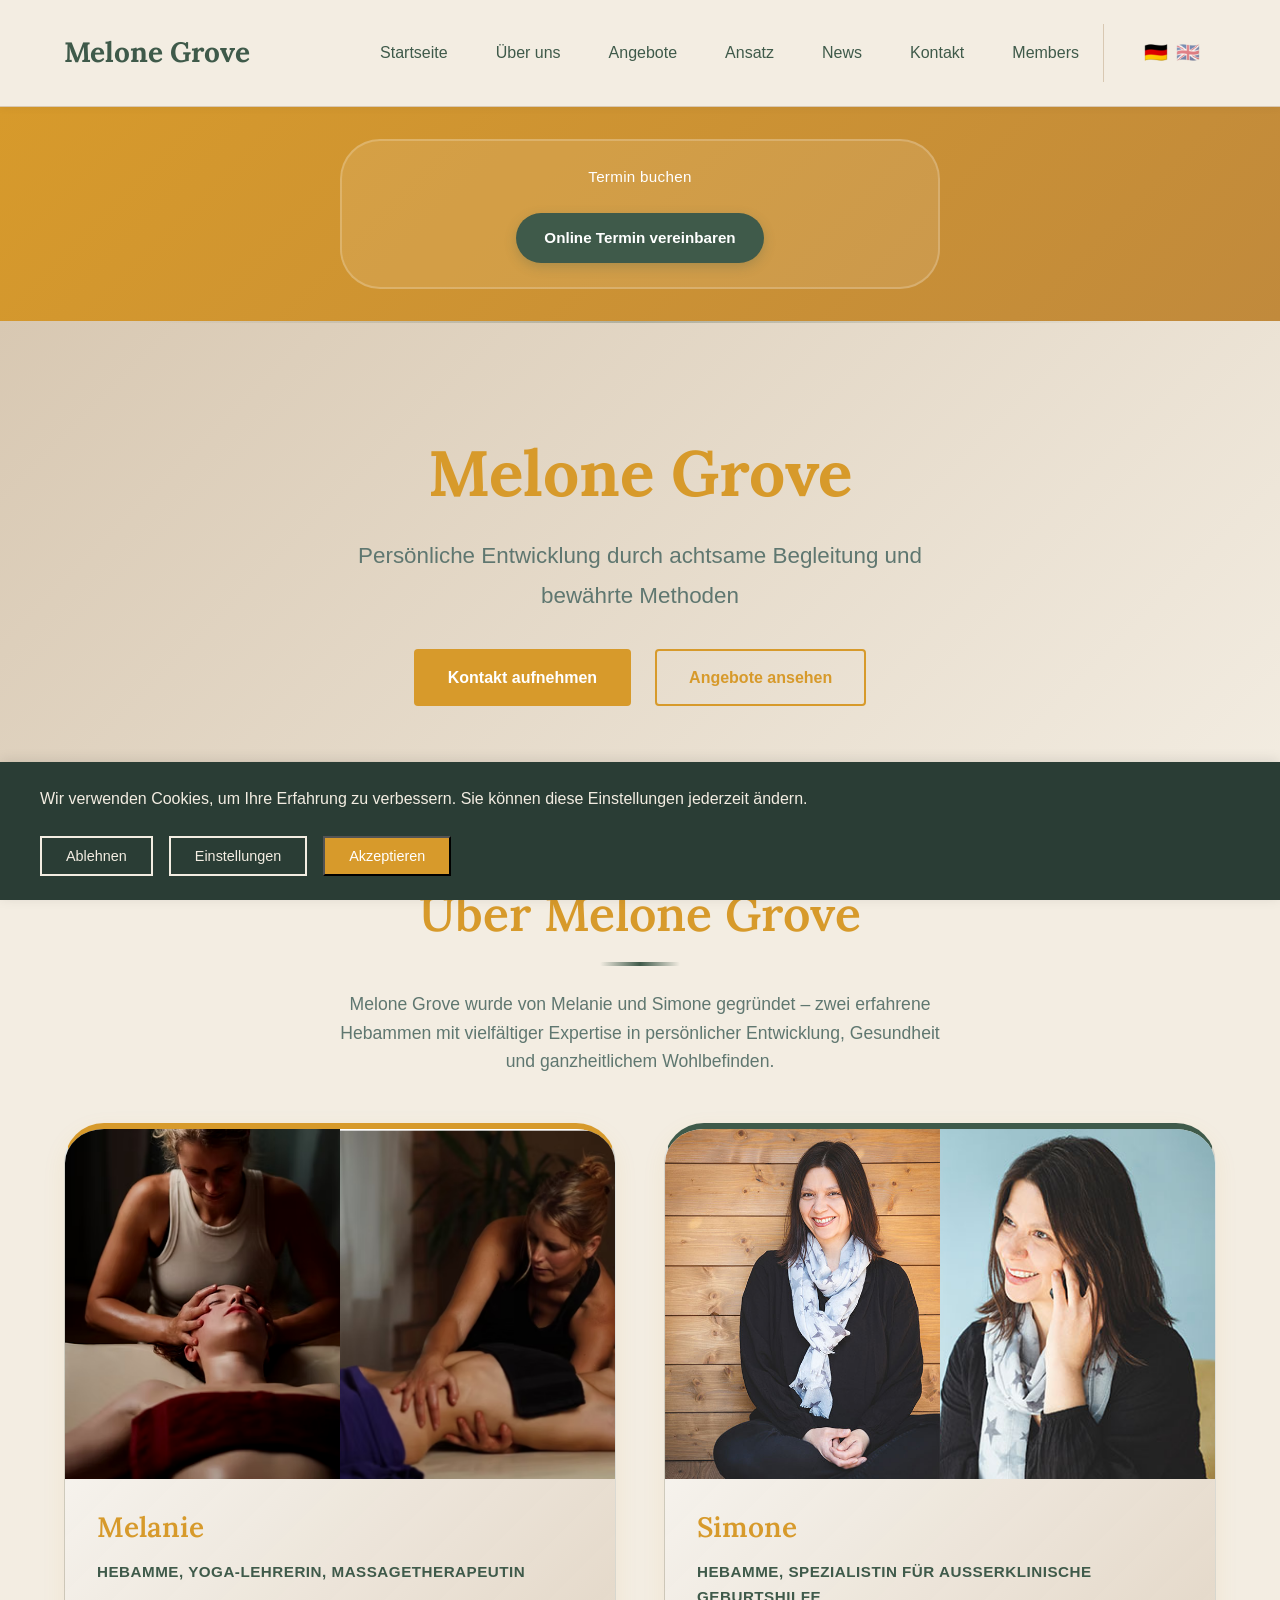
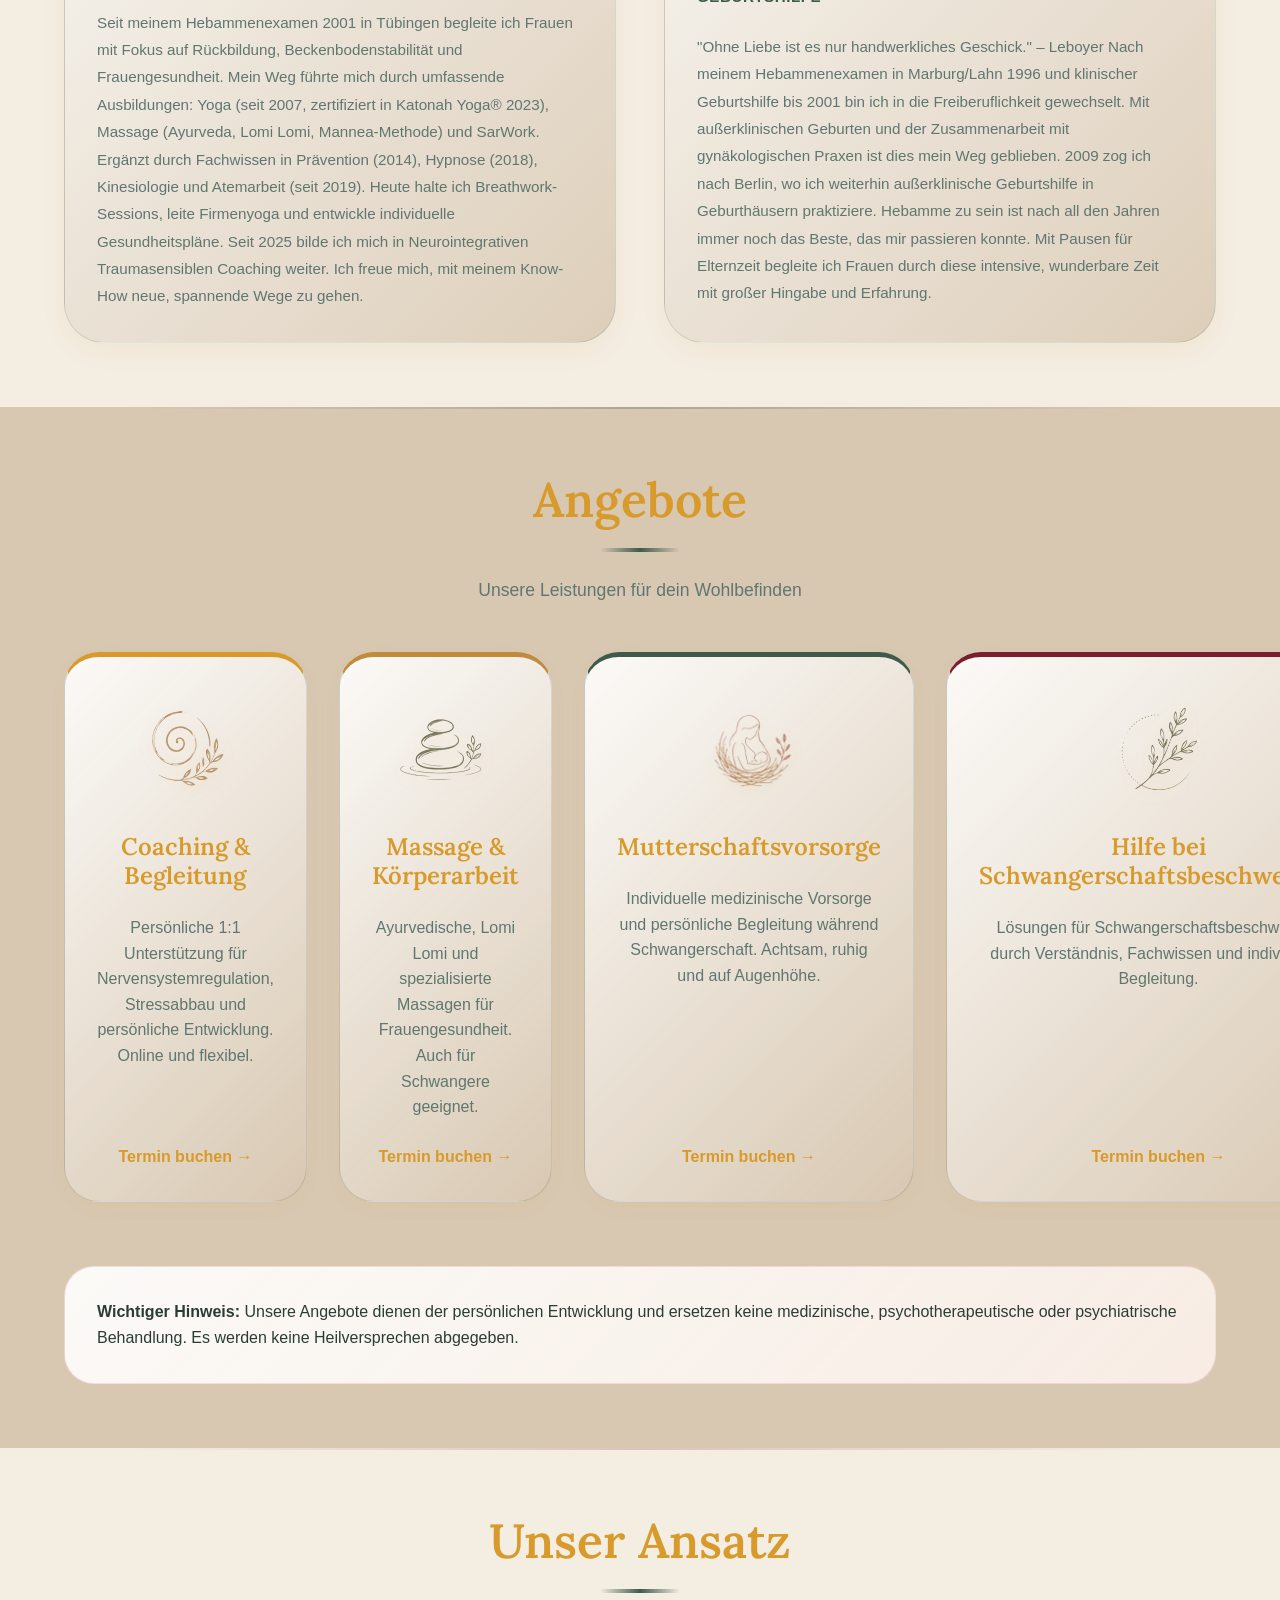
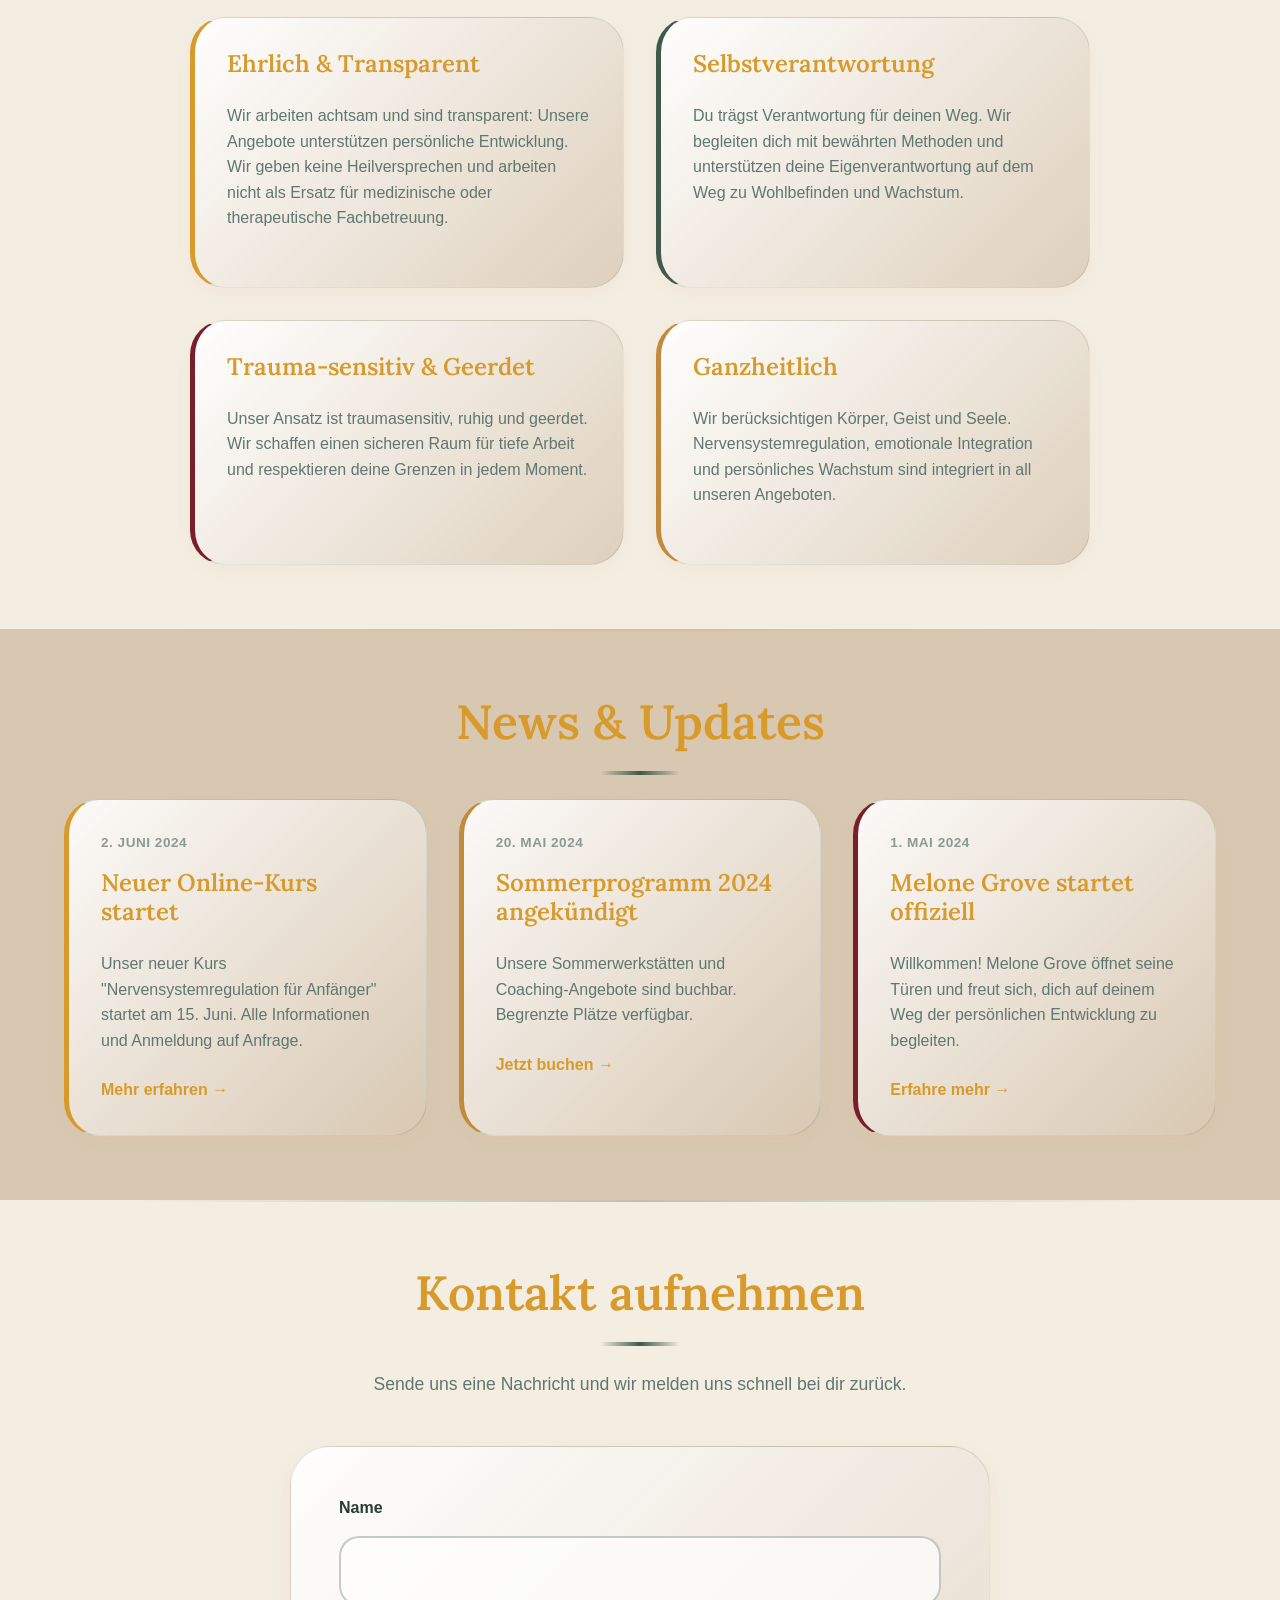
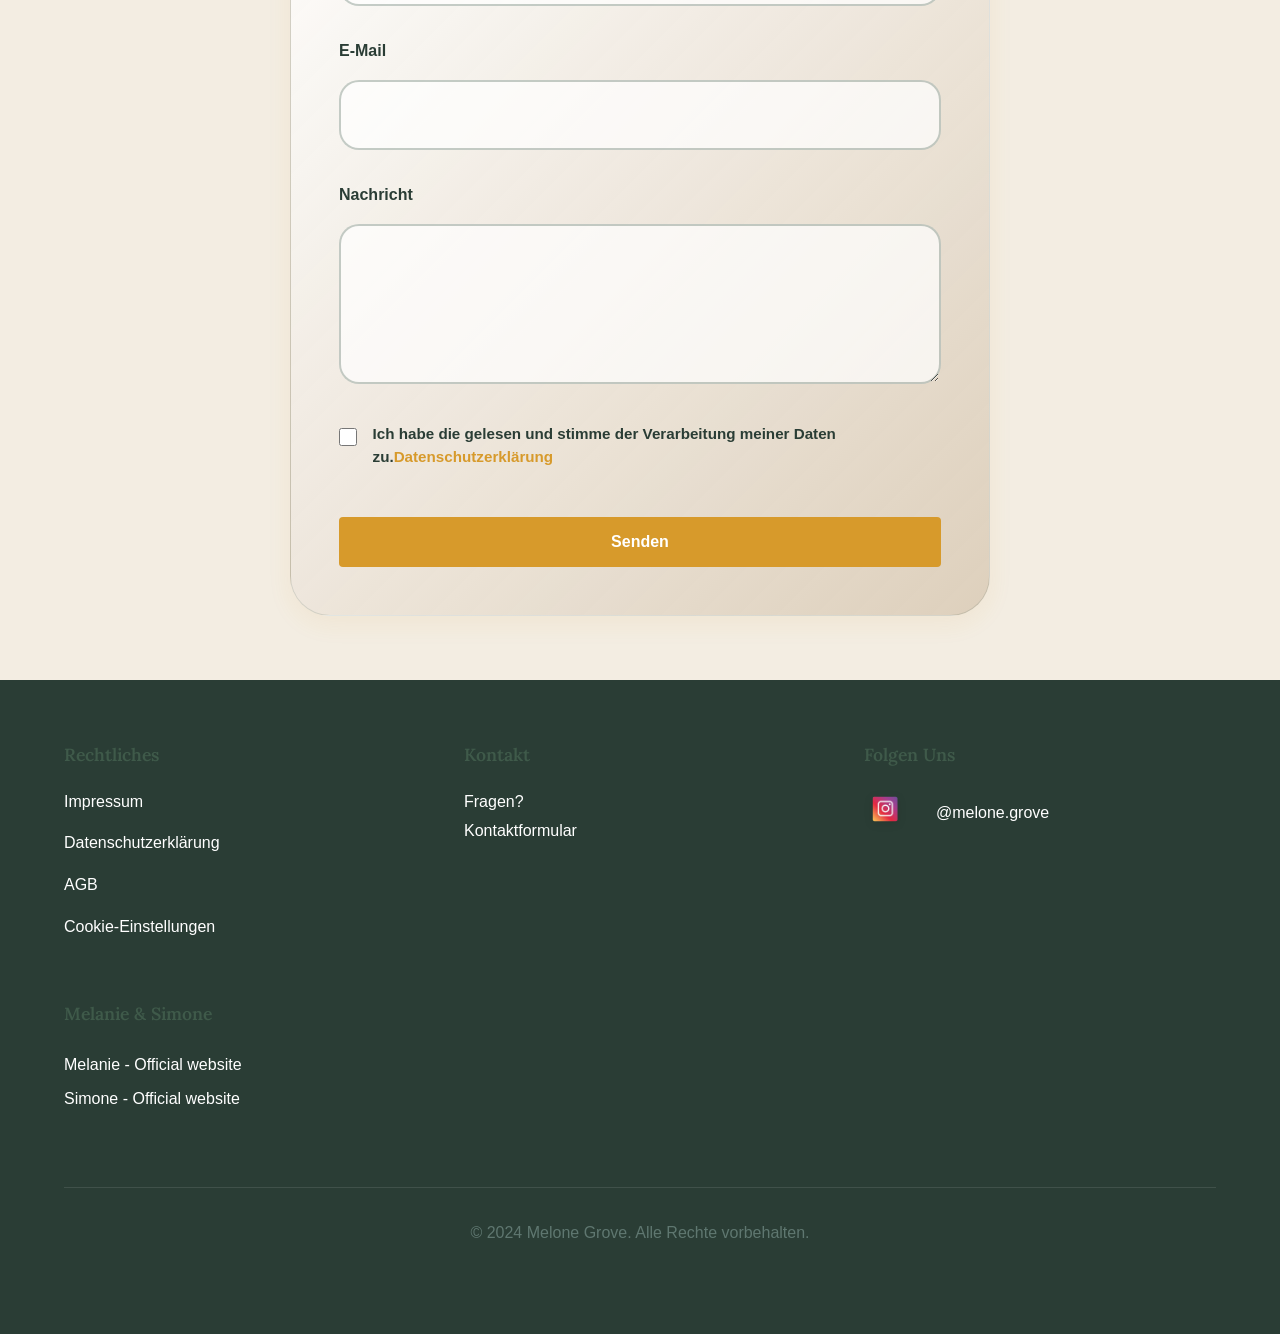
<file: index.html>
<!DOCTYPE html>
<html lang="de">
<head>
    <meta charset="UTF-8">
    <meta name="viewport" content="width=device-width, initial-scale=1.0">
    <meta name="description" content="Melone Grove - Persönliche Entwicklung, Coaching und Workshops für Nervensystemregulation">
    <title>Melone Grove - Coaching & Workshops</title>
    <link href="https://fonts.googleapis.com/css2?family=Lora:ital,wght@0,400;0,500;0,600;0,700;1,400&display=swap" rel="stylesheet">
    <link rel="stylesheet" href="styles.css">
</head>
<body>
    <!-- Cookie Banner -->
    <div id="cookieBanner" class="cookie-banner">
        <div class="cookie-content">
            <p data-i18n="cookie_message">Wir verwenden Cookies, um Ihre Erfahrung zu verbessern. Sie können diese Einstellungen jederzeit ändern.</p>
            <div class="cookie-actions">
                <button id="cookieReject" class="btn-secondary" data-i18n="cookie_reject">Ablehnen</button>
                <button id="cookieSettings" class="btn-secondary" data-i18n="cookie_settings">Einstellungen</button>
                <button id="cookieAccept" class="btn-primary" data-i18n="cookie_accept">Akzeptieren</button>
            </div>
        </div>
    </div>

    <!-- Navigation -->
    <nav class="navbar">
        <div class="navbar-container">
            <div class="navbar-logo">
                <a href="#home">Melone Grove</a>
            </div>
            <button class="hamburger" id="hamburger">
                <span></span>
                <span></span>
                <span></span>
            </button>
            <ul class="navbar-menu" id="navbarMenu">
                <li><a href="#home" class="nav-link" data-i18n="nav_home">Startseite</a></li>
                <li><a href="#about" class="nav-link" data-i18n="nav_about">Über uns</a></li>
                <li><a href="#offers" class="nav-link" data-i18n="nav_offers">Angebote</a></li>
                <li><a href="#approach" class="nav-link" data-i18n="nav_approach">Ansatz</a></li>
                <li><a href="#news" class="nav-link" data-i18n="nav_news">News</a></li>
                <li><a href="#contact" class="nav-link" data-i18n="nav_contact">Kontakt</a></li>
                <li><a href="login.html" class="nav-link" data-i18n="nav_members">Members</a></li>
                <li class="lang-switcher">
                    <button id="langToggle" class="lang-btn" title="Toggle language">
                        <span class="lang-flag lang-de">🇩🇪</span>
                        <span class="lang-flag lang-en">🇬🇧</span>
                    </button>
                </li>
            </ul>
        </div>
    </nav>

    <!-- Booking Hook Banner -->
    <div class="booking-hook">
        <div class="booking-hook-content">
            <span class="booking-hook-text" data-i18n="booking_hook_text">Termin buchen</span>
            <a href="#contact" class="booking-hook-btn" data-i18n="booking_hook_cta">Online Termin vereinbaren</a>
        </div>
    </div>

    <!-- Hero Section -->
    <section id="home" class="hero">
        <div class="hero-content">
            <h1 class="hero-title" data-i18n="hero_title">Melone Grove</h1>
            <p class="hero-subtitle" data-i18n="hero_subtitle">Persönliche Entwicklung durch achtsame Begleitung und bewährte Methoden</p>
            <div class="hero-buttons">
                <a href="#contact" class="btn btn-primary" data-i18n="hero_cta_contact">Kontakt aufnehmen</a>
                <a href="#offers" class="btn btn-secondary" data-i18n="hero_cta_offers">Angebote ansehen</a>
            </div>
        </div>
    </section>

    <!-- About Section -->
    <section id="about" class="about">
        <div class="container">
            <h2 class="section-title" data-i18n="about_section_title">Über Melone Grove</h2>
            <p class="section-intro" data-i18n="about_section_intro">
                Melone Grove wurde von Melanie und Simone gegründet – zwei erfahrene Hebammen mit vielfältiger Expertise in persönlicher Entwicklung, Gesundheit und ganzheitlichem Wohlbefinden.
            </p>

            <div class="team-grid">
                <!-- Melanie Card -->
                <div class="team-card">
                    <div class="team-images">
                        <img src="assets/images/melanie-1.jpg" alt="Melanie Portrait 1" class="team-image">
                        <img src="assets/images/melanie-2.jpg" alt="Melanie Portrait 2" class="team-image">
                    </div>
                    <div class="team-content">
                        <h3 data-i18n="team_melanie_name">Melanie</h3>
                        <p class="team-title" data-i18n="team_melanie_title">Hebamme, Yoga-Lehrerin, Massagetherapeutin</p>
                        <p class="team-bio" data-i18n="team_melanie_bio">
                            Seit meinem Hebammenexamen 2001 in Tübingen begleite ich Frauen mit Fokus auf Rückbildung, Beckenbodenstabilität und Frauengesundheit. Mein Weg führte mich durch umfassende Ausbildungen: Yoga (seit 2007, zertifiziert in Katonah Yoga® 2023), Massage (Ayurveda, Lomi Lomi, Mannea-Methode) und SarWork. Ergänzt durch Fachwissen in Prävention (2014), Hypnose (2018), Kinesiologie und Atemarbeit (seit 2019). Heute halte ich Breathwork-Sessions, leite Firmenyoga und entwickle individuelle Gesundheitspläne. Seit 2025 bilde ich mich in Neurointegrativen Traumasensiblen Coaching weiter. Ich freue mich, mit meinem Know-How neue, spannende Wege zu gehen.
                        </p>
                    </div>
                </div>

                <!-- Simone Card -->
                <div class="team-card">
                    <div class="team-images">
                        <img src="assets/images/simone-1.jpg" alt="Simone Portrait 1" class="team-image">
                        <img src="assets/images/simone-2.jpg" alt="Simone Portrait 2" class="team-image">
                    </div>
                    <div class="team-content">
                        <h3 data-i18n="team_simone_name">Simone</h3>
                        <p class="team-title" data-i18n="team_simone_title">Hebamme, Spezialistin für außerklinische Geburtshilfe</p>
                        <p class="team-bio" data-i18n="team_simone_bio">
                            <em>"Ohne Liebe ist es nur handwerkliches Geschick." – Leboyer</em>
                            Nach meinem Hebammenexamen in Marburg/Lahn 1996 und klinischer Geburtshilfe bis 2001 bin ich in die Freiberuflichkeit gewechselt. Mit außerklinischen Geburten und der Zusammenarbeit mit gynäkologischen Praxen ist dies mein Weg geblieben. 2009 zog ich nach Berlin, wo ich weiterhin außerklinische Geburtshilfe in Geburthäusern praktiziere. Hebamme zu sein ist nach all den Jahren immer noch das Beste, das mir passieren konnte. Mit Pausen für Elternzeit begleite ich Frauen durch diese intensive, wunderbare Zeit mit großer Hingabe und Erfahrung.
                        </p>
                    </div>
                </div>
            </div>
        </div>
    </section>

    <!-- Offers Section -->
    <section id="offers" class="offers">
        <div class="container">
            <h2 class="section-title" data-i18n="offers_section_title">Angebote</h2>
            <p class="section-intro" data-i18n="offers_section_intro">Unsere Leistungen für dein Wohlbefinden</p>

            <div class="offers-grid">
                <!-- Melanie's Offers -->
                <div class="offer-card">
                    <div class="offer-icon">
                        <img src="images/coaching-symbol.png" alt="Coaching & Begleitung" class="offer-icon-img">
                    </div>
                    <h3 data-i18n="offer_1_title">Coaching & Begleitung</h3>
                    <p data-i18n="offer_1_desc">Persönliche 1:1 Unterstützung für Nervensystemregulation, Stressabbau und persönliche Entwicklung. Online und flexibel.</p>
                    <a href="#contact" class="btn-link" data-i18n="offer_cta">Termin buchen →</a>
                </div>

                <div class="offer-card">
                    <div class="offer-icon">
                        <img src="images/massage-symbol.png" alt="Massage & Körperarbeit" class="offer-icon-img">
                    </div>
                    <h3 data-i18n="offer_2_title">Massage & Körperarbeit</h3>
                    <p data-i18n="offer_2_desc">Ayurvedische, Lomi Lomi und spezialisierte Massagen für Frauengesundheit. Auch für Schwangere geeignet.</p>
                    <a href="#contact" class="btn-link" data-i18n="offer_cta">Termin buchen →</a>
                </div>

                <!-- Simone's Offers -->
                <div class="offer-card">
                    <div class="offer-icon">
                        <img src="images/mutterschaft-symbol.png" alt="Mutterschaftsvorsorge" class="offer-icon-img">
                    </div>
                    <h3 data-i18n="offer_3_title">Mutterschaftsvorsorge</h3>
                    <p data-i18n="offer_3_desc">Individuelle medizinische Vorsorge und persönliche Begleitung während Schwangerschaft. Achtsam, ruhig und auf Augenhöhe.</p>
                    <a href="#contact" class="btn-link" data-i18n="offer_cta">Termin buchen →</a>
                </div>

                <div class="offer-card">
                    <div class="offer-icon">
                        <img src="images/schwangerschaft-symbol.png" alt="Hilfe bei Schwangerschaftsbeschwerden" class="offer-icon-img">
                    </div>
                    <h3 data-i18n="offer_4_title">Hilfe bei Schwangerschaftsbeschwerden</h3>
                    <p data-i18n="offer_4_desc">Lösungen für Schwangerschaftsbeschwerden durch Verständnis, Fachwissen und individuelle Begleitung.</p>
                    <a href="#contact" class="btn-link" data-i18n="offer_cta">Termin buchen →</a>
                </div>
            </div>

            <div class="disclaimer-box">
                <p><strong>Wichtiger Hinweis:</strong> Unsere Angebote dienen der persönlichen Entwicklung und ersetzen keine medizinische, psychotherapeutische oder psychiatrische Behandlung. Es werden keine Heilversprechen abgegeben.</p>
            </div>
        </div>
    </section>

    <!-- Approach Section -->
    <section id="approach" class="approach">
        <div class="container">
            <h2 class="section-title" data-i18n="approach_section_title">Unser Ansatz</h2>
            <div class="approach-content">
                <div class="approach-item">
                    <h3 data-i18n="approach_1_heading">Ehrlich & Transparent</h3>
                    <p data-i18n="approach_1_text">Wir arbeiten achtsam und sind transparent: Unsere Angebote unterstützen persönliche Entwicklung. Wir geben keine Heilversprechen und arbeiten nicht als Ersatz für medizinische oder therapeutische Fachbetreuung.</p>
                </div>
                <div class="approach-item">
                    <h3 data-i18n="approach_2_heading">Selbstverantwortung</h3>
                    <p data-i18n="approach_2_text">Du trägst Verantwortung für deinen Weg. Wir begleiten dich mit bewährten Methoden und unterstützen deine Eigenverantwortung auf dem Weg zu Wohlbefinden und Wachstum.</p>
                </div>
                <div class="approach-item">
                    <h3 data-i18n="approach_3_heading">Trauma-sensitiv & Geerdet</h3>
                    <p data-i18n="approach_3_text">Unser Ansatz ist traumasensitiv, ruhig und geerdet. Wir schaffen einen sicheren Raum für tiefe Arbeit und respektieren deine Grenzen in jedem Moment.</p>
                </div>
                <div class="approach-item">
                    <h3 data-i18n="approach_4_heading">Ganzheitlich</h3>
                    <p data-i18n="approach_4_text">Wir berücksichtigen Körper, Geist und Seele. Nervensystemregulation, emotionale Integration und persönliches Wachstum sind integriert in all unseren Angeboten.</p>
                </div>
            </div>
        </div>
    </section>

    <!-- News Section -->
    <section id="news" class="news">
        <div class="container">
            <h2 class="section-title" data-i18n="news_title">News & Updates</h2>
            <div class="news-grid">
                <article class="news-card">
                    <div class="news-date" data-i18n="news_1_date">2. Juni 2024</div>
                    <h3 data-i18n="news_1_title">Neuer Online-Kurs startet</h3>
                    <p data-i18n="news_1_text">Unser neuer Kurs "Nervensystemregulation für Anfänger" startet am 15. Juni. Alle Informationen und Anmeldung auf Anfrage.</p>
                    <a href="#contact" class="btn-link" data-i18n="news_1_link">Mehr erfahren →</a>
                </article>
                <article class="news-card">
                    <div class="news-date" data-i18n="news_2_date">20. Mai 2024</div>
                    <h3 data-i18n="news_2_title">Sommerprogramm 2024 angekündigt</h3>
                    <p data-i18n="news_2_text">Unsere Sommerwerkstätten und Coaching-Angebote sind buchbar. Begrenzte Plätze verfügbar.</p>
                    <a href="#contact" class="btn-link" data-i18n="news_2_link">Jetzt buchen →</a>
                </article>
                <article class="news-card">
                    <div class="news-date" data-i18n="news_3_date">1. Mai 2024</div>
                    <h3 data-i18n="news_3_title">Melone Grove startet offiziell</h3>
                    <p data-i18n="news_3_text">Willkommen! Melone Grove öffnet seine Türen und freut sich, dich auf deinem Weg der persönlichen Entwicklung zu begleiten.</p>
                    <a href="#about" class="btn-link" data-i18n="news_3_link">Erfahre mehr →</a>
                </article>
            </div>
        </div>
    </section>

    <!-- Contact Section -->
    <section id="contact" class="contact">
        <div class="container">
            <h2 class="section-title" data-i18n="contact_title">Kontakt aufnehmen</h2>
            <p class="section-intro" data-i18n="contact_intro">Sende uns eine Nachricht und wir melden uns schnell bei dir zurück.</p>

            <form id="contactForm" class="contact-form">
                <div class="form-group">
                    <label for="name" data-i18n="form_name">Name *</label>
                    <input type="text" id="name" name="name" required>
                </div>
                <div class="form-group">
                    <label for="email" data-i18n="form_email">E-Mail *</label>
                    <input type="email" id="email" name="email" required>
                </div>
                <div class="form-group">
                    <label for="message" data-i18n="form_message">Nachricht *</label>
                    <textarea id="message" name="message" rows="6" required></textarea>
                </div>
                <div class="form-group checkbox">
                    <input type="checkbox" id="gdpr" name="gdpr" required>
                    <label for="gdpr" data-i18n="form_gdpr">Ich habe die <a href="datenschutz.html" target="_blank">Datenschutzerklärung</a> gelesen und stimme der Verarbeitung meiner Daten zu. *</label>
                </div>
                <button type="submit" class="btn btn-primary" data-i18n="form_submit">Senden</button>
                <div id="formMessage" class="form-message"></div>
            </form>
        </div>
    </section>

    <!-- Footer -->
    <footer class="footer">
        <div class="container">
            <div class="footer-content">
                <div class="footer-section">
                    <h4 data-i18n="footer_legal">Rechtliches</h4>
                    <ul>
                        <li><a href="impressum.html" data-i18n="footer_impressum">Impressum</a></li>
                        <li><a href="datenschutz.html" data-i18n="footer_privacy">Datenschutzerklärung</a></li>
                        <li><a href="agb.html" data-i18n="footer_terms">AGB</a></li>
                        <li><a href="#" id="cookieSettingsFooter" data-i18n="footer_cookies">Cookie-Einstellungen</a></li>
                    </ul>
                </div>

                <div class="footer-section">
                    <h4 data-i18n="footer_contact_title">Kontakt</h4>
                    <p><span data-i18n="footer_questions">Fragen?</span><br><a href="#contact" class="footer-link" data-i18n="footer_contact_form">Kontaktformular</a></p>
                </div>

                <div class="footer-section">
                    <h4 data-i18n="footer_instagram_title">Folgen Uns</h4>
                    <p class="instagram-section">
                        <a href="https://instagram.com/melone.grove.wellness" target="_blank" class="ig-link">
                            <img src="images/IG_logo.png" alt="Instagram" class="ig-logo">
                        </a><br>
                        <span>@melone.grove</span>
                    </p>
                </div>

                <div class="footer-section">
                    <h4 data-i18n="footer_websites_title">Melanie & Simone</h4>
                    <p>
                        <a href="https://www.melanie-zervos.de/about" target="_blank" class="footer-link" data-i18n="footer_melanie_site">Melanie - Official website</a><br>
                        <a href="https://hebamme-se.de/" target="_blank" class="footer-link" data-i18n="footer_simone_site">Simone - Official website</a>
                    </p>
                </div>
            </div>
            <div class="footer-bottom">
                <p data-i18n="footer_copyright">&copy; 2024 Melone Grove. Alle Rechte vorbehalten.</p>
            </div>
        </div>
    </footer>

    <script src="i18n.js"></script>
    <script src="script.js"></script>
</body>
</html>
</file>
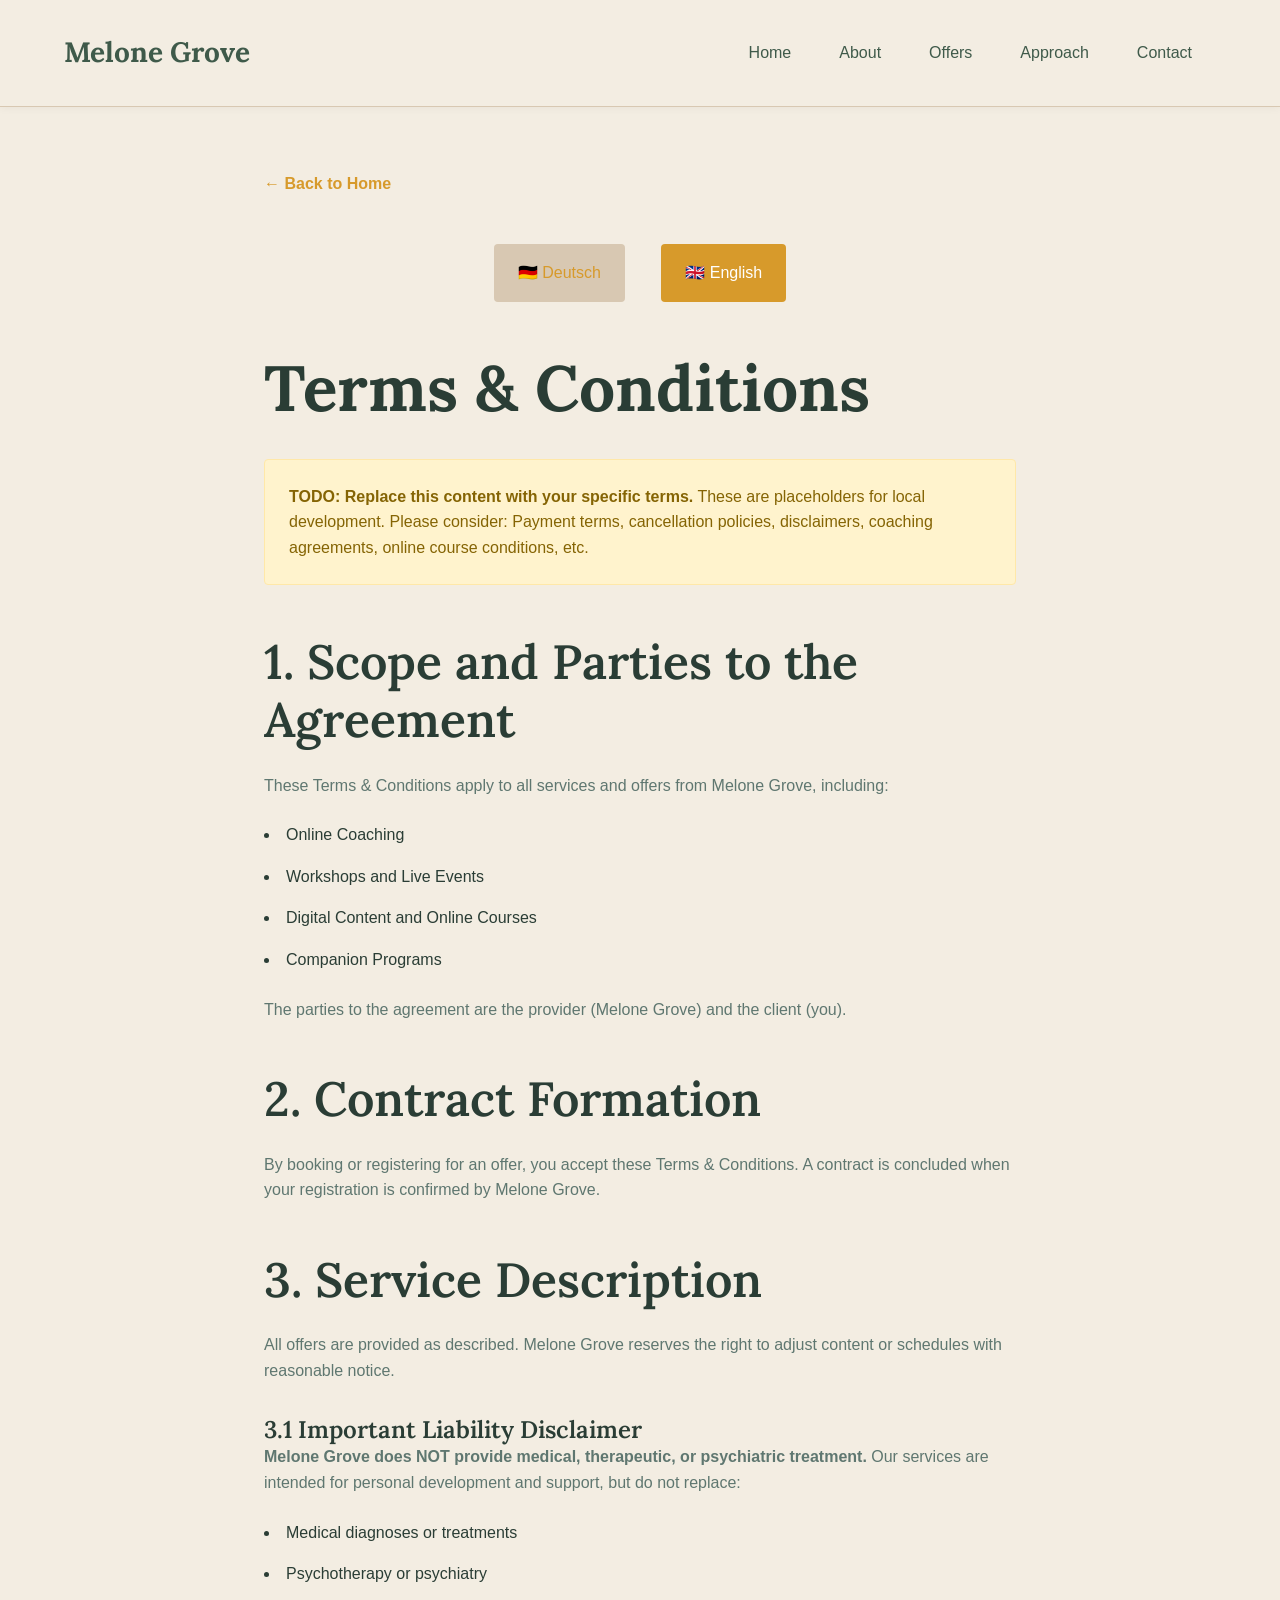
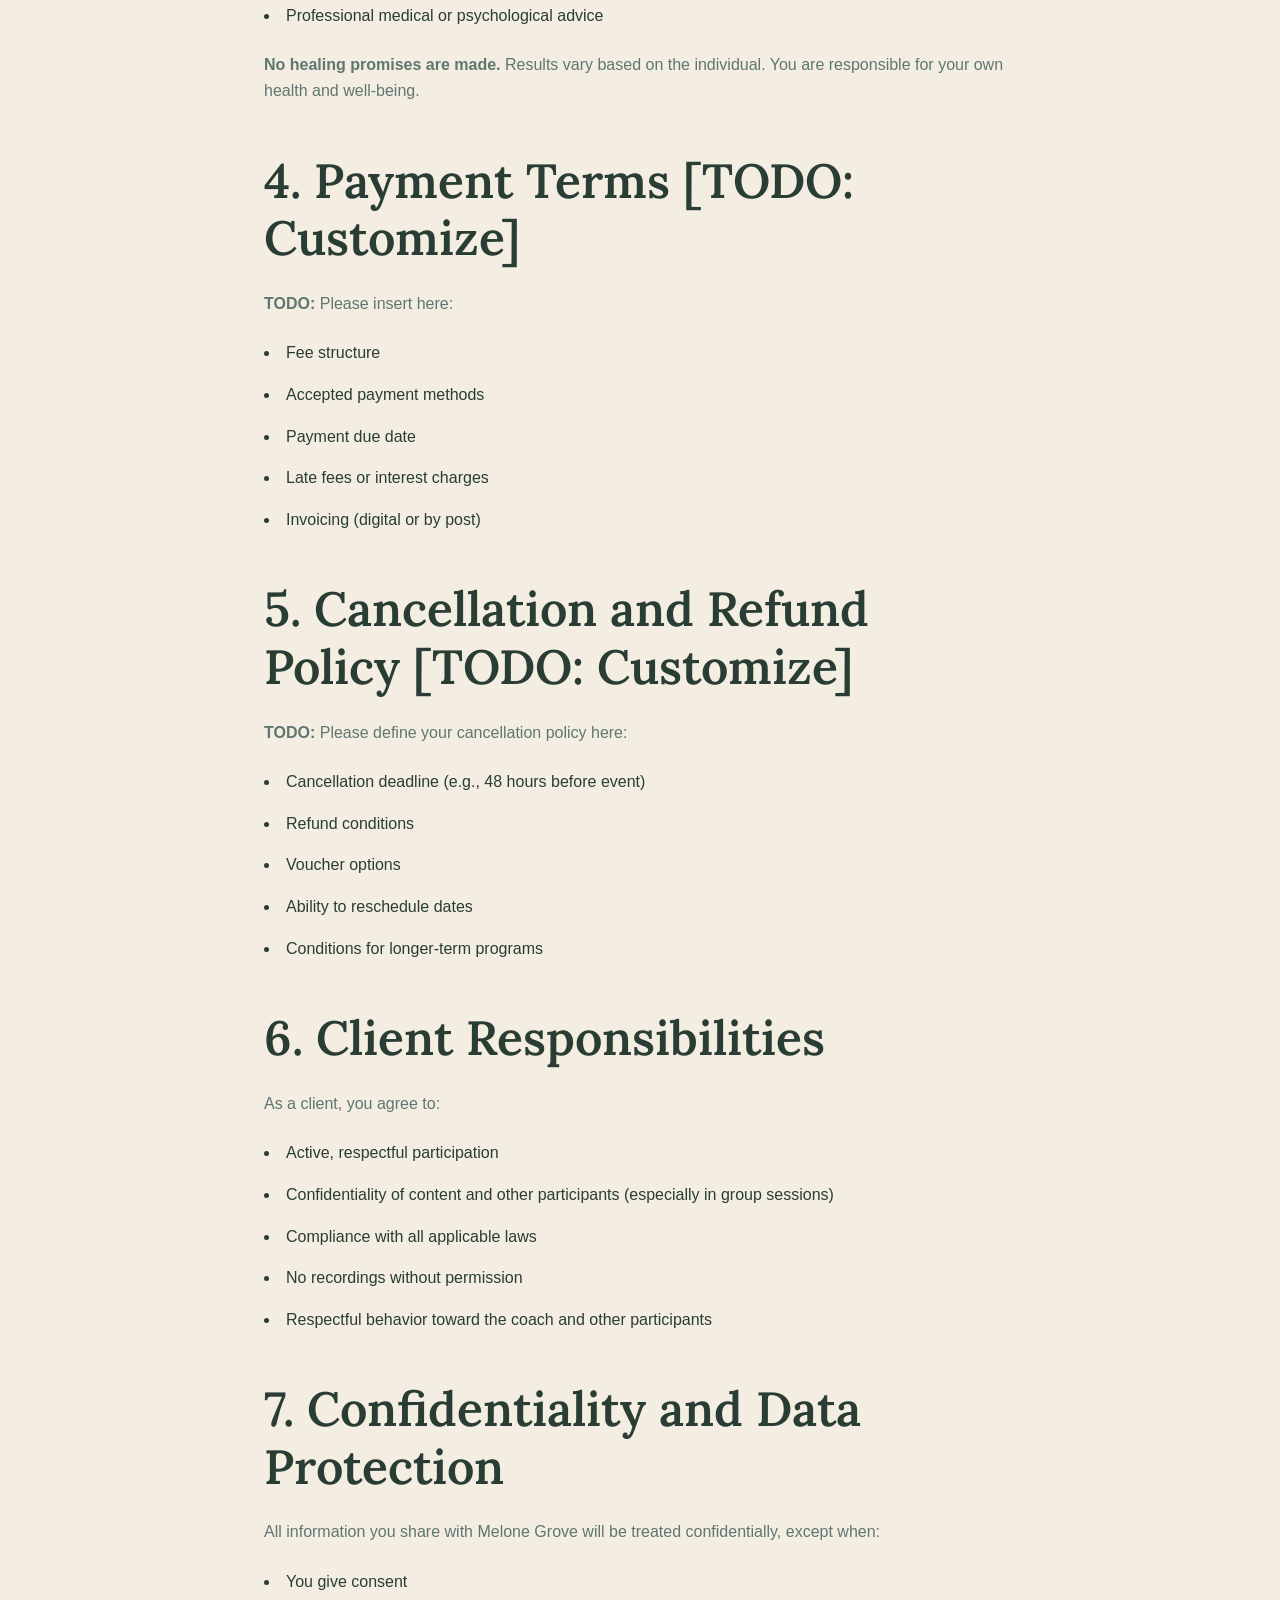
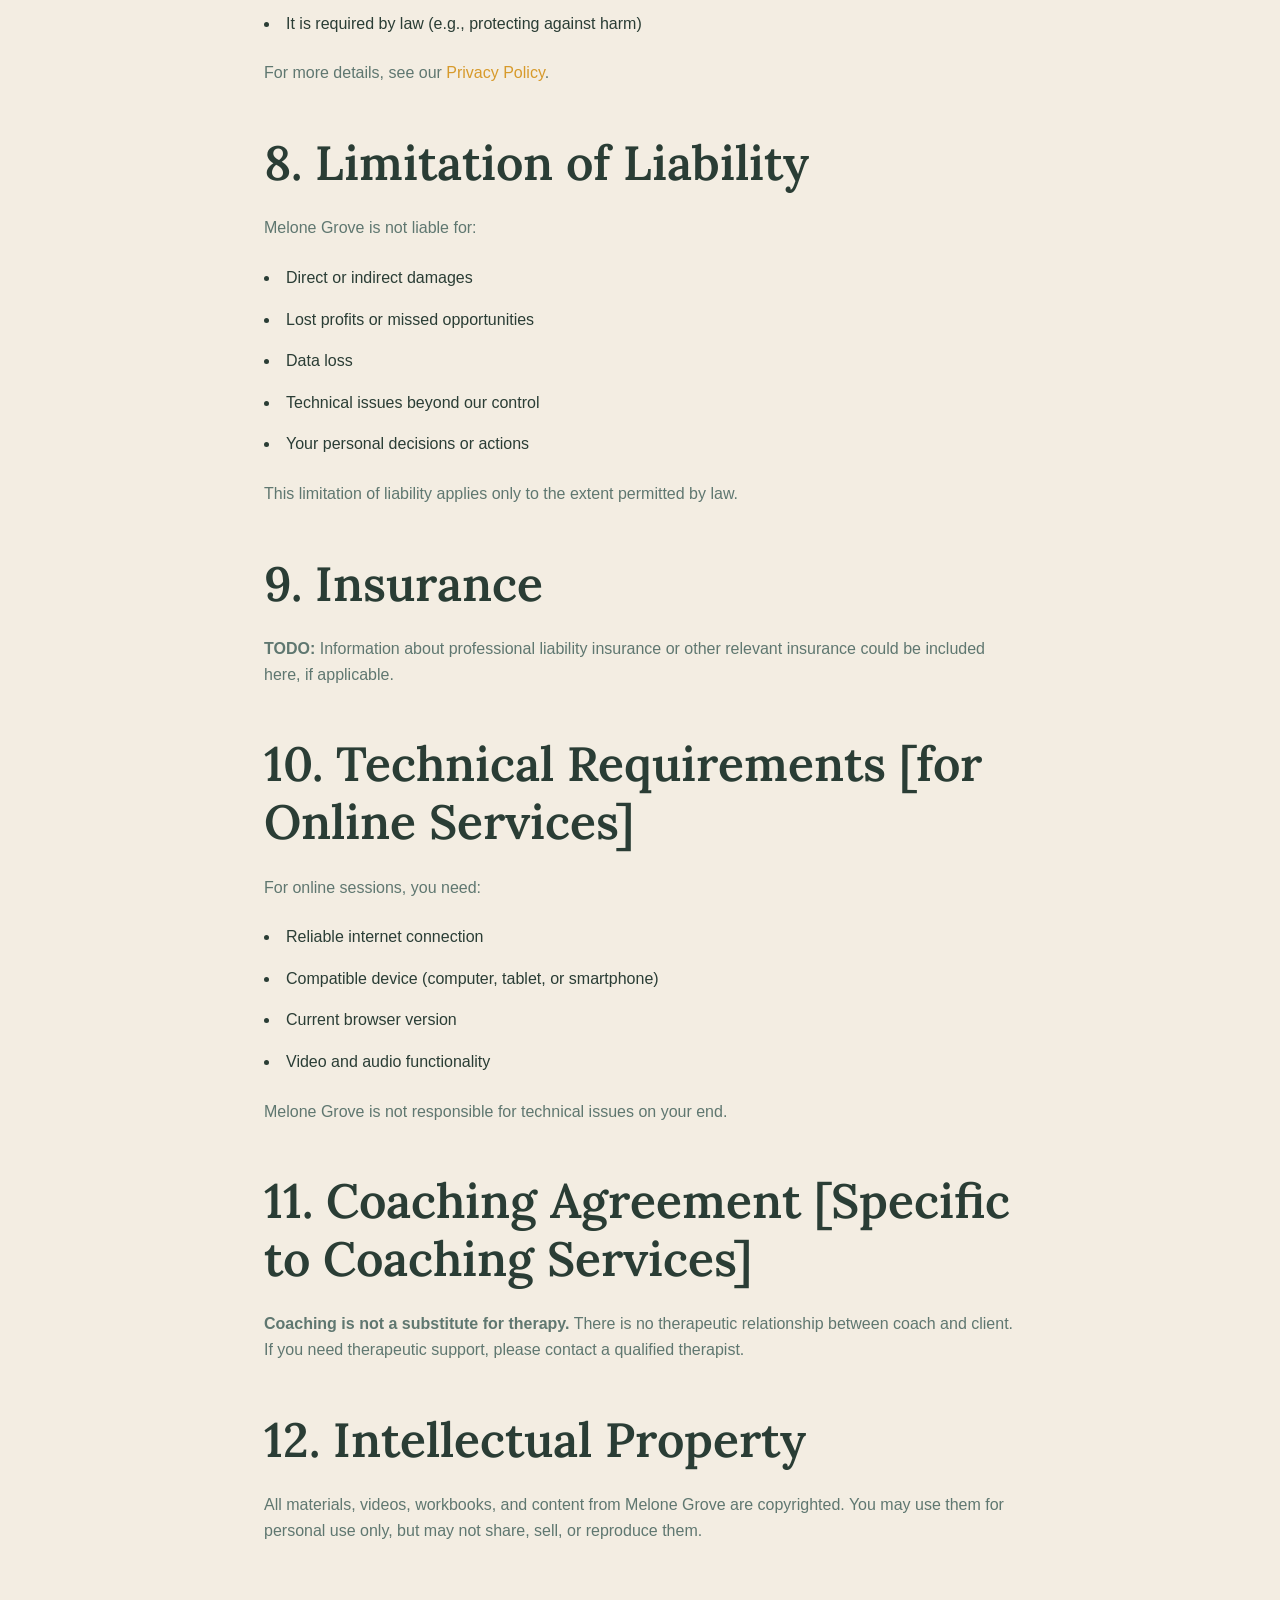
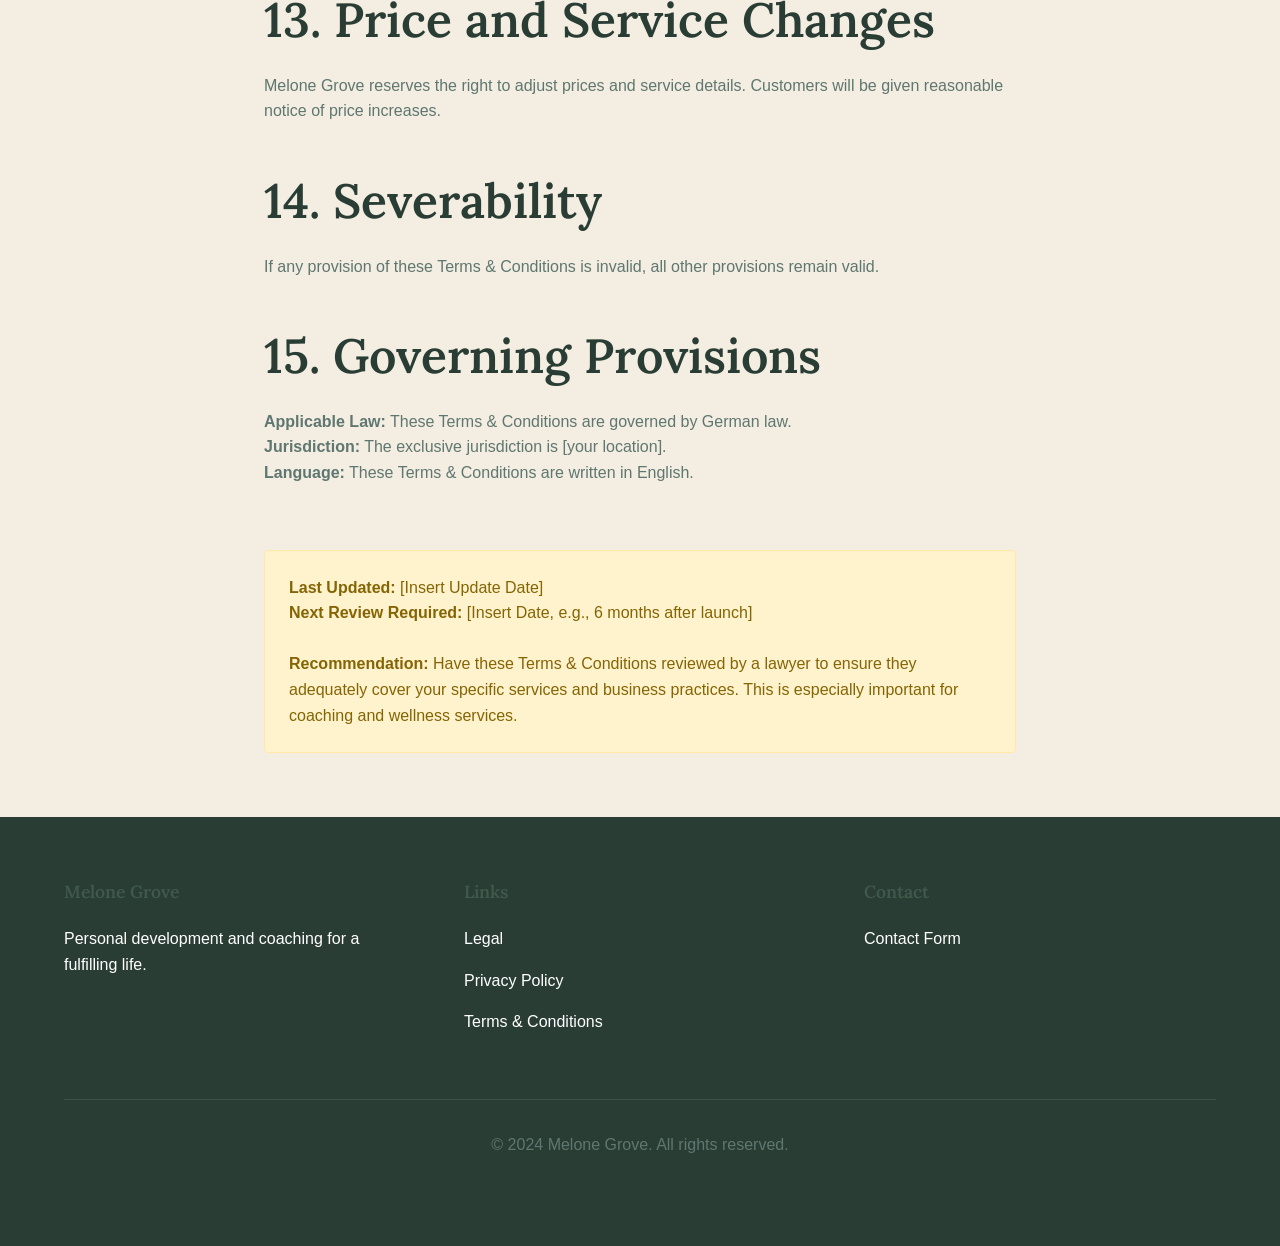
<file: agb-en.html>
<!DOCTYPE html>
<html lang="en">
<head>
    <meta charset="UTF-8">
    <meta name="viewport" content="width=device-width, initial-scale=1.0">
    <meta name="description" content="Terms & Conditions - Melone Grove">
    <title>Terms & Conditions - Melone Grove</title>
    <link href="https://fonts.googleapis.com/css2?family=Lora:ital,wght@0,400;0,500;0,600&display=swap" rel="stylesheet">
    <link rel="stylesheet" href="styles.css">
    <style>
        .legal-content {
            max-width: 800px;
            margin: var(--spacing-2xl) auto;
            padding: 0 var(--spacing-md);
        }
        .legal-content h2 {
            margin-top: var(--spacing-xl);
            margin-bottom: var(--spacing-md);
        }
        .legal-content h3 {
            margin-top: var(--spacing-lg);
        }
        .legal-content p {
            margin-bottom: var(--spacing-md);
        }
        .legal-content ul {
            list-style-position: inside;
            margin-bottom: var(--spacing-md);
        }
        .legal-content li {
            margin-bottom: var(--spacing-sm);
        }
        .placeholder {
            background-color: #FFF3CD;
            border: 1px solid #FFE8A8;
            padding: var(--spacing-md);
            border-radius: 4px;
            margin: var(--spacing-lg) 0;
            color: #856404;
        }
        .back-link {
            margin-bottom: var(--spacing-xl);
        }
        .lang-switcher-page {
            margin-bottom: var(--spacing-xl);
            text-align: center;
        }
        .lang-switcher-page a {
            display: inline-block;
            margin: 0 var(--spacing-sm);
            padding: var(--spacing-sm) var(--spacing-md);
            background-color: var(--color-bg-secondary);
            border-radius: 4px;
            transition: var(--transition);
        }
        .lang-switcher-page a:hover {
            background-color: var(--color-accent);
            color: var(--color-white);
        }
        .lang-switcher-page a.active {
            background-color: var(--color-primary);
            color: var(--color-white);
        }
    </style>
</head>
<body>
    <!-- Navigation -->
    <nav class="navbar">
        <div class="navbar-container">
            <div class="navbar-logo">
                <a href="index.html">Melone Grove</a>
            </div>
            <button class="hamburger" id="hamburger">
                <span></span>
                <span></span>
                <span></span>
            </button>
            <ul class="navbar-menu" id="navbarMenu">
                <li><a href="index.html" class="nav-link">Home</a></li>
                <li><a href="index.html#about" class="nav-link">About</a></li>
                <li><a href="index.html#offers" class="nav-link">Offers</a></li>
                <li><a href="index.html#approach" class="nav-link">Approach</a></li>
                <li><a href="index.html#contact" class="nav-link">Contact</a></li>
            </ul>
        </div>
    </nav>

    <!-- Main Content -->
    <main>
        <div class="legal-content">
            <div class="back-link">
                <a href="index.html" class="btn-link">← Back to Home</a>
            </div>

            <div class="lang-switcher-page">
                <a href="agb.html">🇩🇪 Deutsch</a>
                <a href="agb-en.html" class="active">🇬🇧 English</a>
            </div>

            <h1>Terms & Conditions</h1>

            <div class="placeholder">
                <strong>TODO: Replace this content with your specific terms.</strong> These are placeholders for local development. Please consider: Payment terms, cancellation policies, disclaimers, coaching agreements, online course conditions, etc.
            </div>

            <h2>1. Scope and Parties to the Agreement</h2>
            <p>
                These Terms & Conditions apply to all services and offers from Melone Grove, including:
            </p>
            <ul>
                <li>Online Coaching</li>
                <li>Workshops and Live Events</li>
                <li>Digital Content and Online Courses</li>
                <li>Companion Programs</li>
            </ul>
            <p>
                The parties to the agreement are the provider (Melone Grove) and the client (you).
            </p>

            <h2>2. Contract Formation</h2>
            <p>
                By booking or registering for an offer, you accept these Terms & Conditions. A contract is concluded when your registration is confirmed by Melone Grove.
            </p>

            <h2>3. Service Description</h2>
            <p>
                All offers are provided as described. Melone Grove reserves the right to adjust content or schedules with reasonable notice.
            </p>

            <h3>3.1 Important Liability Disclaimer</h3>
            <p>
                <strong>Melone Grove does NOT provide medical, therapeutic, or psychiatric treatment.</strong> Our services are intended for personal development and support, but do not replace:
            </p>
            <ul>
                <li>Medical diagnoses or treatments</li>
                <li>Psychotherapy or psychiatry</li>
                <li>Professional medical or psychological advice</li>
            </ul>
            <p>
                <strong>No healing promises are made.</strong> Results vary based on the individual. You are responsible for your own health and well-being.
            </p>

            <h2>4. Payment Terms [TODO: Customize]</h2>
            <p>
                <strong>TODO:</strong> Please insert here:
            </p>
            <ul>
                <li>Fee structure</li>
                <li>Accepted payment methods</li>
                <li>Payment due date</li>
                <li>Late fees or interest charges</li>
                <li>Invoicing (digital or by post)</li>
            </ul>

            <h2>5. Cancellation and Refund Policy [TODO: Customize]</h2>
            <p>
                <strong>TODO:</strong> Please define your cancellation policy here:
            </p>
            <ul>
                <li>Cancellation deadline (e.g., 48 hours before event)</li>
                <li>Refund conditions</li>
                <li>Voucher options</li>
                <li>Ability to reschedule dates</li>
                <li>Conditions for longer-term programs</li>
            </ul>

            <h2>6. Client Responsibilities</h2>
            <p>
                As a client, you agree to:
            </p>
            <ul>
                <li>Active, respectful participation</li>
                <li>Confidentiality of content and other participants (especially in group sessions)</li>
                <li>Compliance with all applicable laws</li>
                <li>No recordings without permission</li>
                <li>Respectful behavior toward the coach and other participants</li>
            </ul>

            <h2>7. Confidentiality and Data Protection</h2>
            <p>
                All information you share with Melone Grove will be treated confidentially, except when:
            </p>
            <ul>
                <li>You give consent</li>
                <li>It is required by law (e.g., protecting against harm)</li>
            </ul>
            <p>
                For more details, see our <a href="datenschutz-en.html">Privacy Policy</a>.
            </p>

            <h2>8. Limitation of Liability</h2>
            <p>
                Melone Grove is not liable for:
            </p>
            <ul>
                <li>Direct or indirect damages</li>
                <li>Lost profits or missed opportunities</li>
                <li>Data loss</li>
                <li>Technical issues beyond our control</li>
                <li>Your personal decisions or actions</li>
            </ul>
            <p>
                This limitation of liability applies only to the extent permitted by law.
            </p>

            <h2>9. Insurance</h2>
            <p>
                <strong>TODO:</strong> Information about professional liability insurance or other relevant insurance could be included here, if applicable.
            </p>

            <h2>10. Technical Requirements [for Online Services]</h2>
            <p>
                For online sessions, you need:
            </p>
            <ul>
                <li>Reliable internet connection</li>
                <li>Compatible device (computer, tablet, or smartphone)</li>
                <li>Current browser version</li>
                <li>Video and audio functionality</li>
            </ul>
            <p>
                Melone Grove is not responsible for technical issues on your end.
            </p>

            <h2>11. Coaching Agreement [Specific to Coaching Services]</h2>
            <p>
                <strong>Coaching is not a substitute for therapy.</strong> There is no therapeutic relationship between coach and client. If you need therapeutic support, please contact a qualified therapist.
            </p>

            <h2>12. Intellectual Property</h2>
            <p>
                All materials, videos, workbooks, and content from Melone Grove are copyrighted. You may use them for personal use only, but may not share, sell, or reproduce them.
            </p>

            <h2>13. Price and Service Changes</h2>
            <p>
                Melone Grove reserves the right to adjust prices and service details. Customers will be given reasonable notice of price increases.
            </p>

            <h2>14. Severability</h2>
            <p>
                If any provision of these Terms & Conditions is invalid, all other provisions remain valid.
            </p>

            <h2>15. Governing Provisions</h2>
            <p>
                <strong>Applicable Law:</strong> These Terms & Conditions are governed by German law.<br>
                <strong>Jurisdiction:</strong> The exclusive jurisdiction is [your location].<br>
                <strong>Language:</strong> These Terms & Conditions are written in English.
            </p>

            <div class="placeholder" style="margin-top: var(--spacing-2xl);">
                <strong>Last Updated:</strong> [Insert Update Date]<br>
                <strong>Next Review Required:</strong> [Insert Date, e.g., 6 months after launch]<br><br>
                <strong>Recommendation:</strong> Have these Terms & Conditions reviewed by a lawyer to ensure they adequately cover your specific services and business practices. This is especially important for coaching and wellness services.
            </div>
        </div>
    </main>

    <!-- Footer -->
    <footer class="footer">
        <div class="container">
            <div class="footer-content">
                <div class="footer-section">
                    <h4>Melone Grove</h4>
                    <p>Personal development and coaching for a fulfilling life.</p>
                </div>
                <div class="footer-section">
                    <h4>Links</h4>
                    <ul>
                        <li><a href="impressum-en.html">Legal</a></li>
                        <li><a href="datenschutz-en.html">Privacy Policy</a></li>
                        <li><a href="agb-en.html">Terms & Conditions</a></li>
                    </ul>
                </div>
                <div class="footer-section">
                    <h4>Contact</h4>
                    <p><a href="index.html#contact">Contact Form</a></p>
                </div>
            </div>
            <div class="footer-bottom">
                <p>&copy; 2024 Melone Grove. All rights reserved.</p>
            </div>
        </div>
    </footer>

    <script src="script.js"></script>
</body>
</html>
</file>
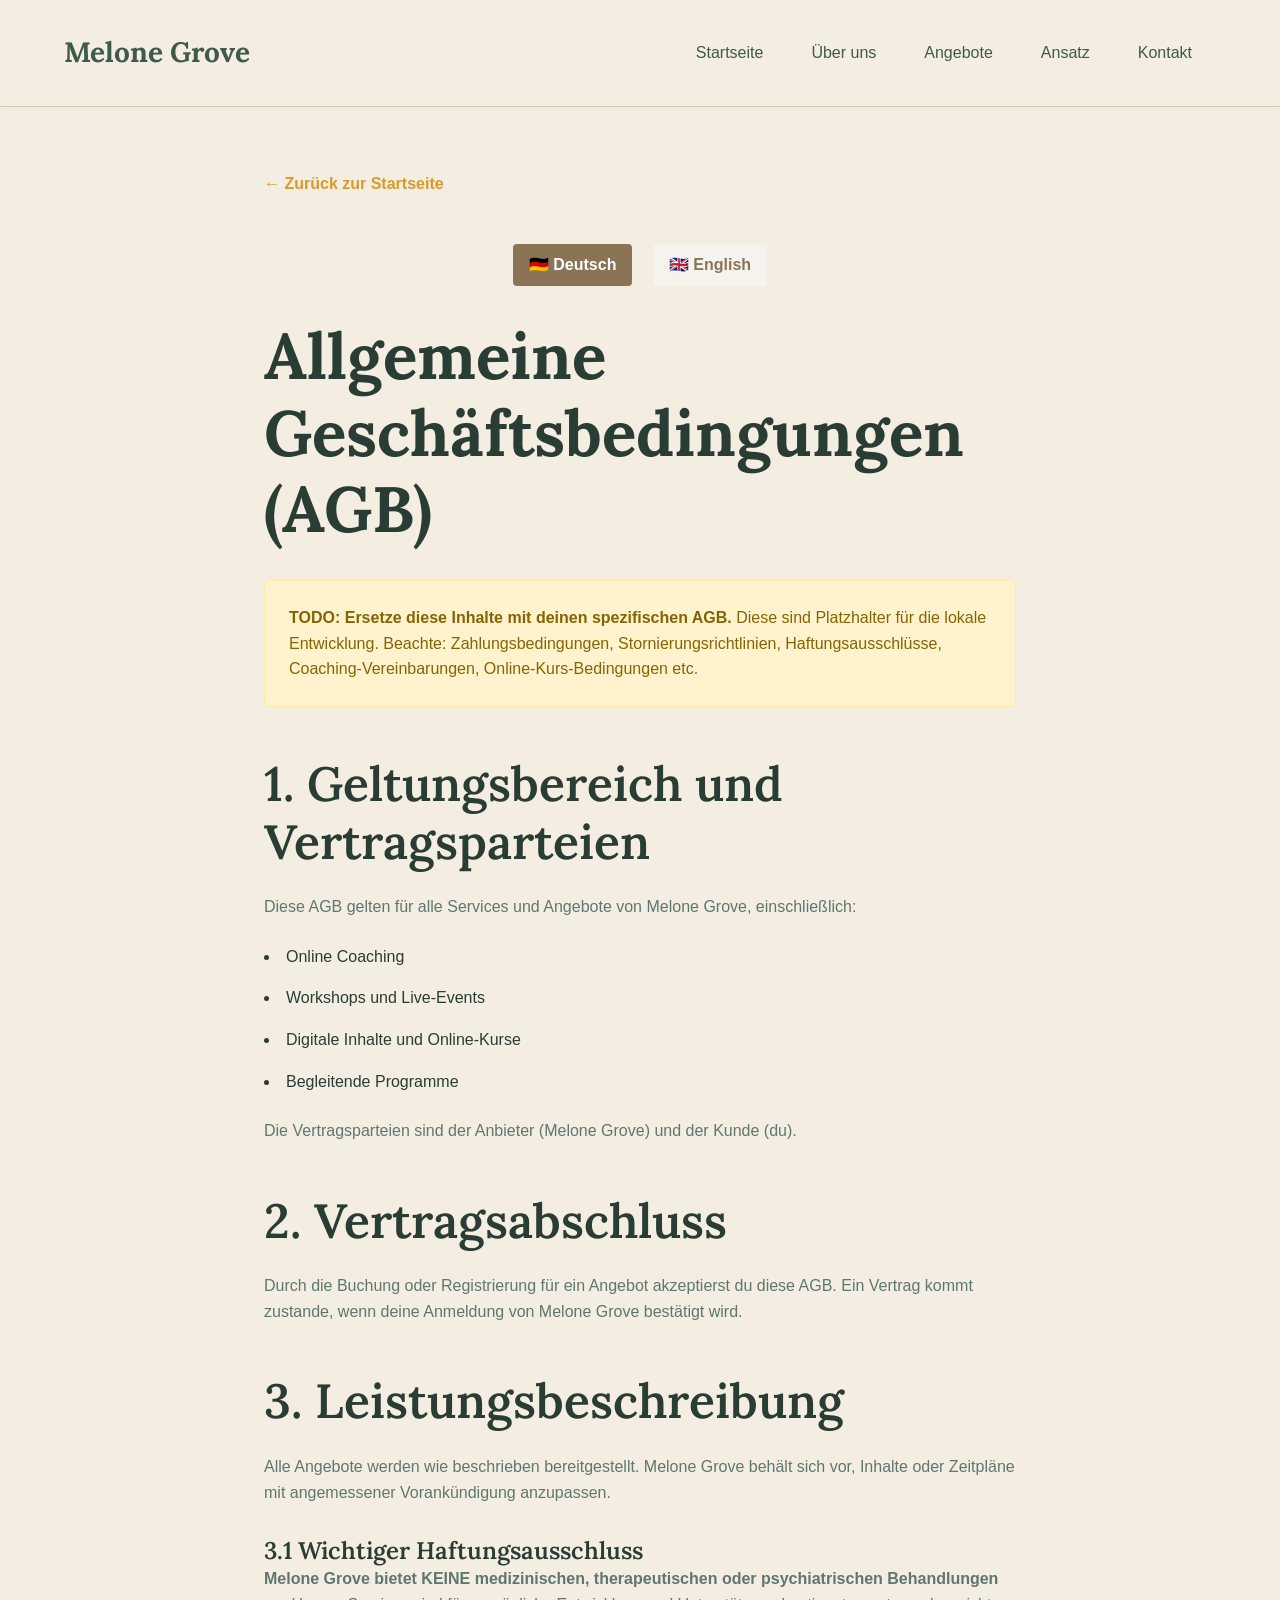
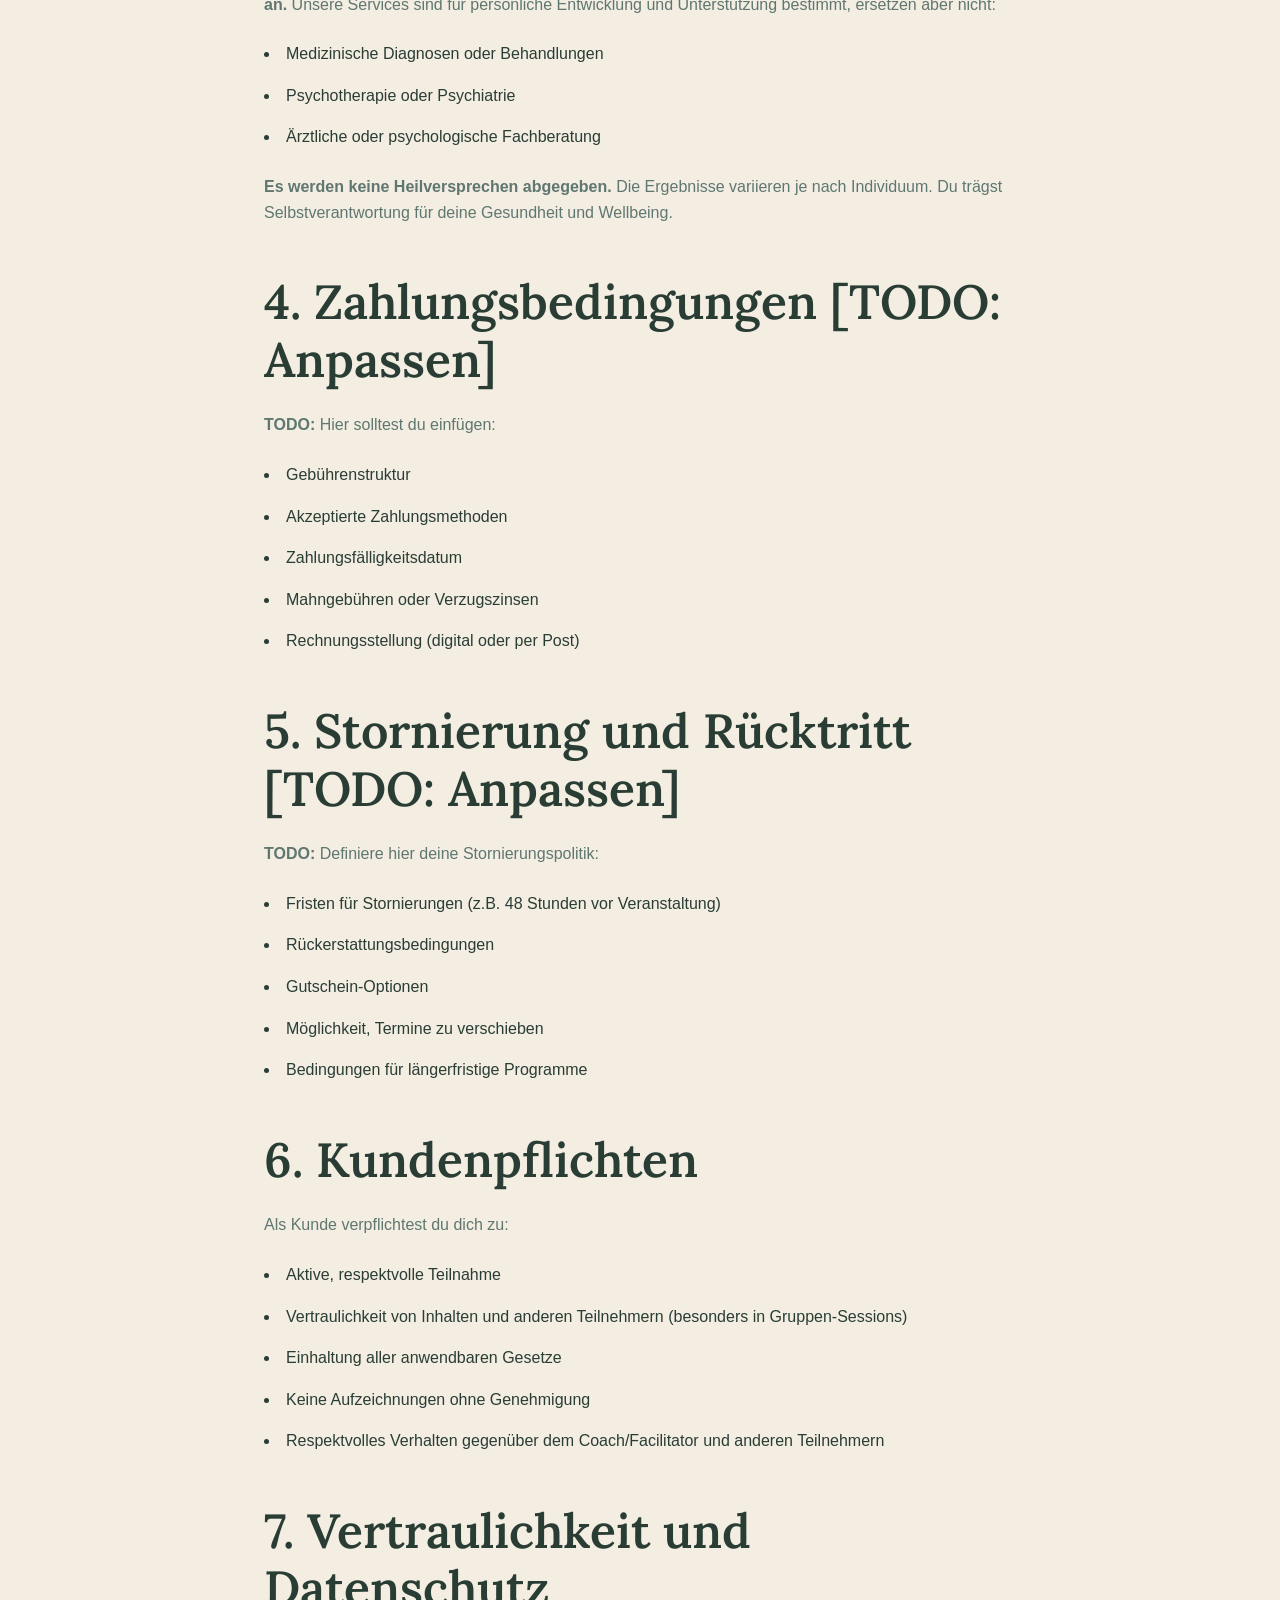
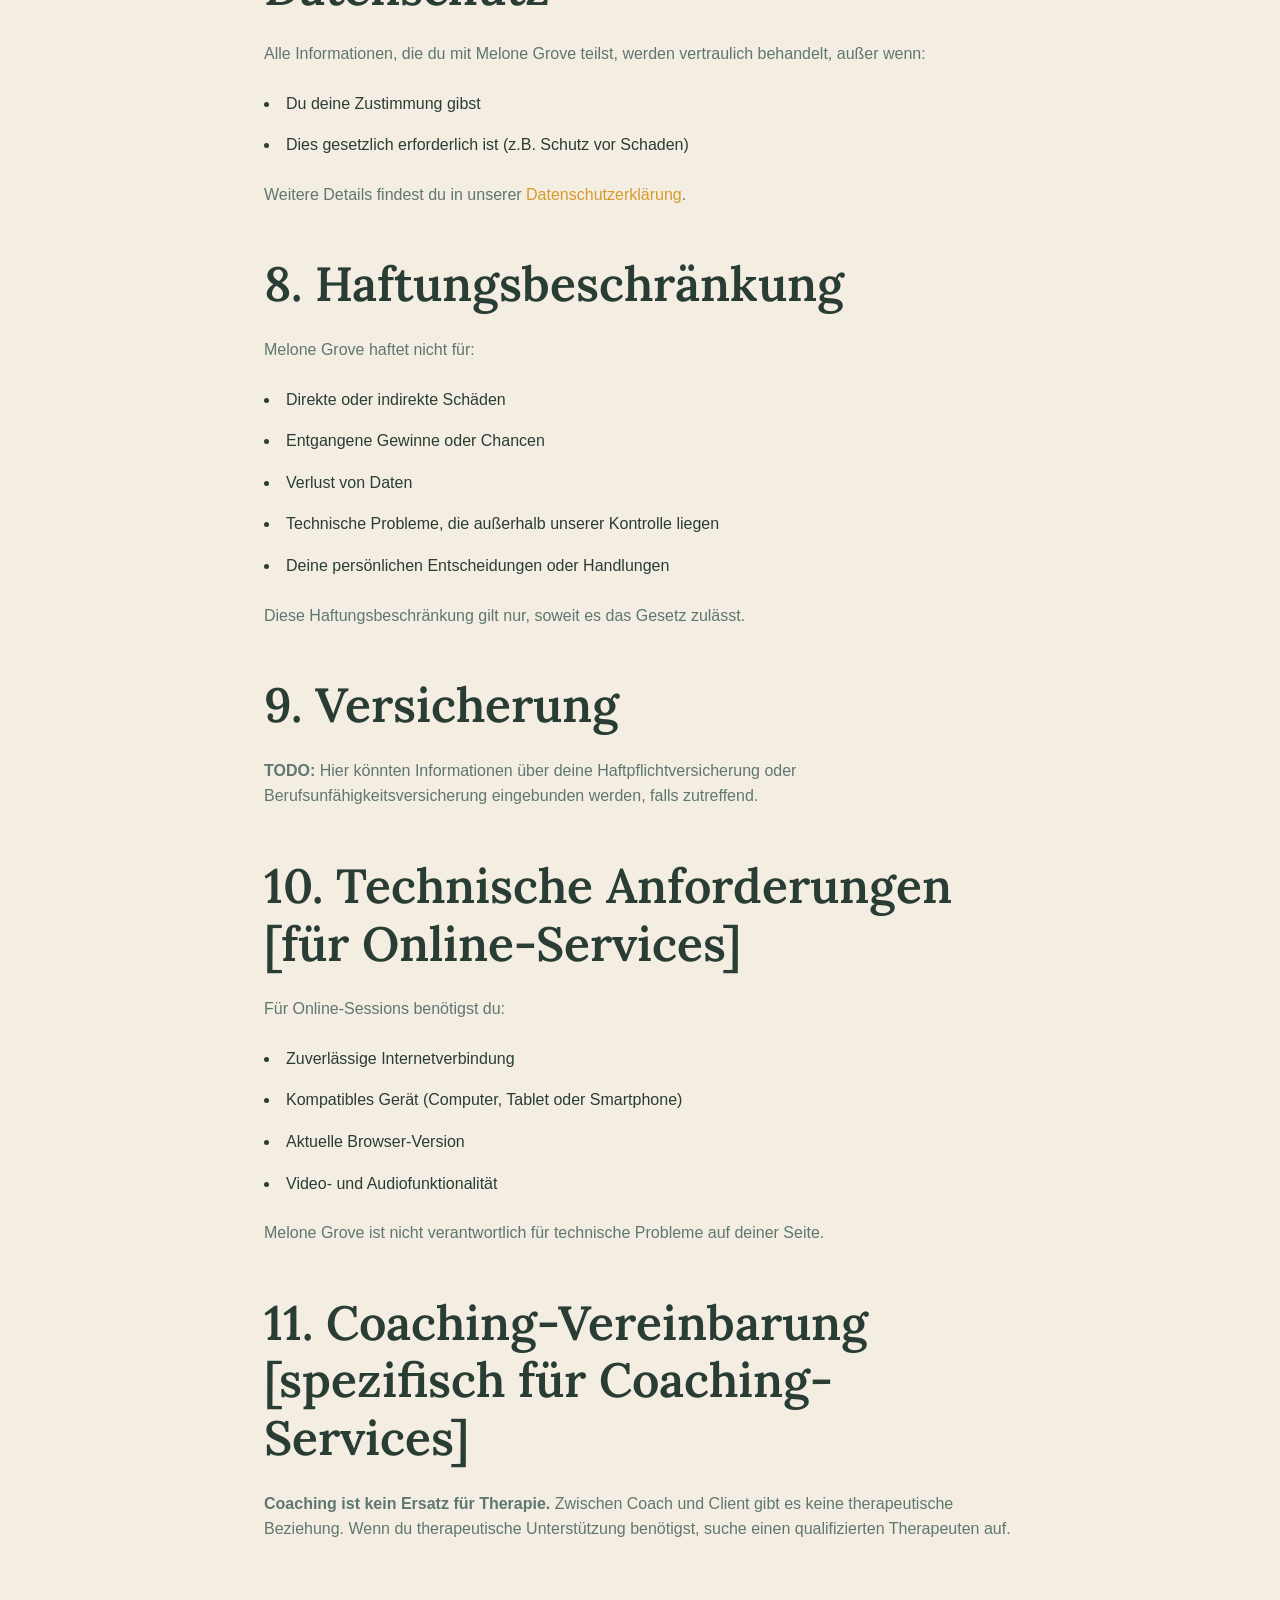
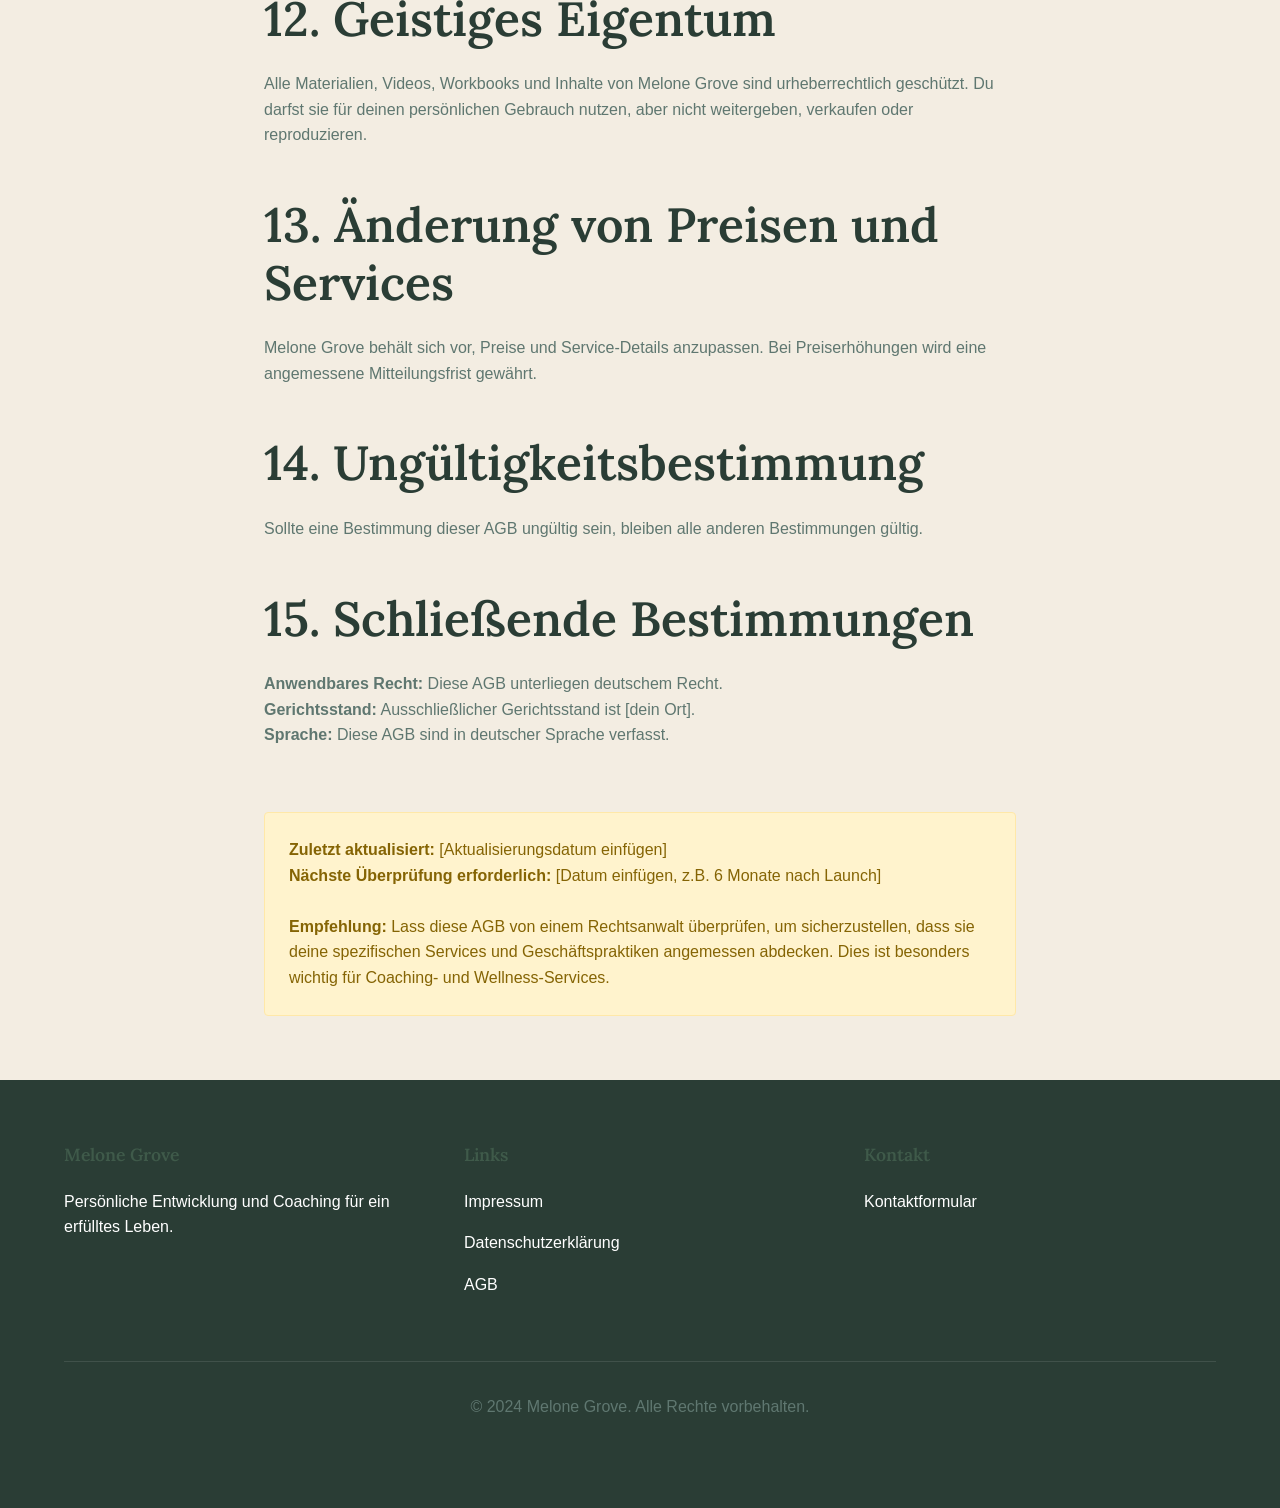
<file: agb.html>
<!DOCTYPE html>
<html lang="de">
<head>
    <meta charset="UTF-8">
    <meta name="viewport" content="width=device-width, initial-scale=1.0">
    <meta name="description" content="AGB - Melone Grove">
    <title>AGB - Melone Grove</title>
    <link href="https://fonts.googleapis.com/css2?family=Cormorant+Garamond:ital,wght@0,400;0,500;0,600;0,700;1,400&family=Lora:ital,wght@0,400;0,500;0,600;1,400&display=swap" rel="stylesheet">
    <link rel="stylesheet" href="styles.css">
    <style>
        .legal-content {
            max-width: 800px;
            margin: var(--spacing-2xl) auto;
            padding: 0 var(--spacing-md);
        }
        .legal-content h2 {
            margin-top: var(--spacing-xl);
            margin-bottom: var(--spacing-md);
        }
        .legal-content h3 {
            margin-top: var(--spacing-lg);
        }
        .legal-content p {
            margin-bottom: var(--spacing-md);
        }
        .legal-content ul {
            list-style-position: inside;
            margin-bottom: var(--spacing-md);
        }
        .legal-content li {
            margin-bottom: var(--spacing-sm);
        }
        .placeholder {
            background-color: #FFF3CD;
            border: 1px solid #FFE8A8;
            padding: var(--spacing-md);
            border-radius: 4px;
            margin: var(--spacing-lg) 0;
            color: #856404;
        }
        .back-link {
            margin-bottom: var(--spacing-xl);
        }
    </style>
</head>
<body>
    <!-- Navigation -->
    <nav class="navbar">
        <div class="navbar-container">
            <div class="navbar-logo">
                <a href="index.html">Melone Grove</a>
            </div>
            <button class="hamburger" id="hamburger">
                <span></span>
                <span></span>
                <span></span>
            </button>
            <ul class="navbar-menu" id="navbarMenu">
                <li><a href="index.html#home" class="nav-link">Startseite</a></li>
                <li><a href="index.html#about" class="nav-link">Über uns</a></li>
                <li><a href="index.html#offers" class="nav-link">Angebote</a></li>
                <li><a href="index.html#approach" class="nav-link">Ansatz</a></li>
                <li><a href="index.html#contact" class="nav-link">Kontakt</a></li>
            </ul>
        </div>
    </nav>

    <!-- Main Content -->
    <main>
        <div class="legal-content">
            <div class="back-link">
                <a href="index.html" class="btn-link">← Zurück zur Startseite</a>
            </div>

            <div style="text-align: center; margin-bottom: 2rem;">
                <a href="agb.html" style="display: inline-block; margin: 0 0.5rem; padding: 0.5rem 1rem; background-color: #8B7355; border-radius: 4px; color: white; font-weight: 600;">🇩🇪 Deutsch</a>
                <a href="agb-en.html" style="display: inline-block; margin: 0 0.5rem; padding: 0.5rem 1rem; background-color: #F5F3ED; border-radius: 4px; text-decoration: none; color: #8B7355; font-weight: 600;">🇬🇧 English</a>
            </div>

            <h1>Allgemeine Geschäftsbedingungen (AGB)</h1>

            <div class="placeholder">
                <strong>TODO: Ersetze diese Inhalte mit deinen spezifischen AGB.</strong> Diese sind Platzhalter für die lokale Entwicklung. Beachte: Zahlungsbedingungen, Stornierungsrichtlinien, Haftungsausschlüsse, Coaching-Vereinbarungen, Online-Kurs-Bedingungen etc.
            </div>

            <h2>1. Geltungsbereich und Vertragsparteien</h2>
            <p>
                Diese AGB gelten für alle Services und Angebote von Melone Grove, einschließlich:
            </p>
            <ul>
                <li>Online Coaching</li>
                <li>Workshops und Live-Events</li>
                <li>Digitale Inhalte und Online-Kurse</li>
                <li>Begleitende Programme</li>
            </ul>
            <p>
                Die Vertragsparteien sind der Anbieter (Melone Grove) und der Kunde (du).
            </p>

            <h2>2. Vertragsabschluss</h2>
            <p>
                Durch die Buchung oder Registrierung für ein Angebot akzeptierst du diese AGB. Ein Vertrag kommt zustande, wenn deine Anmeldung von Melone Grove bestätigt wird.
            </p>

            <h2>3. Leistungsbeschreibung</h2>
            <p>
                Alle Angebote werden wie beschrieben bereitgestellt. Melone Grove behält sich vor, Inhalte oder Zeitpläne mit angemessener Vorankündigung anzupassen.
            </p>

            <h3>3.1 Wichtiger Haftungsausschluss</h3>
            <p>
                <strong>Melone Grove bietet KEINE medizinischen, therapeutischen oder psychiatrischen Behandlungen an.</strong> Unsere Services sind für persönliche Entwicklung und Unterstützung bestimmt, ersetzen aber nicht:
            </p>
            <ul>
                <li>Medizinische Diagnosen oder Behandlungen</li>
                <li>Psychotherapie oder Psychiatrie</li>
                <li>Ärztliche oder psychologische Fachberatung</li>
            </ul>
            <p>
                <strong>Es werden keine Heilversprechen abgegeben.</strong> Die Ergebnisse variieren je nach Individuum. Du trägst Selbstverantwortung für deine Gesundheit und Wellbeing.
            </p>

            <h2>4. Zahlungsbedingungen [TODO: Anpassen]</h2>
            <p>
                <strong>TODO:</strong> Hier solltest du einfügen:
            </p>
            <ul>
                <li>Gebührenstruktur</li>
                <li>Akzeptierte Zahlungsmethoden</li>
                <li>Zahlungsfälligkeitsdatum</li>
                <li>Mahngebühren oder Verzugszinsen</li>
                <li>Rechnungsstellung (digital oder per Post)</li>
            </ul>

            <h2>5. Stornierung und Rücktritt [TODO: Anpassen]</h2>
            <p>
                <strong>TODO:</strong> Definiere hier deine Stornierungspolitik:
            </p>
            <ul>
                <li>Fristen für Stornierungen (z.B. 48 Stunden vor Veranstaltung)</li>
                <li>Rückerstattungsbedingungen</li>
                <li>Gutschein-Optionen</li>
                <li>Möglichkeit, Termine zu verschieben</li>
                <li>Bedingungen für längerfristige Programme</li>
            </ul>

            <h2>6. Kundenpflichten</h2>
            <p>
                Als Kunde verpflichtest du dich zu:
            </p>
            <ul>
                <li>Aktive, respektvolle Teilnahme</li>
                <li>Vertraulichkeit von Inhalten und anderen Teilnehmern (besonders in Gruppen-Sessions)</li>
                <li>Einhaltung aller anwendbaren Gesetze</li>
                <li>Keine Aufzeichnungen ohne Genehmigung</li>
                <li>Respektvolles Verhalten gegenüber dem Coach/Facilitator und anderen Teilnehmern</li>
            </ul>

            <h2>7. Vertraulichkeit und Datenschutz</h2>
            <p>
                Alle Informationen, die du mit Melone Grove teilst, werden vertraulich behandelt, außer wenn:
            </p>
            <ul>
                <li>Du deine Zustimmung gibst</li>
                <li>Dies gesetzlich erforderlich ist (z.B. Schutz vor Schaden)</li>
            </ul>
            <p>
                Weitere Details findest du in unserer <a href="datenschutz.html">Datenschutzerklärung</a>.
            </p>

            <h2>8. Haftungsbeschränkung</h2>
            <p>
                Melone Grove haftet nicht für:
            </p>
            <ul>
                <li>Direkte oder indirekte Schäden</li>
                <li>Entgangene Gewinne oder Chancen</li>
                <li>Verlust von Daten</li>
                <li>Technische Probleme, die außerhalb unserer Kontrolle liegen</li>
                <li>Deine persönlichen Entscheidungen oder Handlungen</li>
            </ul>
            <p>
                Diese Haftungsbeschränkung gilt nur, soweit es das Gesetz zulässt.
            </p>

            <h2>9. Versicherung</h2>
            <p>
                <strong>TODO:</strong> Hier könnten Informationen über deine Haftpflichtversicherung oder Berufsunfähigkeitsversicherung eingebunden werden, falls zutreffend.
            </p>

            <h2>10. Technische Anforderungen [für Online-Services]</h2>
            <p>
                Für Online-Sessions benötigst du:
            </p>
            <ul>
                <li>Zuverlässige Internetverbindung</li>
                <li>Kompatibles Gerät (Computer, Tablet oder Smartphone)</li>
                <li>Aktuelle Browser-Version</li>
                <li>Video- und Audiofunktionalität</li>
            </ul>
            <p>
                Melone Grove ist nicht verantwortlich für technische Probleme auf deiner Seite.
            </p>

            <h2>11. Coaching-Vereinbarung [spezifisch für Coaching-Services]</h2>
            <p>
                <strong>Coaching ist kein Ersatz für Therapie.</strong> Zwischen Coach und Client gibt es keine therapeutische Beziehung. Wenn du therapeutische Unterstützung benötigst, suche einen qualifizierten Therapeuten auf.
            </p>

            <h2>12. Geistiges Eigentum</h2>
            <p>
                Alle Materialien, Videos, Workbooks und Inhalte von Melone Grove sind urheberrechtlich geschützt. Du darfst sie für deinen persönlichen Gebrauch nutzen, aber nicht weitergeben, verkaufen oder reproduzieren.
            </p>

            <h2>13. Änderung von Preisen und Services</h2>
            <p>
                Melone Grove behält sich vor, Preise und Service-Details anzupassen. Bei Preiserhöhungen wird eine angemessene Mitteilungsfrist gewährt.
            </p>

            <h2>14. Ungültigkeitsbestimmung</h2>
            <p>
                Sollte eine Bestimmung dieser AGB ungültig sein, bleiben alle anderen Bestimmungen gültig.
            </p>

            <h2>15. Schließende Bestimmungen</h2>
            <p>
                <strong>Anwendbares Recht:</strong> Diese AGB unterliegen deutschem Recht.<br>
                <strong>Gerichtsstand:</strong> Ausschließlicher Gerichtsstand ist [dein Ort].<br>
                <strong>Sprache:</strong> Diese AGB sind in deutscher Sprache verfasst.
            </p>

            <div class="placeholder" style="margin-top: var(--spacing-2xl);">
                <strong>Zuletzt aktualisiert:</strong> [Aktualisierungsdatum einfügen]<br>
                <strong>Nächste Überprüfung erforderlich:</strong> [Datum einfügen, z.B. 6 Monate nach Launch]<br><br>
                <strong>Empfehlung:</strong> Lass diese AGB von einem Rechtsanwalt überprüfen, um sicherzustellen, dass sie deine spezifischen Services und Geschäftspraktiken angemessen abdecken. Dies ist besonders wichtig für Coaching- und Wellness-Services.
            </div>
        </div>
    </main>

    <!-- Footer -->
    <footer class="footer">
        <div class="container">
            <div class="footer-content">
                <div class="footer-section">
                    <h4>Melone Grove</h4>
                    <p>Persönliche Entwicklung und Coaching für ein erfülltes Leben.</p>
                </div>
                <div class="footer-section">
                    <h4>Links</h4>
                    <ul>
                        <li><a href="impressum.html">Impressum</a></li>
                        <li><a href="datenschutz.html">Datenschutzerklärung</a></li>
                        <li><a href="agb.html">AGB</a></li>
                    </ul>
                </div>
                <div class="footer-section">
                    <h4>Kontakt</h4>
                    <p><a href="index.html#contact">Kontaktformular</a></p>
                </div>
            </div>
            <div class="footer-bottom">
                <p>&copy; 2024 Melone Grove. Alle Rechte vorbehalten.</p>
            </div>
        </div>
    </footer>

    <script src="script.js"></script>
</body>
</html>
</file>
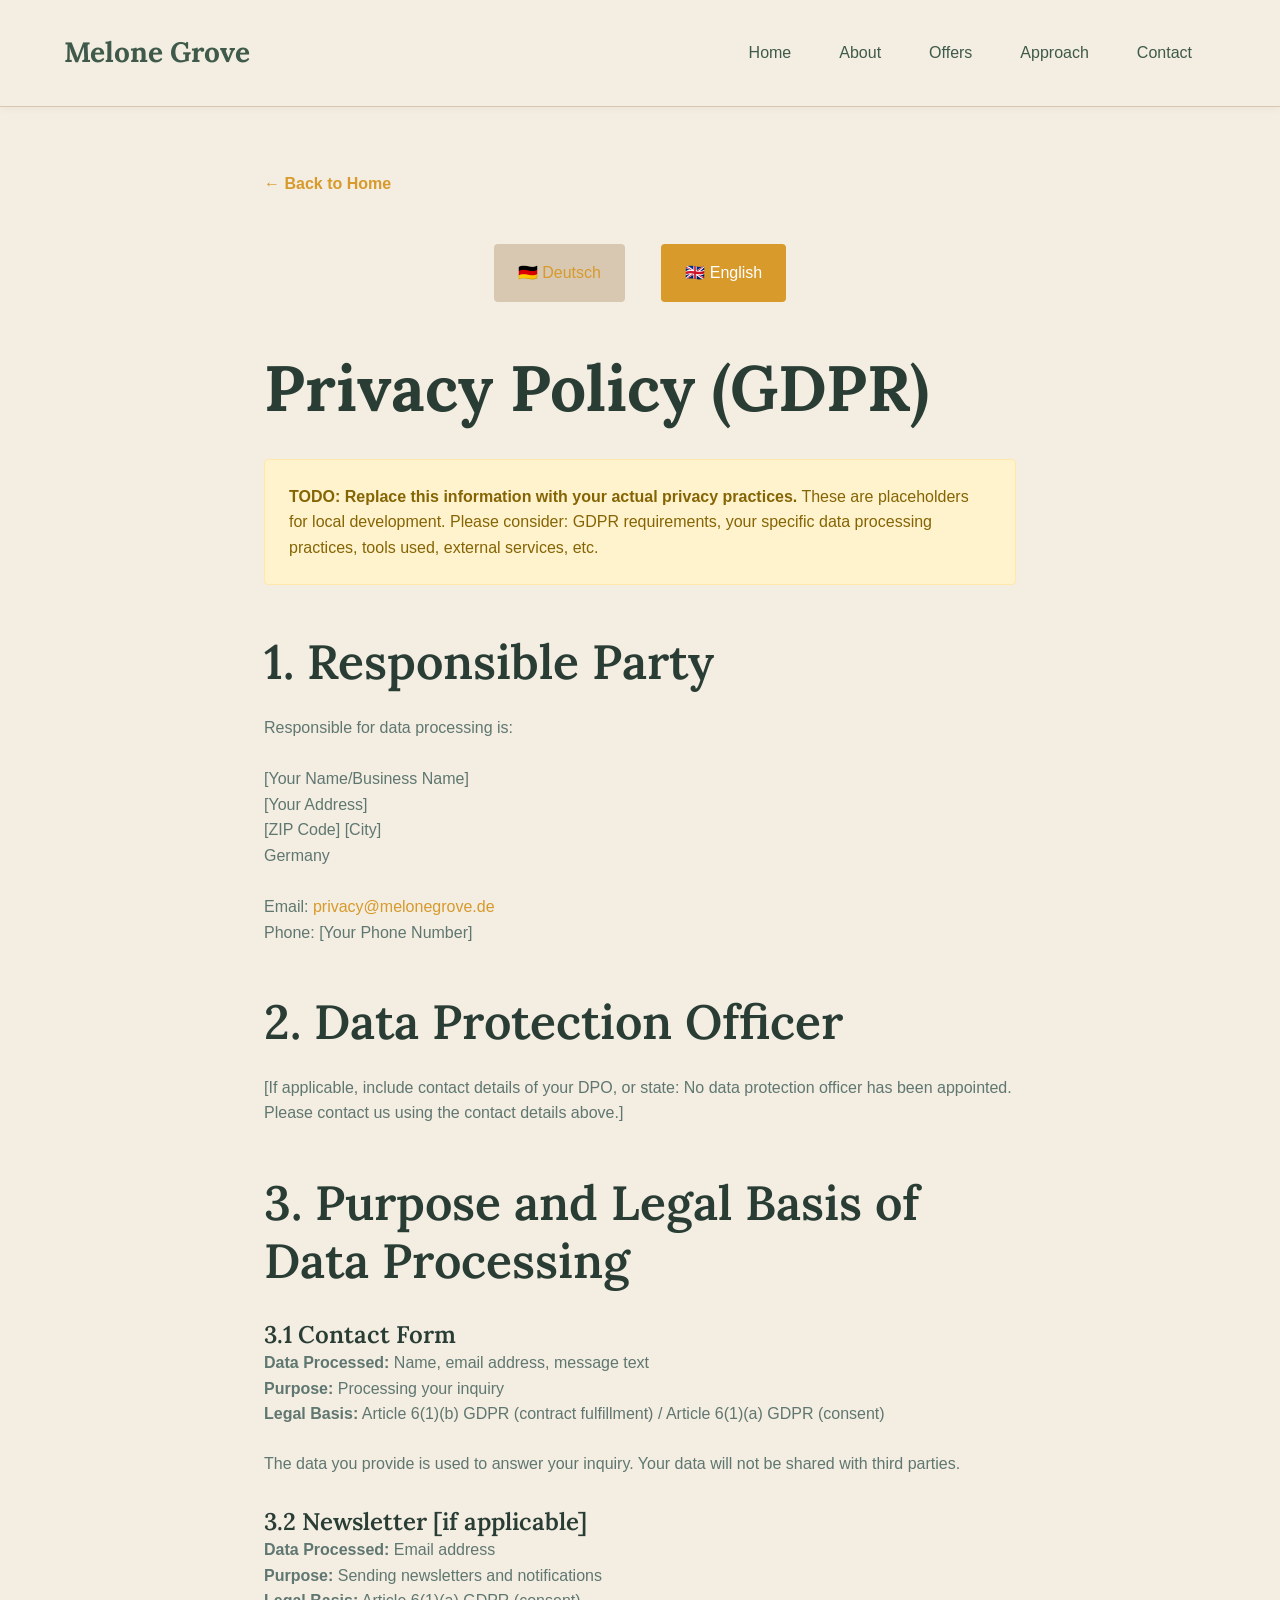
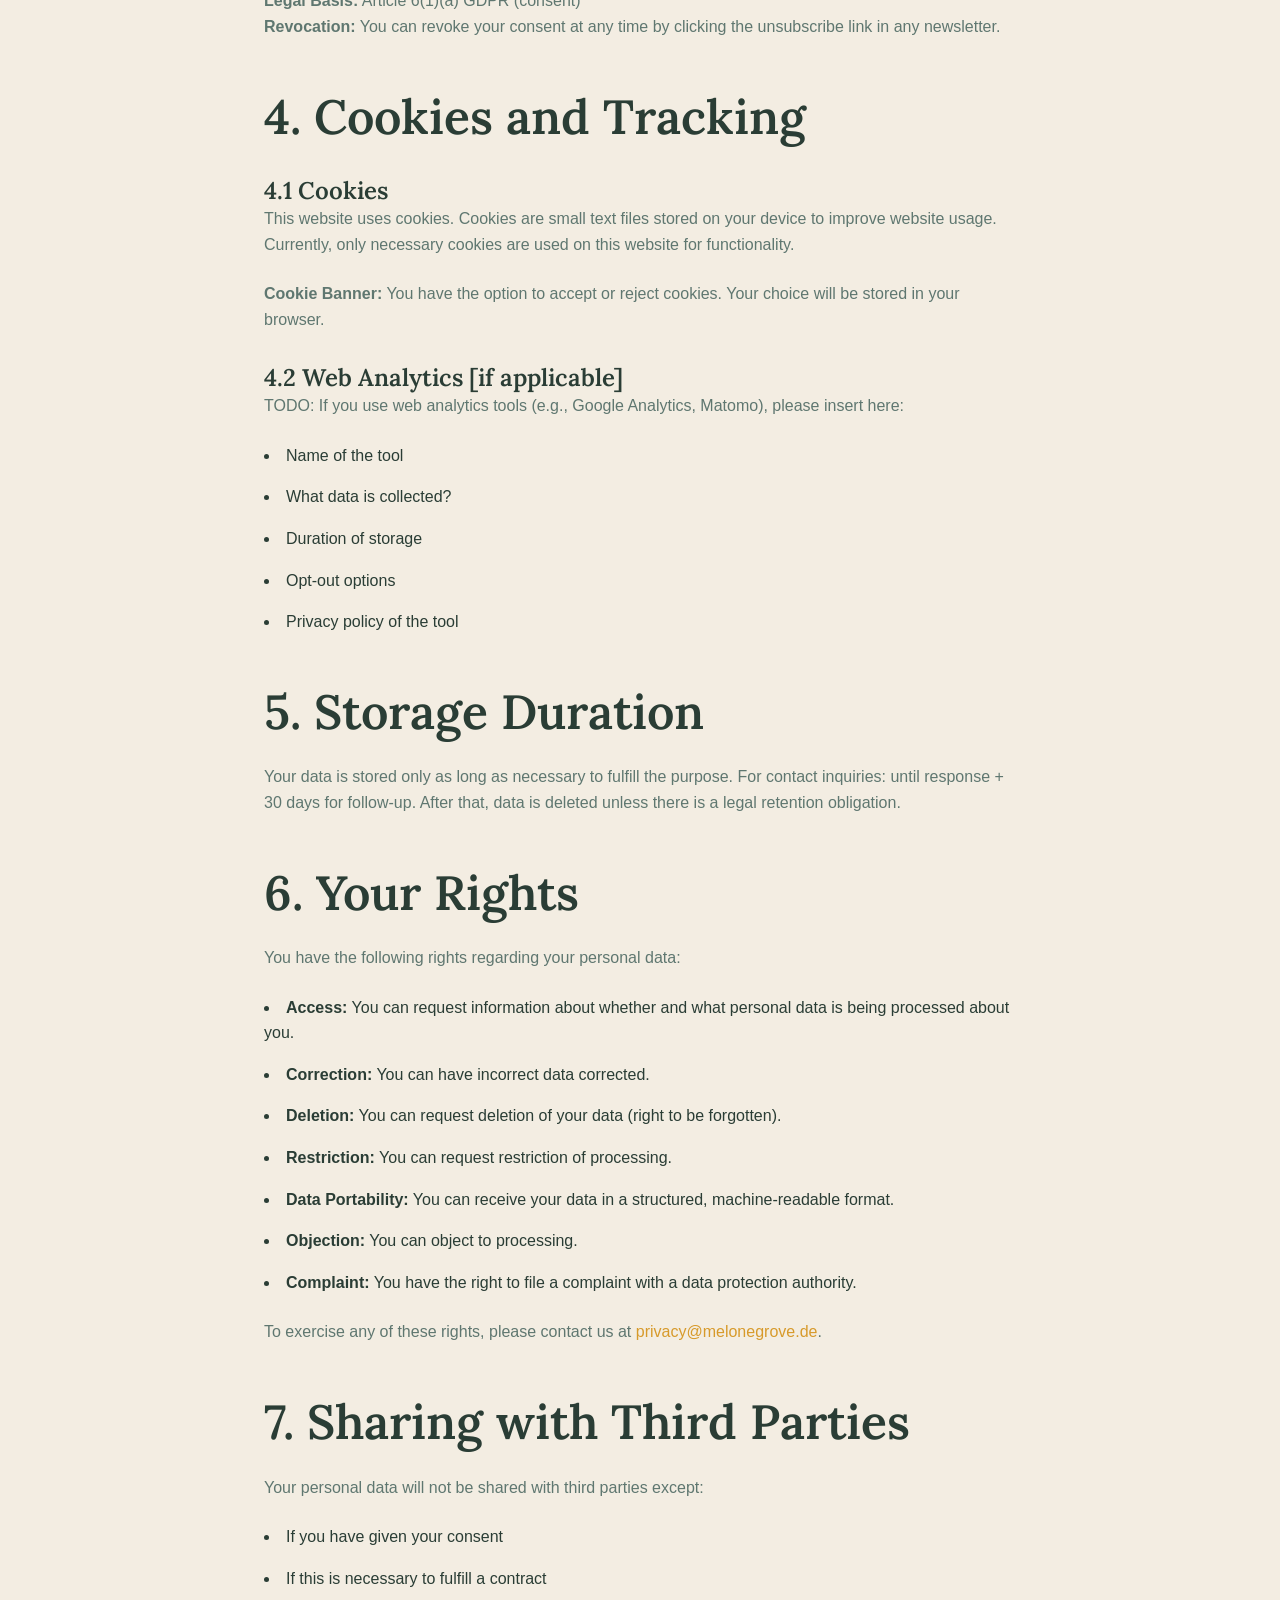
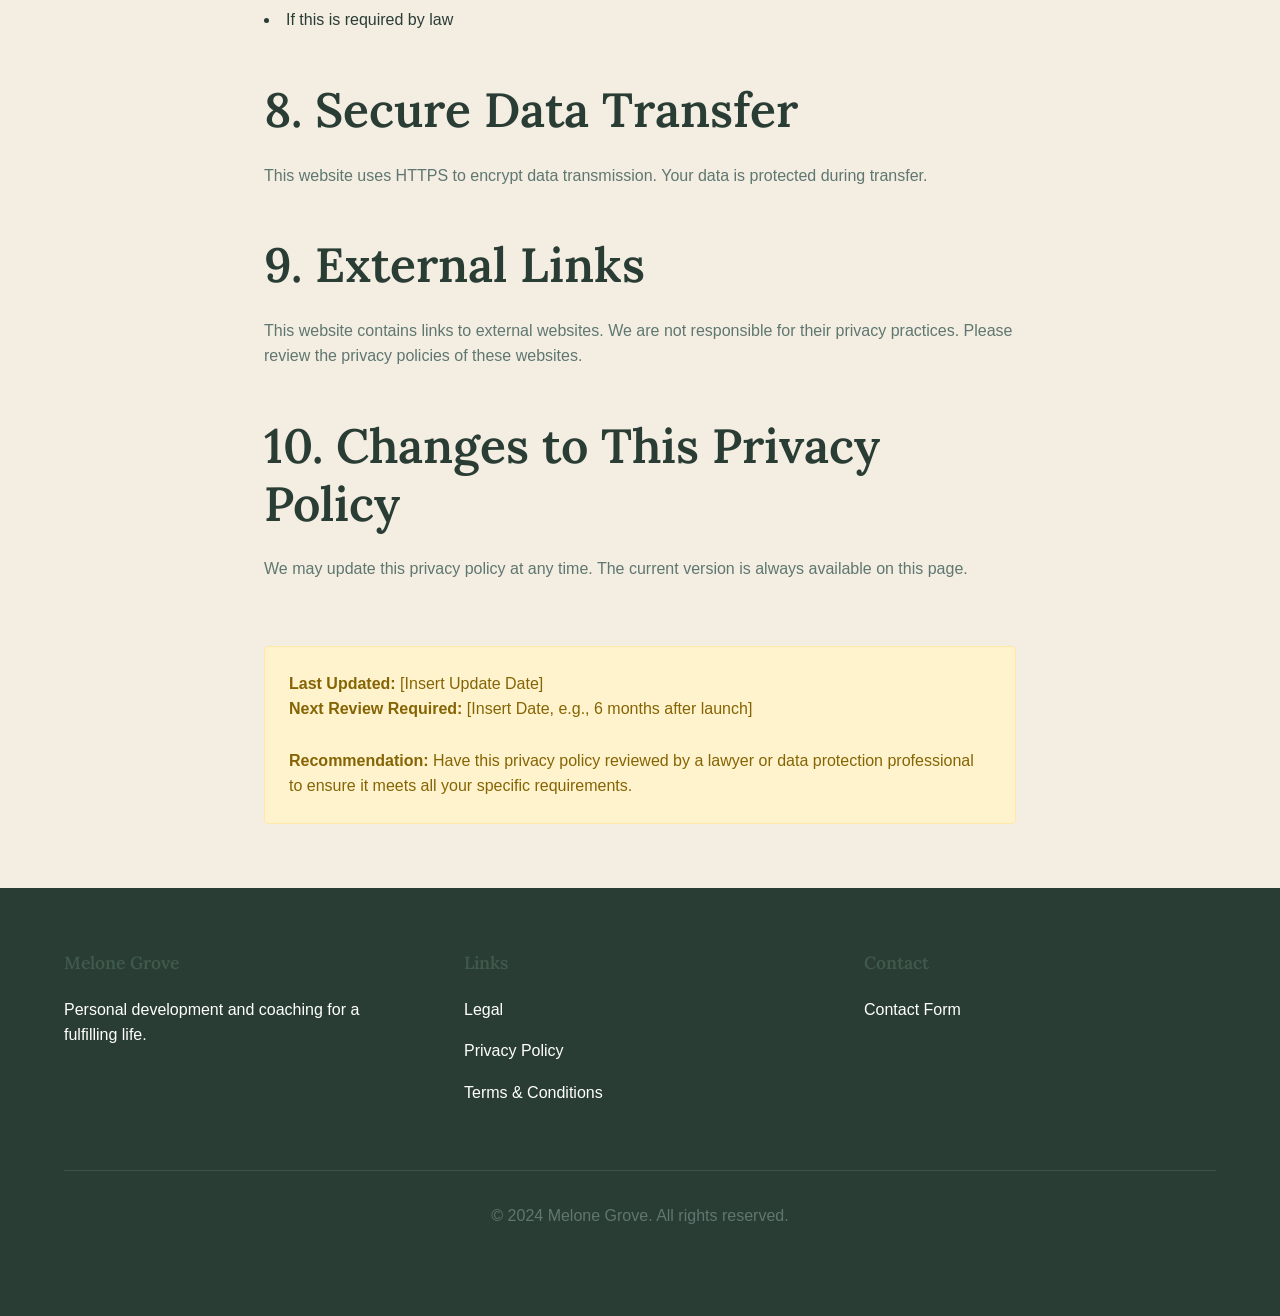
<file: datenschutz-en.html>
<!DOCTYPE html>
<html lang="en">
<head>
    <meta charset="UTF-8">
    <meta name="viewport" content="width=device-width, initial-scale=1.0">
    <meta name="description" content="Privacy Policy - Melone Grove">
    <title>Privacy Policy - Melone Grove</title>
    <link href="https://fonts.googleapis.com/css2?family=Lora:ital,wght@0,400;0,500;0,600&display=swap" rel="stylesheet">
    <link rel="stylesheet" href="styles.css">
    <style>
        .legal-content {
            max-width: 800px;
            margin: var(--spacing-2xl) auto;
            padding: 0 var(--spacing-md);
        }
        .legal-content h2 {
            margin-top: var(--spacing-xl);
            margin-bottom: var(--spacing-md);
        }
        .legal-content h3 {
            margin-top: var(--spacing-lg);
        }
        .legal-content p {
            margin-bottom: var(--spacing-md);
        }
        .legal-content ul {
            list-style-position: inside;
            margin-bottom: var(--spacing-md);
        }
        .legal-content li {
            margin-bottom: var(--spacing-sm);
        }
        .placeholder {
            background-color: #FFF3CD;
            border: 1px solid #FFE8A8;
            padding: var(--spacing-md);
            border-radius: 4px;
            margin: var(--spacing-lg) 0;
            color: #856404;
        }
        .back-link {
            margin-bottom: var(--spacing-xl);
        }
        .lang-switcher-page {
            margin-bottom: var(--spacing-xl);
            text-align: center;
        }
        .lang-switcher-page a {
            display: inline-block;
            margin: 0 var(--spacing-sm);
            padding: var(--spacing-sm) var(--spacing-md);
            background-color: var(--color-bg-secondary);
            border-radius: 4px;
            transition: var(--transition);
        }
        .lang-switcher-page a:hover {
            background-color: var(--color-accent);
            color: var(--color-white);
        }
        .lang-switcher-page a.active {
            background-color: var(--color-primary);
            color: var(--color-white);
        }
    </style>
</head>
<body>
    <!-- Navigation -->
    <nav class="navbar">
        <div class="navbar-container">
            <div class="navbar-logo">
                <a href="index.html">Melone Grove</a>
            </div>
            <button class="hamburger" id="hamburger">
                <span></span>
                <span></span>
                <span></span>
            </button>
            <ul class="navbar-menu" id="navbarMenu">
                <li><a href="index.html" class="nav-link">Home</a></li>
                <li><a href="index.html#about" class="nav-link">About</a></li>
                <li><a href="index.html#offers" class="nav-link">Offers</a></li>
                <li><a href="index.html#approach" class="nav-link">Approach</a></li>
                <li><a href="index.html#contact" class="nav-link">Contact</a></li>
            </ul>
        </div>
    </nav>

    <!-- Main Content -->
    <main>
        <div class="legal-content">
            <div class="back-link">
                <a href="index.html" class="btn-link">← Back to Home</a>
            </div>

            <div class="lang-switcher-page">
                <a href="datenschutz.html">🇩🇪 Deutsch</a>
                <a href="datenschutz-en.html" class="active">🇬🇧 English</a>
            </div>

            <h1>Privacy Policy (GDPR)</h1>

            <div class="placeholder">
                <strong>TODO: Replace this information with your actual privacy practices.</strong> These are placeholders for local development. Please consider: GDPR requirements, your specific data processing practices, tools used, external services, etc.
            </div>

            <h2>1. Responsible Party</h2>
            <p>
                Responsible for data processing is:<br><br>
                [Your Name/Business Name]<br>
                [Your Address]<br>
                [ZIP Code] [City]<br>
                Germany<br><br>
                Email: <a href="mailto:privacy@melonegrove.de">privacy@melonegrove.de</a><br>
                Phone: [Your Phone Number]
            </p>

            <h2>2. Data Protection Officer</h2>
            <p>
                [If applicable, include contact details of your DPO, or state: No data protection officer has been appointed. Please contact us using the contact details above.]
            </p>

            <h2>3. Purpose and Legal Basis of Data Processing</h2>

            <h3>3.1 Contact Form</h3>
            <p>
                <strong>Data Processed:</strong> Name, email address, message text<br>
                <strong>Purpose:</strong> Processing your inquiry<br>
                <strong>Legal Basis:</strong> Article 6(1)(b) GDPR (contract fulfillment) / Article 6(1)(a) GDPR (consent)
            </p>
            <p>
                The data you provide is used to answer your inquiry. Your data will not be shared with third parties.
            </p>

            <h3>3.2 Newsletter [if applicable]</h3>
            <p>
                <strong>Data Processed:</strong> Email address<br>
                <strong>Purpose:</strong> Sending newsletters and notifications<br>
                <strong>Legal Basis:</strong> Article 6(1)(a) GDPR (consent)<br>
                <strong>Revocation:</strong> You can revoke your consent at any time by clicking the unsubscribe link in any newsletter.
            </p>

            <h2>4. Cookies and Tracking</h2>

            <h3>4.1 Cookies</h3>
            <p>
                This website uses cookies. Cookies are small text files stored on your device to improve website usage. Currently, only necessary cookies are used on this website for functionality.
            </p>
            <p>
                <strong>Cookie Banner:</strong> You have the option to accept or reject cookies. Your choice will be stored in your browser.
            </p>

            <h3>4.2 Web Analytics [if applicable]</h3>
            <p>
                TODO: If you use web analytics tools (e.g., Google Analytics, Matomo), please insert here:
            </p>
            <ul>
                <li>Name of the tool</li>
                <li>What data is collected?</li>
                <li>Duration of storage</li>
                <li>Opt-out options</li>
                <li>Privacy policy of the tool</li>
            </ul>

            <h2>5. Storage Duration</h2>
            <p>
                Your data is stored only as long as necessary to fulfill the purpose. For contact inquiries: until response + 30 days for follow-up. After that, data is deleted unless there is a legal retention obligation.
            </p>

            <h2>6. Your Rights</h2>
            <p>
                You have the following rights regarding your personal data:
            </p>
            <ul>
                <li><strong>Access:</strong> You can request information about whether and what personal data is being processed about you.</li>
                <li><strong>Correction:</strong> You can have incorrect data corrected.</li>
                <li><strong>Deletion:</strong> You can request deletion of your data (right to be forgotten).</li>
                <li><strong>Restriction:</strong> You can request restriction of processing.</li>
                <li><strong>Data Portability:</strong> You can receive your data in a structured, machine-readable format.</li>
                <li><strong>Objection:</strong> You can object to processing.</li>
                <li><strong>Complaint:</strong> You have the right to file a complaint with a data protection authority.</li>
            </ul>
            <p>
                To exercise any of these rights, please contact us at <a href="mailto:privacy@melonegrove.de">privacy@melonegrove.de</a>.
            </p>

            <h2>7. Sharing with Third Parties</h2>
            <p>
                Your personal data will not be shared with third parties except:
            </p>
            <ul>
                <li>If you have given your consent</li>
                <li>If this is necessary to fulfill a contract</li>
                <li>If this is required by law</li>
            </ul>

            <h2>8. Secure Data Transfer</h2>
            <p>
                This website uses HTTPS to encrypt data transmission. Your data is protected during transfer.
            </p>

            <h2>9. External Links</h2>
            <p>
                This website contains links to external websites. We are not responsible for their privacy practices. Please review the privacy policies of these websites.
            </p>

            <h2>10. Changes to This Privacy Policy</h2>
            <p>
                We may update this privacy policy at any time. The current version is always available on this page.
            </p>

            <div class="placeholder" style="margin-top: var(--spacing-2xl);">
                <strong>Last Updated:</strong> [Insert Update Date]<br>
                <strong>Next Review Required:</strong> [Insert Date, e.g., 6 months after launch]<br><br>
                <strong>Recommendation:</strong> Have this privacy policy reviewed by a lawyer or data protection professional to ensure it meets all your specific requirements.
            </div>
        </div>
    </main>

    <!-- Footer -->
    <footer class="footer">
        <div class="container">
            <div class="footer-content">
                <div class="footer-section">
                    <h4>Melone Grove</h4>
                    <p>Personal development and coaching for a fulfilling life.</p>
                </div>
                <div class="footer-section">
                    <h4>Links</h4>
                    <ul>
                        <li><a href="impressum-en.html">Legal</a></li>
                        <li><a href="datenschutz-en.html">Privacy Policy</a></li>
                        <li><a href="agb-en.html">Terms & Conditions</a></li>
                    </ul>
                </div>
                <div class="footer-section">
                    <h4>Contact</h4>
                    <p><a href="index.html#contact">Contact Form</a></p>
                </div>
            </div>
            <div class="footer-bottom">
                <p>&copy; 2024 Melone Grove. All rights reserved.</p>
            </div>
        </div>
    </footer>

    <script src="script.js"></script>
</body>
</html>
</file>
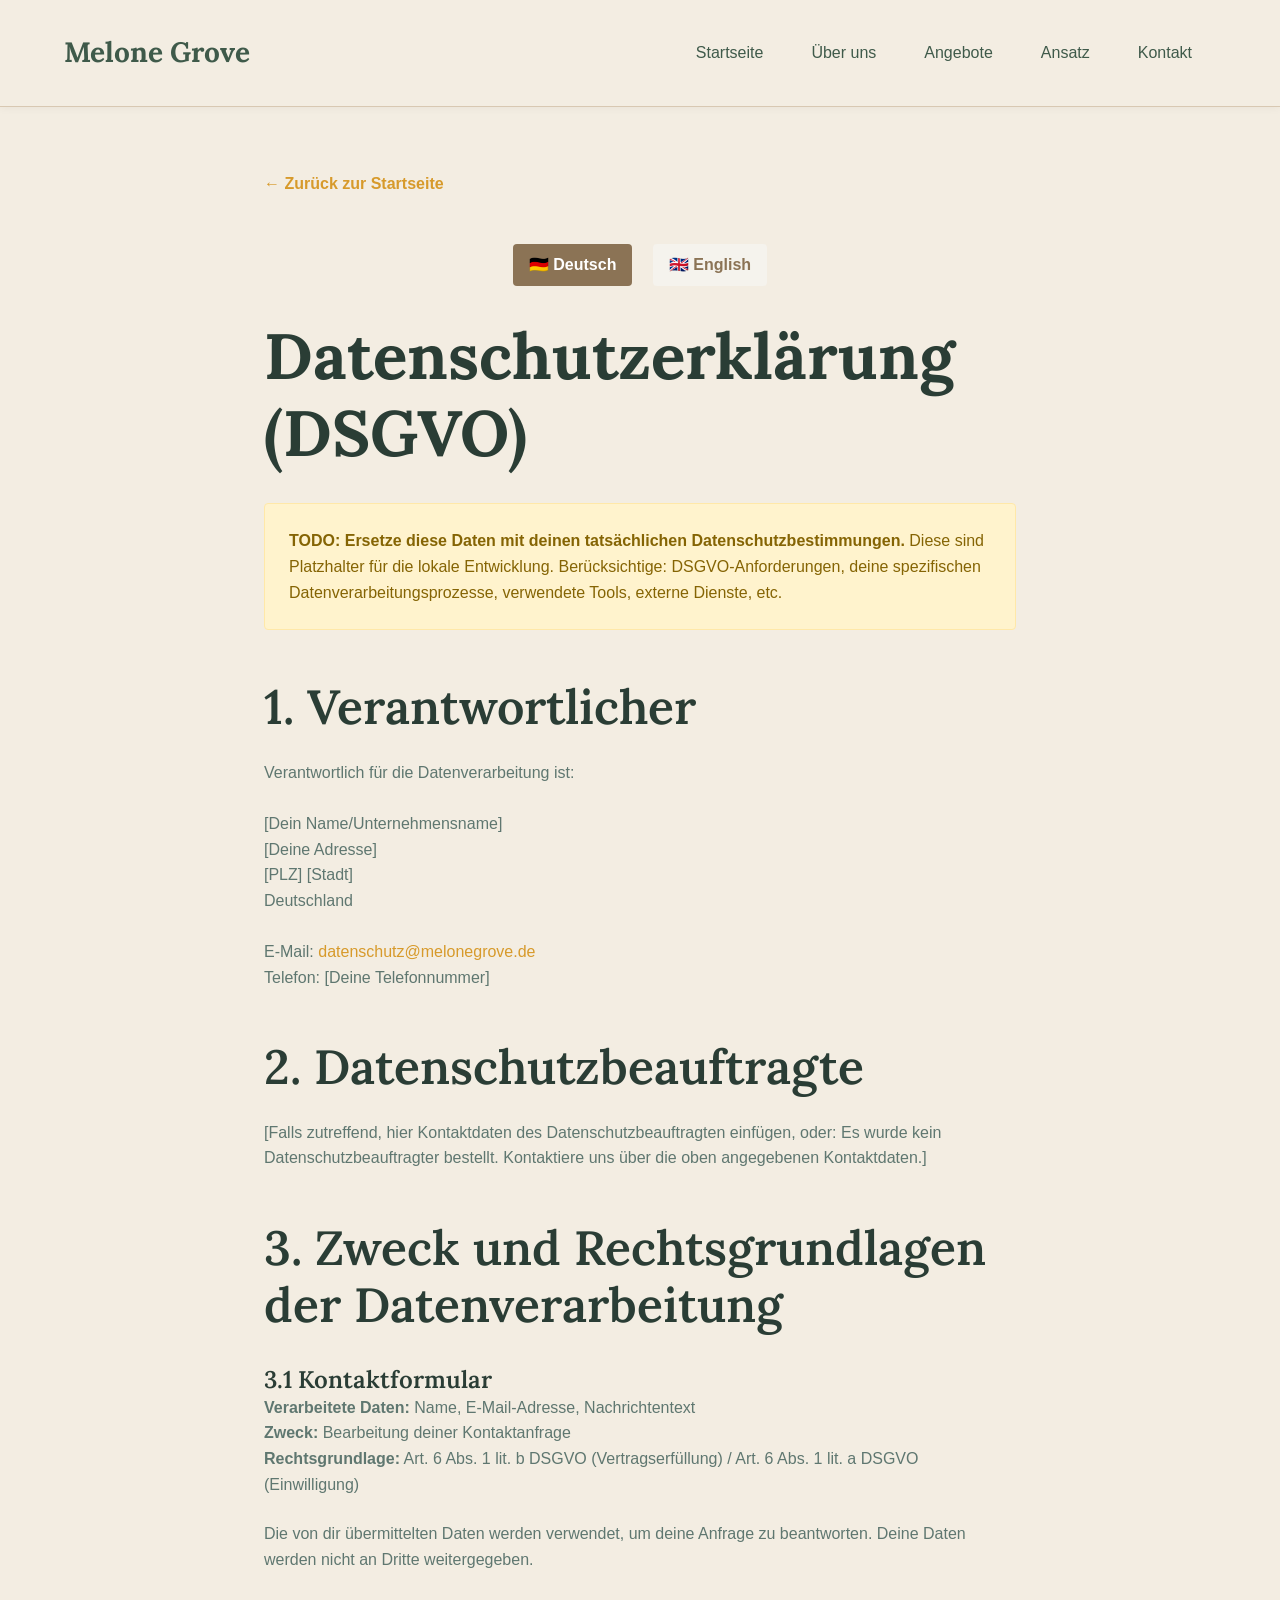
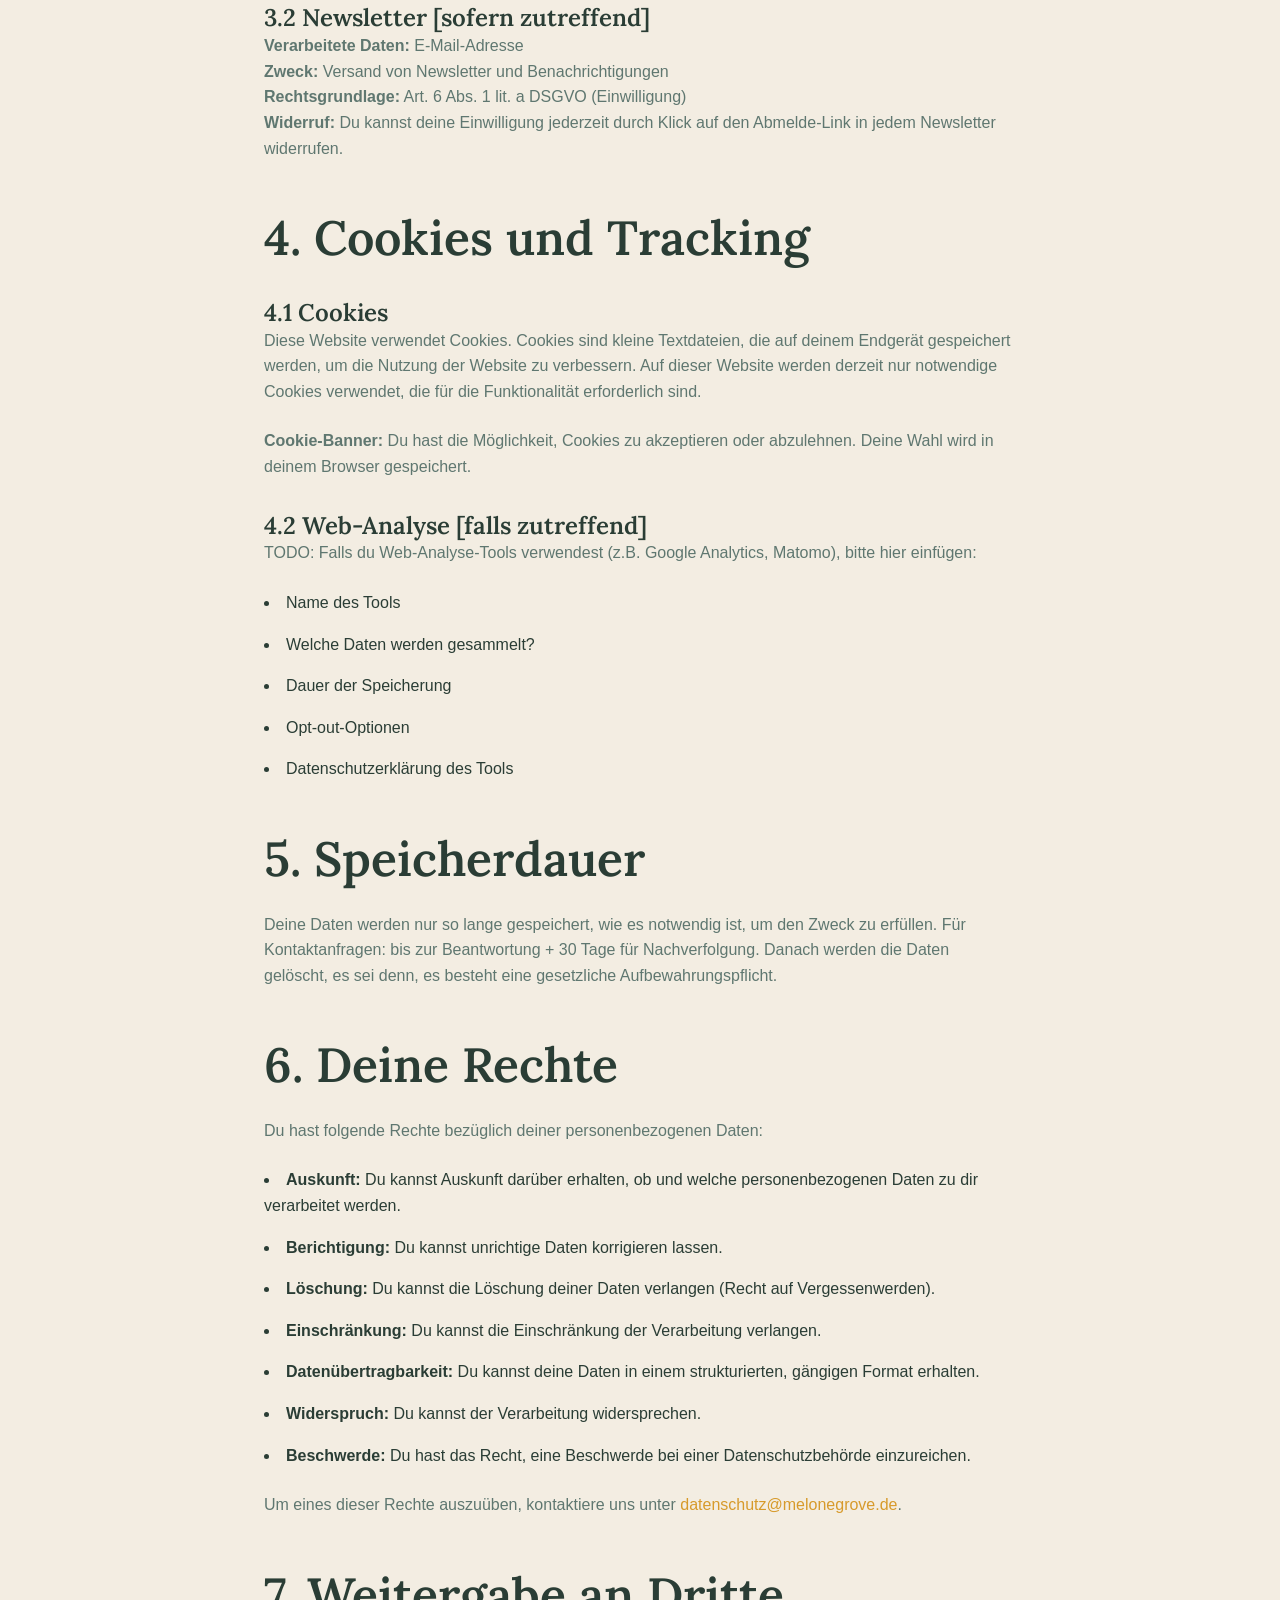
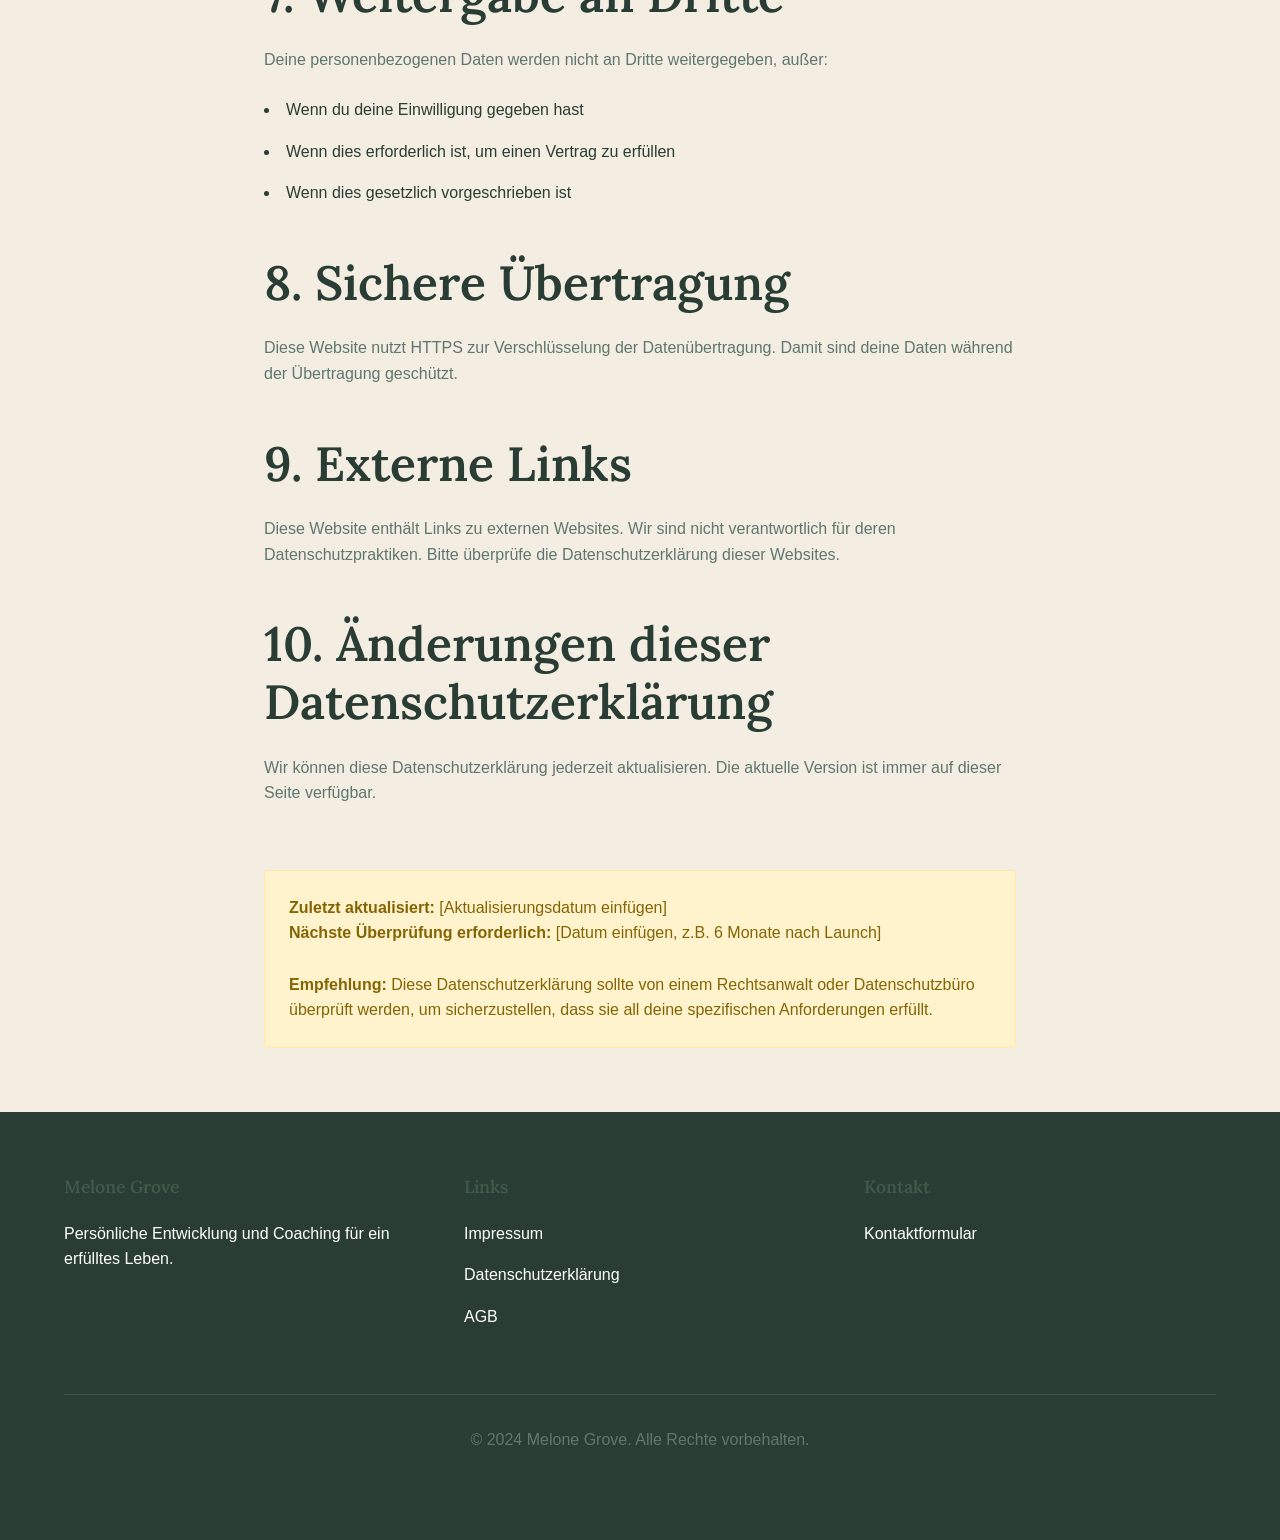
<file: datenschutz.html>
<!DOCTYPE html>
<html lang="de">
<head>
    <meta charset="UTF-8">
    <meta name="viewport" content="width=device-width, initial-scale=1.0">
    <meta name="description" content="Datenschutzerklärung - Melone Grove">
    <title>Datenschutzerklärung - Melone Grove</title>
    <link href="https://fonts.googleapis.com/css2?family=Cormorant+Garamond:ital,wght@0,400;0,500;0,600;0,700;1,400&family=Lora:ital,wght@0,400;0,500;0,600;1,400&display=swap" rel="stylesheet">
    <link rel="stylesheet" href="styles.css">
    <style>
        .legal-content {
            max-width: 800px;
            margin: var(--spacing-2xl) auto;
            padding: 0 var(--spacing-md);
        }
        .legal-content h2 {
            margin-top: var(--spacing-xl);
            margin-bottom: var(--spacing-md);
        }
        .legal-content h3 {
            margin-top: var(--spacing-lg);
        }
        .legal-content p {
            margin-bottom: var(--spacing-md);
        }
        .legal-content ul {
            list-style-position: inside;
            margin-bottom: var(--spacing-md);
        }
        .legal-content li {
            margin-bottom: var(--spacing-sm);
        }
        .placeholder {
            background-color: #FFF3CD;
            border: 1px solid #FFE8A8;
            padding: var(--spacing-md);
            border-radius: 4px;
            margin: var(--spacing-lg) 0;
            color: #856404;
        }
        .back-link {
            margin-bottom: var(--spacing-xl);
        }
    </style>
</head>
<body>
    <!-- Navigation -->
    <nav class="navbar">
        <div class="navbar-container">
            <div class="navbar-logo">
                <a href="index.html">Melone Grove</a>
            </div>
            <button class="hamburger" id="hamburger">
                <span></span>
                <span></span>
                <span></span>
            </button>
            <ul class="navbar-menu" id="navbarMenu">
                <li><a href="index.html#home" class="nav-link">Startseite</a></li>
                <li><a href="index.html#about" class="nav-link">Über uns</a></li>
                <li><a href="index.html#offers" class="nav-link">Angebote</a></li>
                <li><a href="index.html#approach" class="nav-link">Ansatz</a></li>
                <li><a href="index.html#contact" class="nav-link">Kontakt</a></li>
            </ul>
        </div>
    </nav>

    <!-- Main Content -->
    <main>
        <div class="legal-content">
            <div class="back-link">
                <a href="index.html" class="btn-link">← Zurück zur Startseite</a>
            </div>

            <div style="text-align: center; margin-bottom: 2rem;">
                <a href="datenschutz.html" style="display: inline-block; margin: 0 0.5rem; padding: 0.5rem 1rem; background-color: #8B7355; border-radius: 4px; color: white; font-weight: 600;">🇩🇪 Deutsch</a>
                <a href="datenschutz-en.html" style="display: inline-block; margin: 0 0.5rem; padding: 0.5rem 1rem; background-color: #F5F3ED; border-radius: 4px; text-decoration: none; color: #8B7355; font-weight: 600;">🇬🇧 English</a>
            </div>

            <h1>Datenschutzerklärung (DSGVO)</h1>

            <div class="placeholder">
                <strong>TODO: Ersetze diese Daten mit deinen tatsächlichen Datenschutzbestimmungen.</strong> Diese sind Platzhalter für die lokale Entwicklung. Berücksichtige: DSGVO-Anforderungen, deine spezifischen Datenverarbeitungsprozesse, verwendete Tools, externe Dienste, etc.
            </div>

            <h2>1. Verantwortlicher</h2>
            <p>
                Verantwortlich für die Datenverarbeitung ist:<br><br>
                [Dein Name/Unternehmensname]<br>
                [Deine Adresse]<br>
                [PLZ] [Stadt]<br>
                Deutschland<br><br>
                E-Mail: <a href="mailto:datenschutz@melonegrove.de">datenschutz@melonegrove.de</a><br>
                Telefon: [Deine Telefonnummer]
            </p>

            <h2>2. Datenschutzbeauftragte</h2>
            <p>
                [Falls zutreffend, hier Kontaktdaten des Datenschutzbeauftragten einfügen, oder: Es wurde kein Datenschutzbeauftragter bestellt. Kontaktiere uns über die oben angegebenen Kontaktdaten.]
            </p>

            <h2>3. Zweck und Rechtsgrundlagen der Datenverarbeitung</h2>

            <h3>3.1 Kontaktformular</h3>
            <p>
                <strong>Verarbeitete Daten:</strong> Name, E-Mail-Adresse, Nachrichtentext<br>
                <strong>Zweck:</strong> Bearbeitung deiner Kontaktanfrage<br>
                <strong>Rechtsgrundlage:</strong> Art. 6 Abs. 1 lit. b DSGVO (Vertragserfüllung) / Art. 6 Abs. 1 lit. a DSGVO (Einwilligung)
            </p>
            <p>
                Die von dir übermittelten Daten werden verwendet, um deine Anfrage zu beantworten. Deine Daten werden nicht an Dritte weitergegeben.
            </p>

            <h3>3.2 Newsletter [sofern zutreffend]</h3>
            <p>
                <strong>Verarbeitete Daten:</strong> E-Mail-Adresse<br>
                <strong>Zweck:</strong> Versand von Newsletter und Benachrichtigungen<br>
                <strong>Rechtsgrundlage:</strong> Art. 6 Abs. 1 lit. a DSGVO (Einwilligung)<br>
                <strong>Widerruf:</strong> Du kannst deine Einwilligung jederzeit durch Klick auf den Abmelde-Link in jedem Newsletter widerrufen.
            </p>

            <h2>4. Cookies und Tracking</h2>

            <h3>4.1 Cookies</h3>
            <p>
                Diese Website verwendet Cookies. Cookies sind kleine Textdateien, die auf deinem Endgerät gespeichert werden, um die Nutzung der Website zu verbessern. Auf dieser Website werden derzeit nur notwendige Cookies verwendet, die für die Funktionalität erforderlich sind.
            </p>
            <p>
                <strong>Cookie-Banner:</strong> Du hast die Möglichkeit, Cookies zu akzeptieren oder abzulehnen. Deine Wahl wird in deinem Browser gespeichert.
            </p>

            <h3>4.2 Web-Analyse [falls zutreffend]</h3>
            <p>
                TODO: Falls du Web-Analyse-Tools verwendest (z.B. Google Analytics, Matomo), bitte hier einfügen:
            </p>
            <ul>
                <li>Name des Tools</li>
                <li>Welche Daten werden gesammelt?</li>
                <li>Dauer der Speicherung</li>
                <li>Opt-out-Optionen</li>
                <li>Datenschutzerklärung des Tools</li>
            </ul>

            <h2>5. Speicherdauer</h2>
            <p>
                Deine Daten werden nur so lange gespeichert, wie es notwendig ist, um den Zweck zu erfüllen. Für Kontaktanfragen: bis zur Beantwortung + 30 Tage für Nachverfolgung. Danach werden die Daten gelöscht, es sei denn, es besteht eine gesetzliche Aufbewahrungspflicht.
            </p>

            <h2>6. Deine Rechte</h2>
            <p>
                Du hast folgende Rechte bezüglich deiner personenbezogenen Daten:
            </p>
            <ul>
                <li><strong>Auskunft:</strong> Du kannst Auskunft darüber erhalten, ob und welche personenbezogenen Daten zu dir verarbeitet werden.</li>
                <li><strong>Berichtigung:</strong> Du kannst unrichtige Daten korrigieren lassen.</li>
                <li><strong>Löschung:</strong> Du kannst die Löschung deiner Daten verlangen (Recht auf Vergessenwerden).</li>
                <li><strong>Einschränkung:</strong> Du kannst die Einschränkung der Verarbeitung verlangen.</li>
                <li><strong>Datenübertragbarkeit:</strong> Du kannst deine Daten in einem strukturierten, gängigen Format erhalten.</li>
                <li><strong>Widerspruch:</strong> Du kannst der Verarbeitung widersprechen.</li>
                <li><strong>Beschwerde:</strong> Du hast das Recht, eine Beschwerde bei einer Datenschutzbehörde einzureichen.</li>
            </ul>
            <p>
                Um eines dieser Rechte auszuüben, kontaktiere uns unter <a href="mailto:datenschutz@melonegrove.de">datenschutz@melonegrove.de</a>.
            </p>

            <h2>7. Weitergabe an Dritte</h2>
            <p>
                Deine personenbezogenen Daten werden nicht an Dritte weitergegeben, außer:
            </p>
            <ul>
                <li>Wenn du deine Einwilligung gegeben hast</li>
                <li>Wenn dies erforderlich ist, um einen Vertrag zu erfüllen</li>
                <li>Wenn dies gesetzlich vorgeschrieben ist</li>
            </ul>

            <h2>8. Sichere Übertragung</h2>
            <p>
                Diese Website nutzt HTTPS zur Verschlüsselung der Datenübertragung. Damit sind deine Daten während der Übertragung geschützt.
            </p>

            <h2>9. Externe Links</h2>
            <p>
                Diese Website enthält Links zu externen Websites. Wir sind nicht verantwortlich für deren Datenschutzpraktiken. Bitte überprüfe die Datenschutzerklärung dieser Websites.
            </p>

            <h2>10. Änderungen dieser Datenschutzerklärung</h2>
            <p>
                Wir können diese Datenschutzerklärung jederzeit aktualisieren. Die aktuelle Version ist immer auf dieser Seite verfügbar.
            </p>

            <div class="placeholder" style="margin-top: var(--spacing-2xl);">
                <strong>Zuletzt aktualisiert:</strong> [Aktualisierungsdatum einfügen]<br>
                <strong>Nächste Überprüfung erforderlich:</strong> [Datum einfügen, z.B. 6 Monate nach Launch]<br><br>
                <strong>Empfehlung:</strong> Diese Datenschutzerklärung sollte von einem Rechtsanwalt oder Datenschutzbüro überprüft werden, um sicherzustellen, dass sie all deine spezifischen Anforderungen erfüllt.
            </div>
        </div>
    </main>

    <!-- Footer -->
    <footer class="footer">
        <div class="container">
            <div class="footer-content">
                <div class="footer-section">
                    <h4>Melone Grove</h4>
                    <p>Persönliche Entwicklung und Coaching für ein erfülltes Leben.</p>
                </div>
                <div class="footer-section">
                    <h4>Links</h4>
                    <ul>
                        <li><a href="impressum.html">Impressum</a></li>
                        <li><a href="datenschutz.html">Datenschutzerklärung</a></li>
                        <li><a href="agb.html">AGB</a></li>
                    </ul>
                </div>
                <div class="footer-section">
                    <h4>Kontakt</h4>
                    <p><a href="index.html#contact">Kontaktformular</a></p>
                </div>
            </div>
            <div class="footer-bottom">
                <p>&copy; 2024 Melone Grove. Alle Rechte vorbehalten.</p>
            </div>
        </div>
    </footer>

    <script src="script.js"></script>
</body>
</html>
</file>
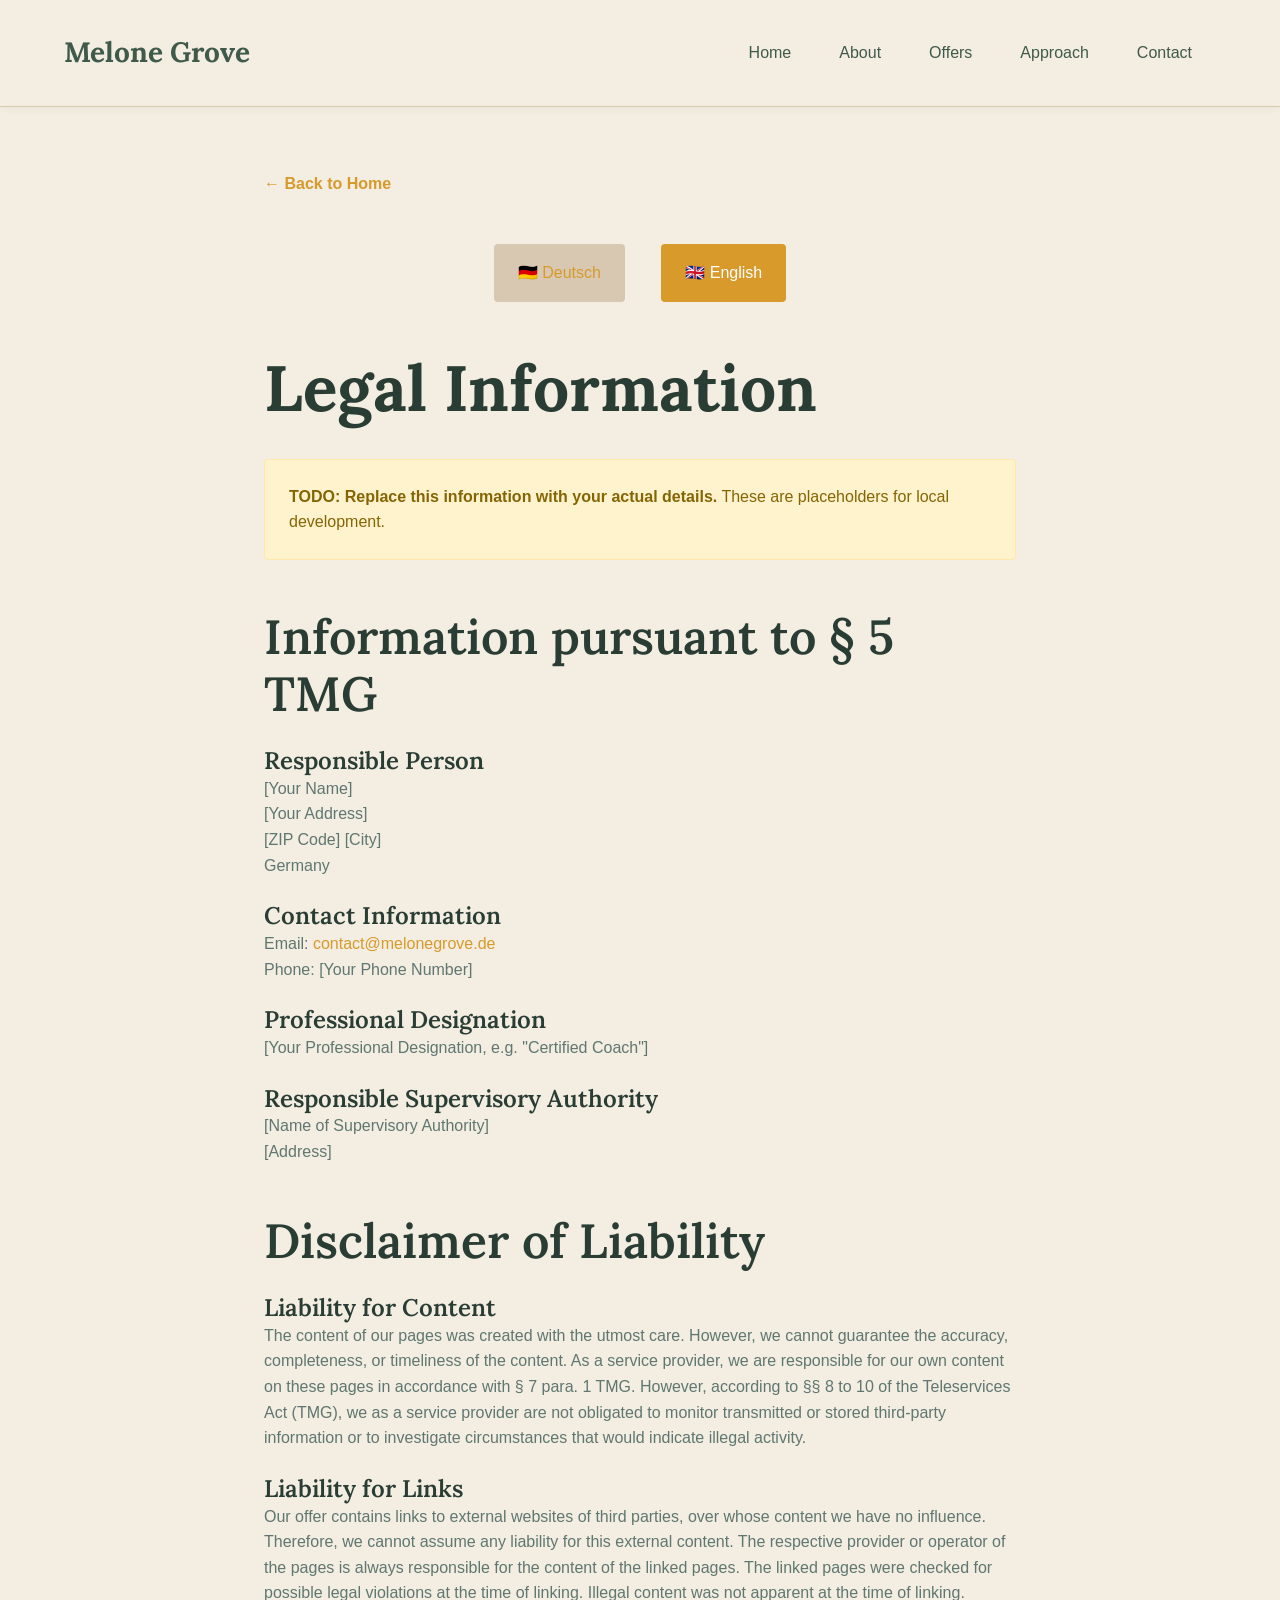
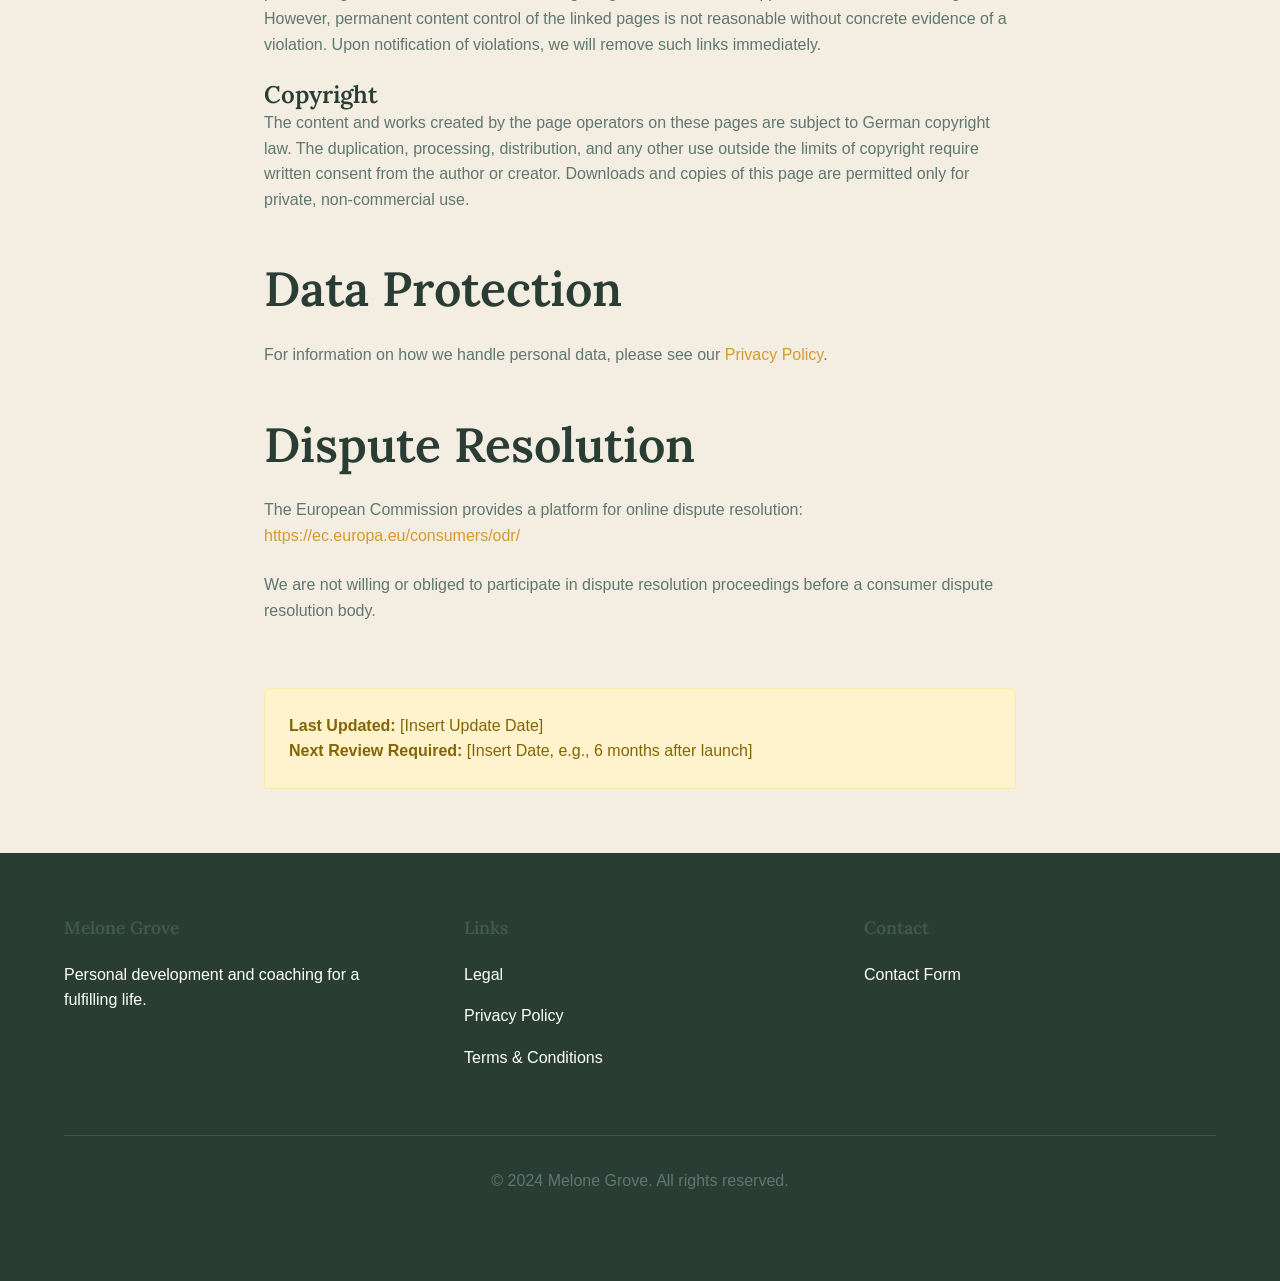
<file: impressum-en.html>
<!DOCTYPE html>
<html lang="en">
<head>
    <meta charset="UTF-8">
    <meta name="viewport" content="width=device-width, initial-scale=1.0">
    <meta name="description" content="Legal - Melone Grove">
    <title>Legal - Melone Grove</title>
    <link href="https://fonts.googleapis.com/css2?family=Lora:ital,wght@0,400;0,500;0,600&display=swap" rel="stylesheet">
    <link rel="stylesheet" href="styles.css">
    <style>
        .legal-content {
            max-width: 800px;
            margin: var(--spacing-2xl) auto;
            padding: 0 var(--spacing-md);
        }
        .legal-content h2 {
            margin-top: var(--spacing-xl);
            margin-bottom: var(--spacing-md);
        }
        .legal-content p {
            margin-bottom: var(--spacing-md);
        }
        .legal-content ul {
            list-style-position: inside;
            margin-bottom: var(--spacing-md);
        }
        .legal-content li {
            margin-bottom: var(--spacing-sm);
        }
        .placeholder {
            background-color: #FFF3CD;
            border: 1px solid #FFE8A8;
            padding: var(--spacing-md);
            border-radius: 4px;
            margin: var(--spacing-lg) 0;
            color: #856404;
        }
        .back-link {
            margin-bottom: var(--spacing-xl);
        }
        .lang-switcher-page {
            margin-bottom: var(--spacing-xl);
            text-align: center;
        }
        .lang-switcher-page a {
            display: inline-block;
            margin: 0 var(--spacing-sm);
            padding: var(--spacing-sm) var(--spacing-md);
            background-color: var(--color-bg-secondary);
            border-radius: 4px;
            transition: var(--transition);
        }
        .lang-switcher-page a:hover {
            background-color: var(--color-accent);
            color: var(--color-white);
        }
        .lang-switcher-page a.active {
            background-color: var(--color-primary);
            color: var(--color-white);
        }
    </style>
</head>
<body>
    <!-- Navigation -->
    <nav class="navbar">
        <div class="navbar-container">
            <div class="navbar-logo">
                <a href="index.html">Melone Grove</a>
            </div>
            <button class="hamburger" id="hamburger">
                <span></span>
                <span></span>
                <span></span>
            </button>
            <ul class="navbar-menu" id="navbarMenu">
                <li><a href="index.html" class="nav-link">Home</a></li>
                <li><a href="index.html#about" class="nav-link">About</a></li>
                <li><a href="index.html#offers" class="nav-link">Offers</a></li>
                <li><a href="index.html#approach" class="nav-link">Approach</a></li>
                <li><a href="index.html#contact" class="nav-link">Contact</a></li>
            </ul>
        </div>
    </nav>

    <!-- Main Content -->
    <main>
        <div class="legal-content">
            <div class="back-link">
                <a href="index.html" class="btn-link">← Back to Home</a>
            </div>

            <div class="lang-switcher-page">
                <a href="impressum.html">🇩🇪 Deutsch</a>
                <a href="impressum-en.html" class="active">🇬🇧 English</a>
            </div>

            <h1>Legal Information</h1>

            <div class="placeholder">
                <strong>TODO: Replace this information with your actual details.</strong> These are placeholders for local development.
            </div>

            <h2>Information pursuant to § 5 TMG</h2>

            <h3>Responsible Person</h3>
            <p>
                [Your Name]<br>
                [Your Address]<br>
                [ZIP Code] [City]<br>
                Germany
            </p>

            <h3>Contact Information</h3>
            <p>
                Email: <a href="mailto:contact@melonegrove.de">contact@melonegrove.de</a><br>
                Phone: [Your Phone Number]
            </p>

            <h3>Professional Designation</h3>
            <p>
                [Your Professional Designation, e.g. "Certified Coach"]
            </p>

            <h3>Responsible Supervisory Authority</h3>
            <p>
                [Name of Supervisory Authority]<br>
                [Address]
            </p>

            <h2>Disclaimer of Liability</h2>

            <h3>Liability for Content</h3>
            <p>
                The content of our pages was created with the utmost care. However, we cannot guarantee the accuracy, completeness, or timeliness of the content. As a service provider, we are responsible for our own content on these pages in accordance with § 7 para. 1 TMG. However, according to §§ 8 to 10 of the Teleservices Act (TMG), we as a service provider are not obligated to monitor transmitted or stored third-party information or to investigate circumstances that would indicate illegal activity.
            </p>

            <h3>Liability for Links</h3>
            <p>
                Our offer contains links to external websites of third parties, over whose content we have no influence. Therefore, we cannot assume any liability for this external content. The respective provider or operator of the pages is always responsible for the content of the linked pages. The linked pages were checked for possible legal violations at the time of linking. Illegal content was not apparent at the time of linking. However, permanent content control of the linked pages is not reasonable without concrete evidence of a violation. Upon notification of violations, we will remove such links immediately.
            </p>

            <h3>Copyright</h3>
            <p>
                The content and works created by the page operators on these pages are subject to German copyright law. The duplication, processing, distribution, and any other use outside the limits of copyright require written consent from the author or creator. Downloads and copies of this page are permitted only for private, non-commercial use.
            </p>

            <h2>Data Protection</h2>
            <p>
                For information on how we handle personal data, please see our <a href="datenschutz-en.html">Privacy Policy</a>.
            </p>

            <h2>Dispute Resolution</h2>
            <p>
                The European Commission provides a platform for online dispute resolution: <a href="https://ec.europa.eu/consumers/odr/" target="_blank">https://ec.europa.eu/consumers/odr/</a>
            </p>
            <p>
                We are not willing or obliged to participate in dispute resolution proceedings before a consumer dispute resolution body.
            </p>

            <div class="placeholder" style="margin-top: var(--spacing-2xl);">
                <strong>Last Updated:</strong> [Insert Update Date]<br>
                <strong>Next Review Required:</strong> [Insert Date, e.g., 6 months after launch]
            </div>
        </div>
    </main>

    <!-- Footer -->
    <footer class="footer">
        <div class="container">
            <div class="footer-content">
                <div class="footer-section">
                    <h4>Melone Grove</h4>
                    <p>Personal development and coaching for a fulfilling life.</p>
                </div>
                <div class="footer-section">
                    <h4>Links</h4>
                    <ul>
                        <li><a href="impressum-en.html">Legal</a></li>
                        <li><a href="datenschutz-en.html">Privacy Policy</a></li>
                        <li><a href="agb-en.html">Terms & Conditions</a></li>
                    </ul>
                </div>
                <div class="footer-section">
                    <h4>Contact</h4>
                    <p><a href="index.html#contact">Contact Form</a></p>
                </div>
            </div>
            <div class="footer-bottom">
                <p>&copy; 2024 Melone Grove. All rights reserved.</p>
            </div>
        </div>
    </footer>

    <script src="script.js"></script>
</body>
</html>
</file>
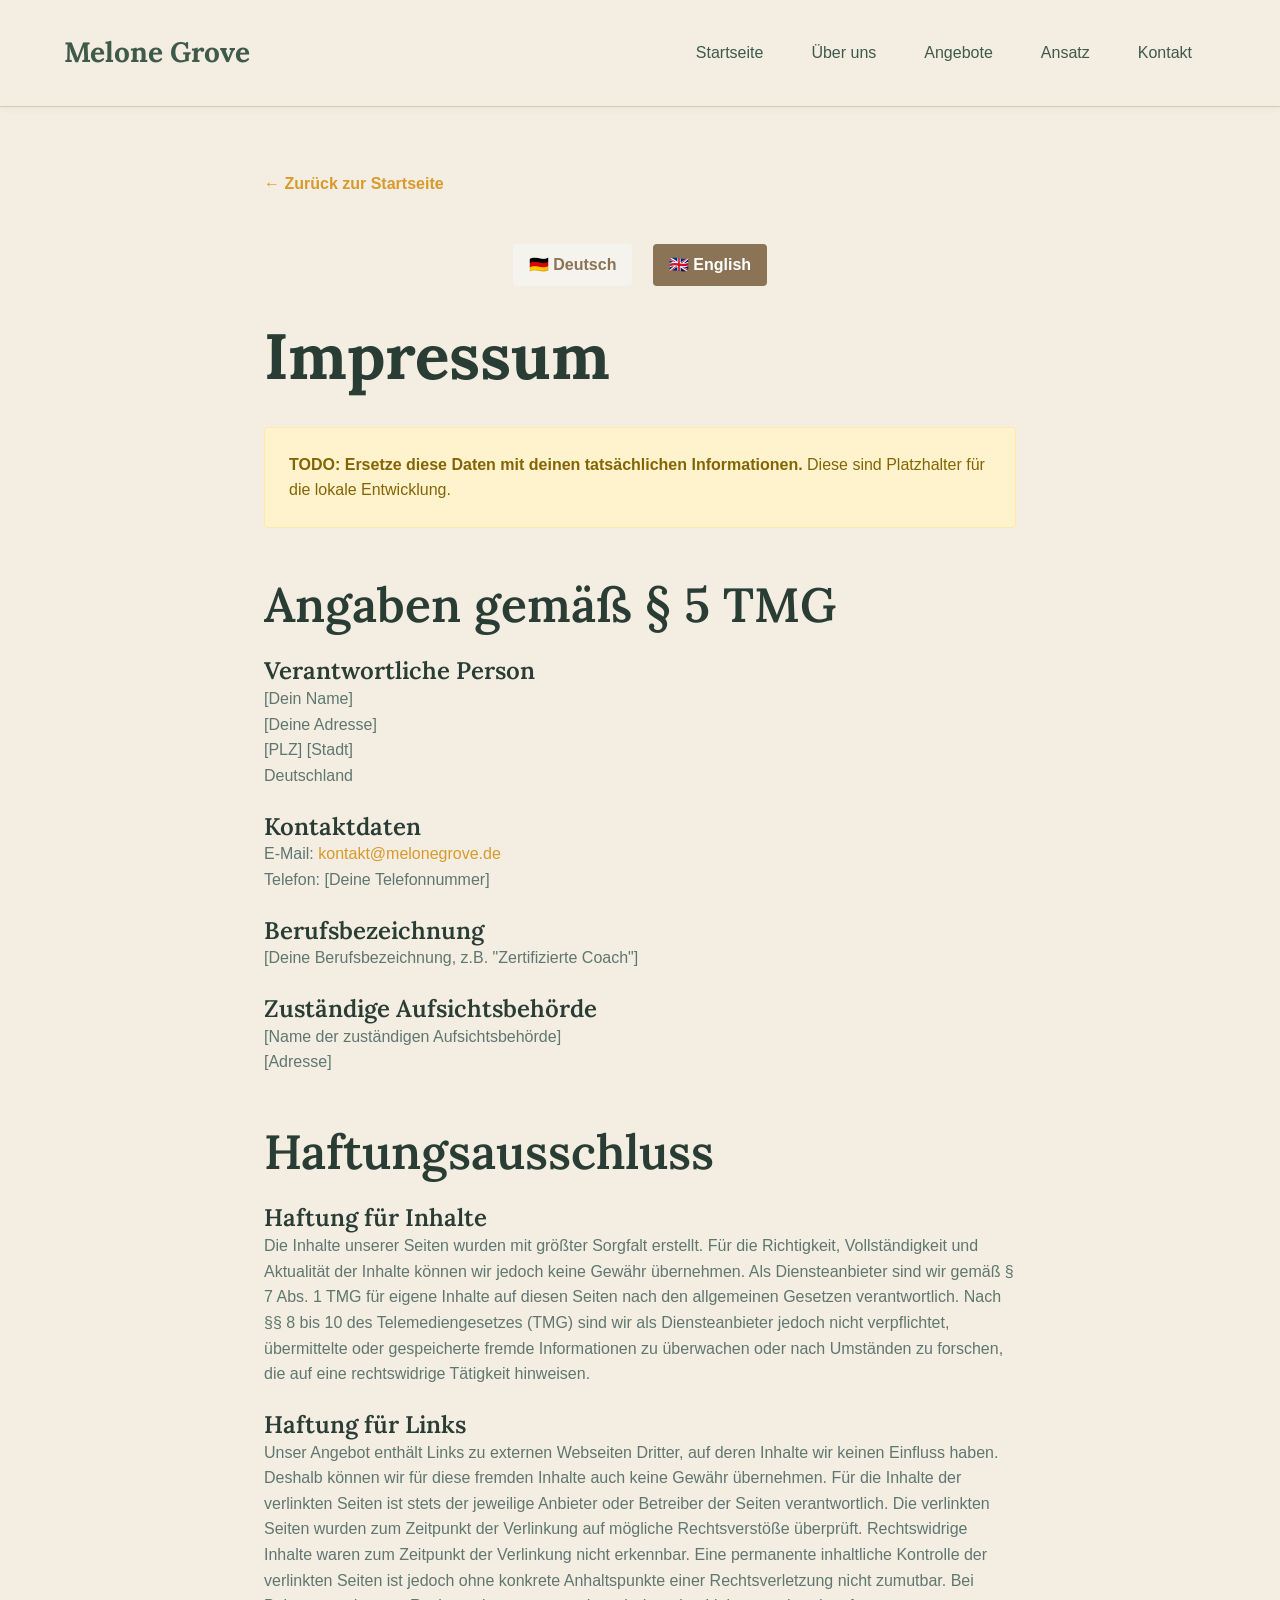
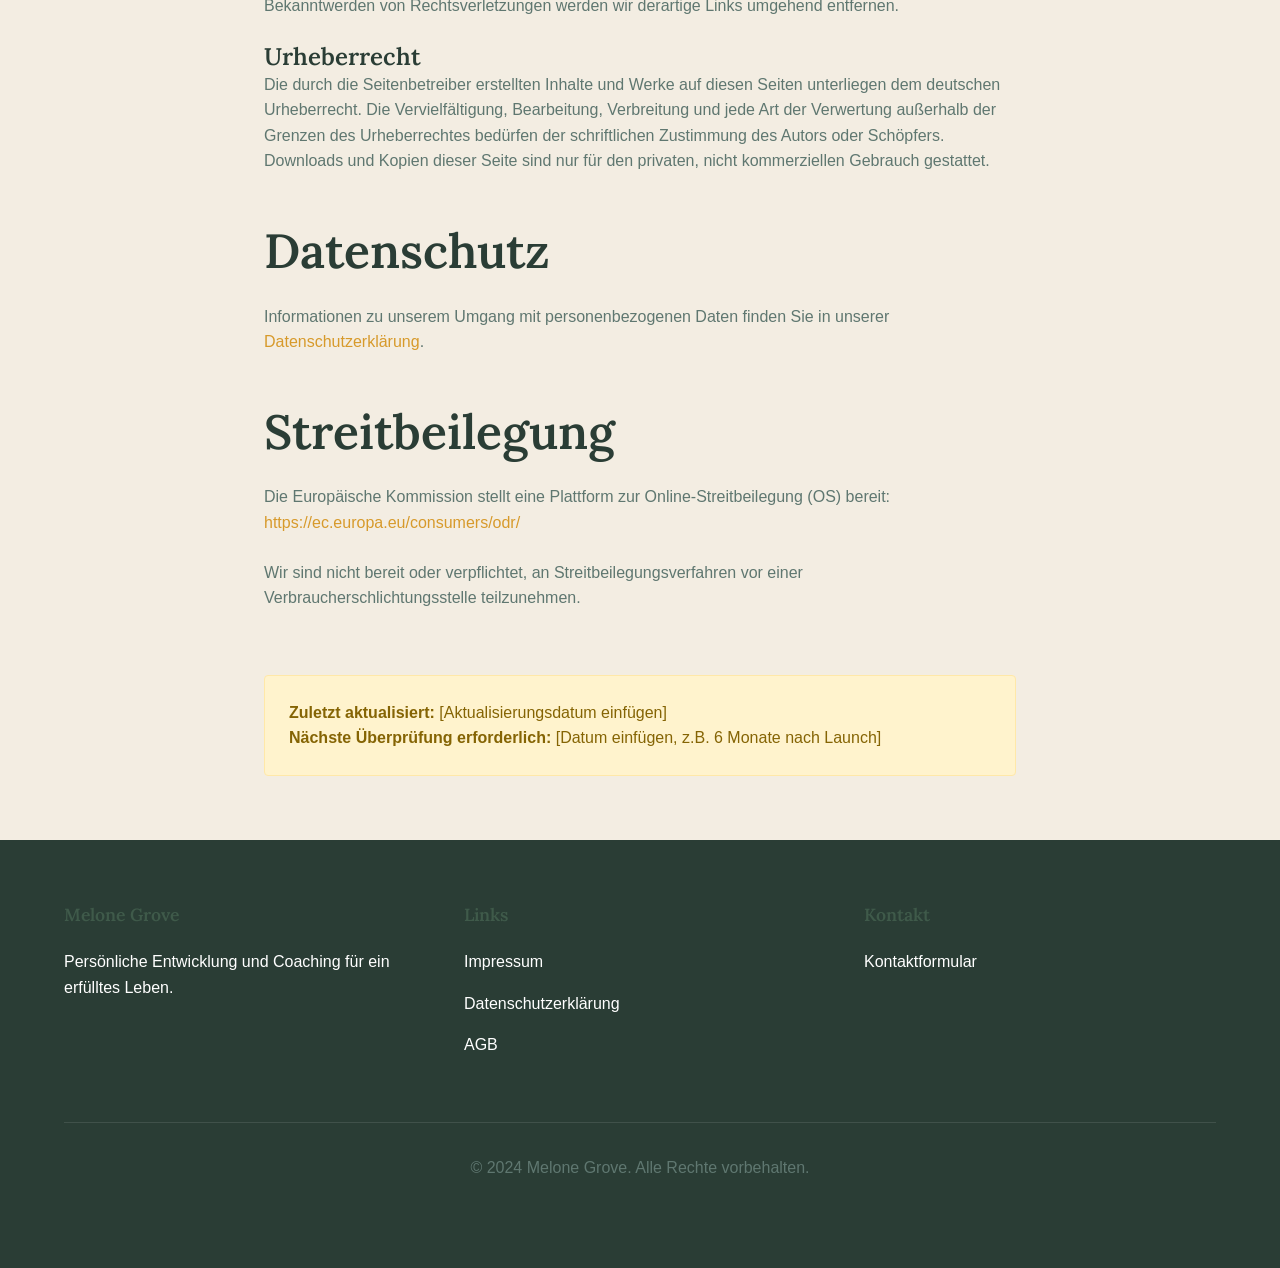
<file: impressum.html>
<!DOCTYPE html>
<html lang="de">
<head>
    <meta charset="UTF-8">
    <meta name="viewport" content="width=device-width, initial-scale=1.0">
    <meta name="description" content="Impressum - Melone Grove">
    <title>Impressum - Melone Grove</title>
    <link href="https://fonts.googleapis.com/css2?family=Cormorant+Garamond:ital,wght@0,400;0,500;0,600;0,700;1,400&family=Lora:ital,wght@0,400;0,500;0,600;1,400&display=swap" rel="stylesheet">
    <link rel="stylesheet" href="styles.css">
    <style>
        .legal-content {
            max-width: 800px;
            margin: var(--spacing-2xl) auto;
            padding: 0 var(--spacing-md);
        }
        .legal-content h2 {
            margin-top: var(--spacing-xl);
            margin-bottom: var(--spacing-md);
        }
        .legal-content p {
            margin-bottom: var(--spacing-md);
        }
        .legal-content ul {
            list-style-position: inside;
            margin-bottom: var(--spacing-md);
        }
        .legal-content li {
            margin-bottom: var(--spacing-sm);
        }
        .placeholder {
            background-color: #FFF3CD;
            border: 1px solid #FFE8A8;
            padding: var(--spacing-md);
            border-radius: 4px;
            margin: var(--spacing-lg) 0;
            color: #856404;
        }
        .back-link {
            margin-bottom: var(--spacing-xl);
        }
    </style>
</head>
<body>
    <!-- Navigation -->
    <nav class="navbar">
        <div class="navbar-container">
            <div class="navbar-logo">
                <a href="index.html">Melone Grove</a>
            </div>
            <button class="hamburger" id="hamburger">
                <span></span>
                <span></span>
                <span></span>
            </button>
            <ul class="navbar-menu" id="navbarMenu">
                <li><a href="index.html#home" class="nav-link">Startseite</a></li>
                <li><a href="index.html#about" class="nav-link">Über uns</a></li>
                <li><a href="index.html#offers" class="nav-link">Angebote</a></li>
                <li><a href="index.html#approach" class="nav-link">Ansatz</a></li>
                <li><a href="index.html#contact" class="nav-link">Kontakt</a></li>
            </ul>
        </div>
    </nav>

    <!-- Main Content -->
    <main>
        <div class="legal-content">
            <div class="back-link">
                <a href="index.html" class="btn-link">← Zurück zur Startseite</a>
            </div>

            <div style="text-align: center; margin-bottom: 2rem;">
                <a href="impressum.html" style="display: inline-block; margin: 0 0.5rem; padding: 0.5rem 1rem; background-color: #F5F3ED; border-radius: 4px; text-decoration: none; color: #8B7355; font-weight: 600;">🇩🇪 Deutsch</a>
                <a href="impressum-en.html" style="display: inline-block; margin: 0 0.5rem; padding: 0.5rem 1rem; background-color: #8B7355; border-radius: 4px; color: white; font-weight: 600;">🇬🇧 English</a>
            </div>

            <h1>Impressum</h1>

            <div class="placeholder">
                <strong>TODO: Ersetze diese Daten mit deinen tatsächlichen Informationen.</strong> Diese sind Platzhalter für die lokale Entwicklung.
            </div>

            <h2>Angaben gemäß § 5 TMG</h2>

            <h3>Verantwortliche Person</h3>
            <p>
                [Dein Name]<br>
                [Deine Adresse]<br>
                [PLZ] [Stadt]<br>
                Deutschland
            </p>

            <h3>Kontaktdaten</h3>
            <p>
                E-Mail: <a href="mailto:kontakt@melonegrove.de">kontakt@melonegrove.de</a><br>
                Telefon: [Deine Telefonnummer]
            </p>

            <h3>Berufsbezeichnung</h3>
            <p>
                [Deine Berufsbezeichnung, z.B. "Zertifizierte Coach"]
            </p>

            <h3>Zuständige Aufsichtsbehörde</h3>
            <p>
                [Name der zuständigen Aufsichtsbehörde]<br>
                [Adresse]
            </p>

            <h2>Haftungsausschluss</h2>

            <h3>Haftung für Inhalte</h3>
            <p>
                Die Inhalte unserer Seiten wurden mit größter Sorgfalt erstellt. Für die Richtigkeit, Vollständigkeit und Aktualität der Inhalte können wir jedoch keine Gewähr übernehmen. Als Diensteanbieter sind wir gemäß § 7 Abs. 1 TMG für eigene Inhalte auf diesen Seiten nach den allgemeinen Gesetzen verantwortlich. Nach §§ 8 bis 10 des Telemediengesetzes (TMG) sind wir als Diensteanbieter jedoch nicht verpflichtet, übermittelte oder gespeicherte fremde Informationen zu überwachen oder nach Umständen zu forschen, die auf eine rechtswidrige Tätigkeit hinweisen.
            </p>

            <h3>Haftung für Links</h3>
            <p>
                Unser Angebot enthält Links zu externen Webseiten Dritter, auf deren Inhalte wir keinen Einfluss haben. Deshalb können wir für diese fremden Inhalte auch keine Gewähr übernehmen. Für die Inhalte der verlinkten Seiten ist stets der jeweilige Anbieter oder Betreiber der Seiten verantwortlich. Die verlinkten Seiten wurden zum Zeitpunkt der Verlinkung auf mögliche Rechtsverstöße überprüft. Rechtswidrige Inhalte waren zum Zeitpunkt der Verlinkung nicht erkennbar. Eine permanente inhaltliche Kontrolle der verlinkten Seiten ist jedoch ohne konkrete Anhaltspunkte einer Rechtsverletzung nicht zumutbar. Bei Bekanntwerden von Rechtsverletzungen werden wir derartige Links umgehend entfernen.
            </p>

            <h3>Urheberrecht</h3>
            <p>
                Die durch die Seitenbetreiber erstellten Inhalte und Werke auf diesen Seiten unterliegen dem deutschen Urheberrecht. Die Vervielfältigung, Bearbeitung, Verbreitung und jede Art der Verwertung außerhalb der Grenzen des Urheberrechtes bedürfen der schriftlichen Zustimmung des Autors oder Schöpfers. Downloads und Kopien dieser Seite sind nur für den privaten, nicht kommerziellen Gebrauch gestattet.
            </p>

            <h2>Datenschutz</h2>
            <p>
                Informationen zu unserem Umgang mit personenbezogenen Daten finden Sie in unserer <a href="datenschutz.html">Datenschutzerklärung</a>.
            </p>

            <h2>Streitbeilegung</h2>
            <p>
                Die Europäische Kommission stellt eine Plattform zur Online-Streitbeilegung (OS) bereit: <a href="https://ec.europa.eu/consumers/odr/" target="_blank">https://ec.europa.eu/consumers/odr/</a>
            </p>
            <p>
                Wir sind nicht bereit oder verpflichtet, an Streitbeilegungsverfahren vor einer Verbraucherschlichtungsstelle teilzunehmen.
            </p>

            <div class="placeholder" style="margin-top: var(--spacing-2xl);">
                <strong>Zuletzt aktualisiert:</strong> [Aktualisierungsdatum einfügen]<br>
                <strong>Nächste Überprüfung erforderlich:</strong> [Datum einfügen, z.B. 6 Monate nach Launch]
            </div>
        </div>
    </main>

    <!-- Footer -->
    <footer class="footer">
        <div class="container">
            <div class="footer-content">
                <div class="footer-section">
                    <h4>Melone Grove</h4>
                    <p>Persönliche Entwicklung und Coaching für ein erfülltes Leben.</p>
                </div>
                <div class="footer-section">
                    <h4>Links</h4>
                    <ul>
                        <li><a href="impressum.html">Impressum</a></li>
                        <li><a href="datenschutz.html">Datenschutzerklärung</a></li>
                        <li><a href="agb.html">AGB</a></li>
                    </ul>
                </div>
                <div class="footer-section">
                    <h4>Kontakt</h4>
                    <p><a href="index.html#contact">Kontaktformular</a></p>
                </div>
            </div>
            <div class="footer-bottom">
                <p>&copy; 2024 Melone Grove. Alle Rechte vorbehalten.</p>
            </div>
        </div>
    </footer>

    <script src="script.js"></script>
</body>
</html>
</file>
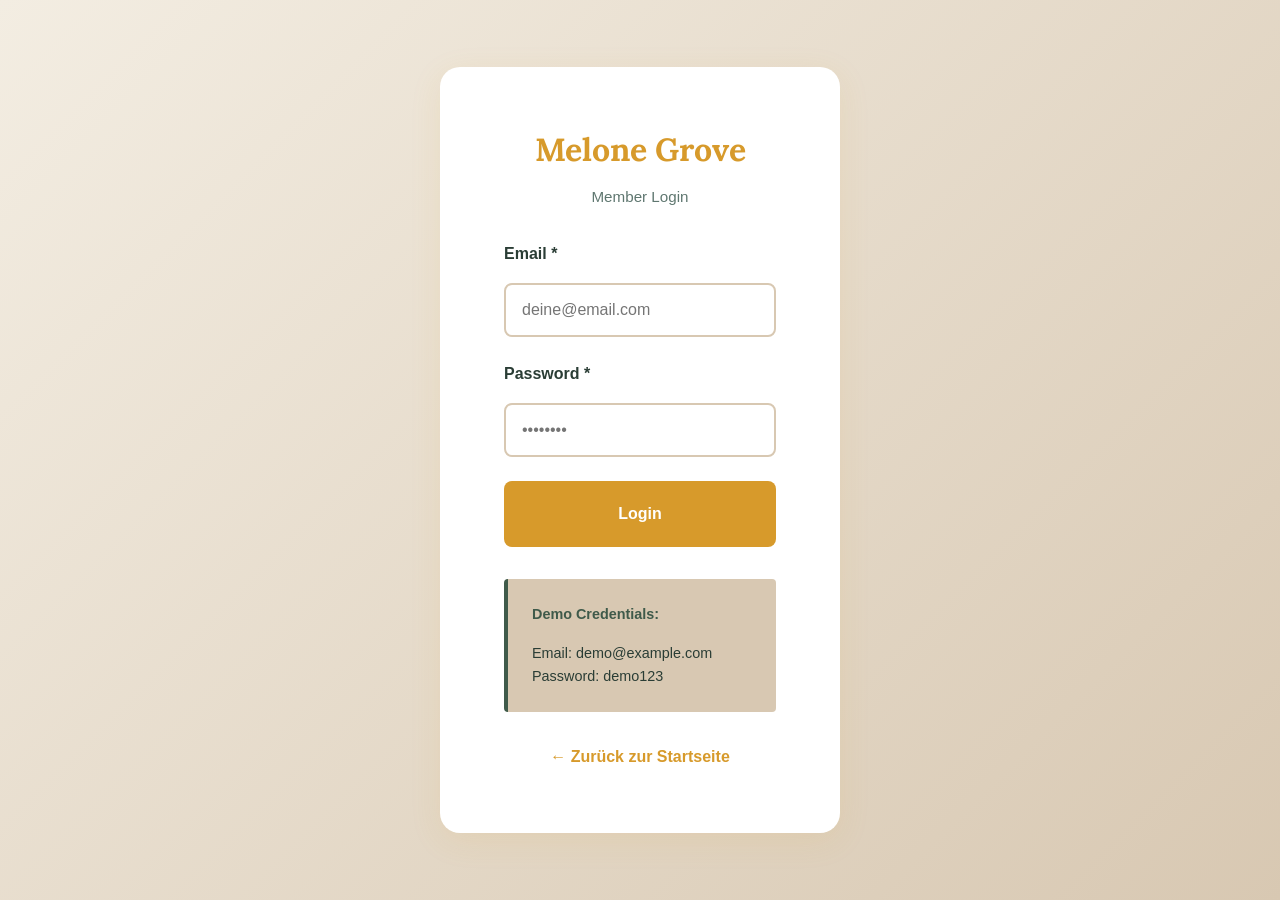
<file: login.html>
<!DOCTYPE html>
<html lang="de">
<head>
    <meta charset="UTF-8">
    <meta name="viewport" content="width=device-width, initial-scale=1.0">
    <meta name="description" content="Melone Grove - Member Login">
    <title>Melone Grove - Login</title>
    <link href="https://fonts.googleapis.com/css2?family=Lora:ital,wght@0,400;0,500;0,600;0,700;1,400&display=swap" rel="stylesheet">
    <link rel="stylesheet" href="styles.css">
    <style>
        .login-container {
            min-height: 100vh;
            display: flex;
            align-items: center;
            justify-content: center;
            background: linear-gradient(135deg, var(--color-bg-primary) 0%, var(--color-bg-secondary) 100%);
            padding: var(--spacing-md);
        }

        .login-box {
            background: var(--color-white);
            border-radius: 20px;
            padding: var(--spacing-2xl);
            box-shadow: 0 8px 32px rgba(215, 154, 43, 0.1);
            max-width: 400px;
            width: 100%;
        }

        .login-box h1 {
            font-size: 2rem;
            margin-bottom: var(--spacing-sm);
            text-align: center;
            color: var(--color-primary);
        }

        .login-box p {
            text-align: center;
            margin-bottom: var(--spacing-lg);
            font-size: 0.95rem;
        }

        .form-group {
            margin-bottom: var(--spacing-md);
        }

        .form-group label {
            display: block;
            margin-bottom: var(--spacing-sm);
            font-weight: 600;
            color: var(--color-text-primary);
        }

        .form-group input {
            width: 100%;
            padding: var(--spacing-sm);
            border: 2px solid var(--color-border);
            border-radius: 8px;
            font-size: 1rem;
            transition: var(--transition);
            font-family: var(--font-sans);
        }

        .form-group input:focus {
            outline: none;
            border-color: var(--color-primary);
            box-shadow: 0 0 0 3px rgba(215, 154, 43, 0.1);
        }

        .login-btn {
            width: 100%;
            padding: var(--spacing-md);
            background: var(--color-primary);
            color: var(--color-white);
            border: none;
            border-radius: 8px;
            font-size: 1rem;
            font-weight: 600;
            cursor: pointer;
            transition: var(--transition);
        }

        .login-btn:hover {
            background: var(--color-primary-dark);
        }

        .demo-credentials {
            background: var(--color-bg-secondary);
            border-left: 4px solid var(--color-accent);
            padding: var(--spacing-md);
            margin-top: var(--spacing-lg);
            border-radius: 4px;
            font-size: 0.9rem;
        }

        .demo-credentials strong {
            display: block;
            margin-bottom: var(--spacing-sm);
            color: var(--color-accent);
        }

        .back-link {
            text-align: center;
            margin-top: var(--spacing-lg);
        }

        .back-link a {
            color: var(--color-primary);
            font-weight: 600;
        }
    </style>
</head>
<body>
    <div class="login-container">
        <div class="login-box">
            <h1>Melone Grove</h1>
            <p data-i18n="login_subtitle">Member Login</p>

            <form id="loginForm">
                <div class="form-group">
                    <label for="email">Email *</label>
                    <input type="email" id="email" name="email" required placeholder="deine@email.com">
                </div>
                <div class="form-group">
                    <label for="password">Password *</label>
                    <input type="password" id="password" name="password" required placeholder="••••••••">
                </div>
                <button type="submit" class="login-btn">Login</button>
            </form>

            <div class="demo-credentials">
                <strong>Demo Credentials:</strong>
                Email: demo@example.com<br>
                Password: demo123
            </div>

            <div class="back-link">
                <a href="index.html">← Zurück zur Startseite</a>
            </div>
        </div>
    </div>

    <script>
        document.getElementById('loginForm').addEventListener('submit', function(e) {
            e.preventDefault();
            const email = document.getElementById('email').value;
            const password = document.getElementById('password').value;

            // Mock authentication
            if (email && password) {
                localStorage.setItem('meloneGrove_user', JSON.stringify({
                    email: email,
                    name: email.split('@')[0],
                    loggedIn: true
                }));
                window.location.href = 'members.html';
            }
        });

        // Redirect if already logged in
        const user = JSON.parse(localStorage.getItem('meloneGrove_user') || 'null');
        if (user && user.loggedIn) {
            window.location.href = 'members.html';
        }
    </script>
    <script src="i18n.js"></script>
</body>
</html>
</file>
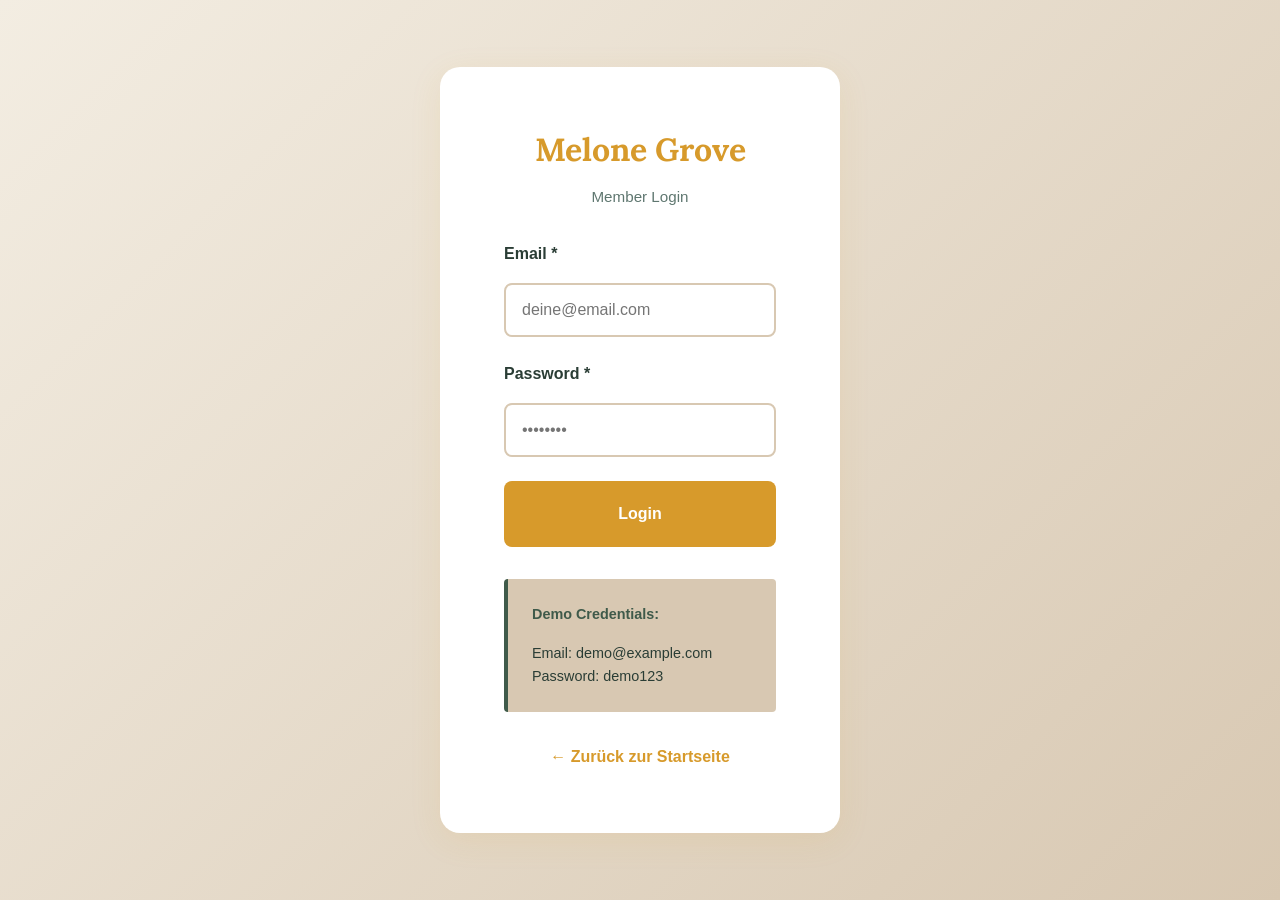
<file: members.html>
<!DOCTYPE html>
<html lang="de">
<head>
    <meta charset="UTF-8">
    <meta name="viewport" content="width=device-width, initial-scale=1.0">
    <meta name="description" content="Melone Grove - Member Dashboard">
    <title>Melone Grove - Member Dashboard</title>
    <link href="https://fonts.googleapis.com/css2?family=Lora:ital,wght@0,400;0,500;0,600;0,700;1,400&display=swap" rel="stylesheet">
    <link rel="stylesheet" href="styles.css">
    <style>
        .dashboard-nav {
            background: var(--color-primary);
            color: var(--color-white);
            padding: var(--spacing-md);
            display: flex;
            justify-content: space-between;
            align-items: center;
        }

        .dashboard-nav h2 {
            color: var(--color-white);
            margin: 0;
            font-size: 1.5rem;
        }

        .user-info {
            display: flex;
            align-items: center;
            gap: var(--spacing-md);
        }

        .logout-btn {
            background: var(--color-white);
            color: var(--color-primary);
            padding: 0.5rem 1rem;
            border: none;
            border-radius: 4px;
            cursor: pointer;
            font-weight: 600;
            transition: var(--transition);
        }

        .logout-btn:hover {
            background: var(--color-bg-secondary);
        }

        .dashboard-container {
            max-width: 1200px;
            margin: 0 auto;
            padding: var(--spacing-lg);
        }

        .tabs {
            display: flex;
            gap: var(--spacing-sm);
            margin-bottom: var(--spacing-lg);
            border-bottom: 2px solid var(--color-border);
            flex-wrap: wrap;
        }

        .tab-btn {
            padding: var(--spacing-md);
            background: none;
            border: none;
            cursor: pointer;
            font-size: 1rem;
            font-weight: 600;
            color: var(--color-text-secondary);
            border-bottom: 3px solid transparent;
            transition: var(--transition);
            margin-bottom: -2px;
        }

        .tab-btn.active {
            color: var(--color-primary);
            border-bottom-color: var(--color-primary);
        }

        .tab-btn:hover {
            color: var(--color-primary);
        }

        .tab-content {
            display: none;
        }

        .tab-content.active {
            display: block;
        }

        .invoices-grid {
            display: grid;
            gap: var(--spacing-md);
        }

        .invoice-item {
            background: var(--color-white);
            border: 1px solid var(--color-border);
            border-radius: 12px;
            padding: var(--spacing-md);
            display: flex;
            justify-content: space-between;
            align-items: center;
            transition: var(--transition);
        }

        .invoice-item:hover {
            box-shadow: 0 4px 12px rgba(215, 154, 43, 0.1);
        }

        .invoice-info h4 {
            margin: 0 0 var(--spacing-xs) 0;
        }

        .invoice-info p {
            margin: 0;
            font-size: 0.9rem;
        }

        .invoice-date {
            color: var(--color-text-secondary);
            font-size: 0.9rem;
        }

        .invoice-amount {
            font-size: 1.25rem;
            font-weight: 700;
            color: var(--color-primary);
            margin-right: var(--spacing-md);
        }

        .download-btn {
            background: var(--color-accent);
            color: var(--color-white);
            padding: 0.5rem 1.2rem;
            border: none;
            border-radius: 6px;
            cursor: pointer;
            font-weight: 600;
            transition: var(--transition);
        }

        .download-btn:hover {
            background: var(--color-accent-light);
        }

        .materials-grid {
            display: grid;
            grid-template-columns: repeat(auto-fill, minmax(250px, 1fr));
            gap: var(--spacing-lg);
        }

        .material-card {
            background: var(--color-white);
            border: 1px solid var(--color-border);
            border-radius: 12px;
            overflow: hidden;
            transition: var(--transition);
        }

        .material-card:hover {
            box-shadow: 0 8px 24px rgba(215, 154, 43, 0.1);
            transform: translateY(-4px);
        }

        .material-icon {
            background: linear-gradient(135deg, var(--color-primary) 0%, var(--color-primary-light) 100%);
            color: var(--color-white);
            padding: var(--spacing-lg);
            text-align: center;
            font-size: 2.5rem;
        }

        .material-content {
            padding: var(--spacing-md);
        }

        .material-content h4 {
            margin: 0 0 var(--spacing-xs) 0;
            font-size: 1.1rem;
        }

        .material-type {
            display: inline-block;
            background: var(--color-bg-secondary);
            color: var(--color-text-primary);
            padding: 0.25rem 0.75rem;
            border-radius: 20px;
            font-size: 0.75rem;
            font-weight: 600;
            margin-bottom: var(--spacing-sm);
        }

        .access-expires {
            background: var(--color-bg-secondary);
            padding: var(--spacing-sm);
            border-radius: 6px;
            font-size: 0.85rem;
            margin-bottom: var(--spacing-sm);
        }

        .access-expires.expiring-soon {
            background: rgba(122, 30, 44, 0.1);
            color: var(--color-red);
        }

        .access-btn {
            width: 100%;
            padding: var(--spacing-sm);
            background: var(--color-primary);
            color: var(--color-white);
            border: none;
            border-radius: 6px;
            cursor: pointer;
            font-weight: 600;
            transition: var(--transition);
        }

        .access-btn:hover {
            background: var(--color-primary-dark);
        }

        .calendar-container {
            background: var(--color-white);
            border: 1px solid var(--color-border);
            border-radius: 12px;
            padding: var(--spacing-lg);
            margin-bottom: var(--spacing-lg);
        }

        .calendar-header {
            display: flex;
            justify-content: space-between;
            align-items: center;
            margin-bottom: var(--spacing-md);
        }

        .calendar-header h3 {
            margin: 0;
        }

        .calendar-nav {
            display: flex;
            gap: var(--spacing-sm);
        }

        .calendar-nav button {
            background: var(--color-bg-secondary);
            border: none;
            padding: 0.5rem 1rem;
            border-radius: 4px;
            cursor: pointer;
            transition: var(--transition);
        }

        .calendar-nav button:hover {
            background: var(--color-primary);
            color: var(--color-white);
        }

        .calendar-grid {
            display: grid;
            grid-template-columns: repeat(7, 1fr);
            gap: var(--spacing-sm);
            margin-bottom: var(--spacing-md);
        }

        .calendar-day {
            aspect-ratio: 1;
            display: flex;
            align-items: center;
            justify-content: center;
            border: 1px solid var(--color-border);
            border-radius: 8px;
            cursor: pointer;
            transition: var(--transition);
            font-size: 0.9rem;
            font-weight: 600;
        }

        .calendar-day:hover {
            background: var(--color-bg-secondary);
        }

        .calendar-day.has-session {
            background: var(--color-accent);
            color: var(--color-white);
            border-color: var(--color-accent);
        }

        .calendar-day.selected {
            background: var(--color-primary);
            color: var(--color-white);
            border-color: var(--color-primary);
        }

        .sessions-list {
            background: var(--color-white);
            border: 1px solid var(--color-border);
            border-radius: 12px;
            padding: var(--spacing-lg);
        }

        .session-item {
            padding: var(--spacing-md);
            border-bottom: 1px solid var(--color-border);
            display: flex;
            gap: var(--spacing-md);
            align-items: flex-start;
        }

        .session-item:last-child {
            border-bottom: none;
        }

        .session-time {
            background: var(--color-primary);
            color: var(--color-white);
            padding: var(--spacing-md);
            border-radius: 8px;
            min-width: 80px;
            text-align: center;
            font-weight: 600;
        }

        .session-details h4 {
            margin: 0 0 var(--spacing-xs) 0;
        }

        .session-details p {
            margin: 0;
            font-size: 0.9rem;
        }

        .booking-grid {
            display: grid;
            grid-template-columns: repeat(auto-fit, minmax(250px, 1fr));
            gap: var(--spacing-lg);
        }

        .booking-card {
            background: var(--color-white);
            border: 1px solid var(--color-border);
            border-radius: 12px;
            padding: var(--spacing-lg);
            text-align: center;
            transition: var(--transition);
        }

        .booking-card:hover {
            box-shadow: 0 8px 24px rgba(215, 154, 43, 0.1);
            transform: translateY(-4px);
        }

        .booking-icon {
            font-size: 3rem;
            margin-bottom: var(--spacing-md);
        }

        .booking-card h3 {
            margin-top: 0;
            color: var(--color-primary);
        }

        .booking-card p {
            margin-bottom: var(--spacing-md);
            font-size: 0.95rem;
        }

        .book-btn {
            width: 100%;
            padding: var(--spacing-md);
            background: var(--color-primary);
            color: var(--color-white);
            border: none;
            border-radius: 8px;
            cursor: pointer;
            font-weight: 600;
            transition: var(--transition);
        }

        .book-btn:hover {
            background: var(--color-primary-dark);
        }

        .section-title {
            font-size: 1.5rem;
            margin-bottom: var(--spacing-lg);
            color: var(--color-primary);
        }

        @media (max-width: 768px) {
            .dashboard-nav {
                flex-direction: column;
                gap: var(--spacing-md);
            }

            .user-info {
                width: 100%;
                justify-content: space-between;
            }

            .tabs {
                overflow-x: auto;
            }

            .calendar-grid {
                gap: 4px;
            }

            .materials-grid {
                grid-template-columns: 1fr;
            }
        }
    </style>
</head>
<body>
    <div class="dashboard-nav">
        <h2>Melone Grove Dashboard</h2>
        <div class="user-info">
            <div>
                👤 <span id="userName">Member</span>
            </div>
            <button class="logout-btn" onclick="logout()">Logout</button>
        </div>
    </div>

    <div class="dashboard-container">
        <div class="tabs">
            <button class="tab-btn active" onclick="switchTab('invoices')">📄 Invoices</button>
            <button class="tab-btn" onclick="switchTab('materials')">📚 Materials</button>
            <button class="tab-btn" onclick="switchTab('sessions')">📅 Sessions</button>
            <button class="tab-btn" onclick="switchTab('booking')">🎯 Booking</button>
        </div>

        <!-- Invoices Tab -->
        <div id="invoices" class="tab-content active">
            <h2 class="section-title">📄 Invoices & Payments</h2>
            <div class="invoices-grid">
                <div class="invoice-item">
                    <div class="invoice-info">
                        <h4>Invoice #2025-001</h4>
                        <p class="invoice-date">2025-01-15</p>
                        <p>Personal Coaching Program - 3 Months</p>
                    </div>
                    <div>
                        <div class="invoice-amount">€297</div>
                    </div>
                    <button class="download-btn">Download PDF</button>
                </div>

                <div class="invoice-item">
                    <div class="invoice-info">
                        <h4>Invoice #2024-012</h4>
                        <p class="invoice-date">2024-12-15</p>
                        <p>Group Workshop - Nervensystemregulation</p>
                    </div>
                    <div>
                        <div class="invoice-amount">€67</div>
                    </div>
                    <button class="download-btn">Download PDF</button>
                </div>

                <div class="invoice-item">
                    <div class="invoice-info">
                        <h4>Invoice #2024-011</h4>
                        <p class="invoice-date">2024-11-20</p>
                        <p>1:1 Session with Melanie</p>
                    </div>
                    <div>
                        <div class="invoice-amount">€89</div>
                    </div>
                    <button class="download-btn">Download PDF</button>
                </div>
            </div>
        </div>

        <!-- Materials Tab -->
        <div id="materials" class="tab-content">
            <h2 class="section-title">📚 Learning Materials</h2>
            <p>Access expires after 3 months. Materials automatically sent by email.</p>

            <div class="materials-grid">
                <div class="material-card">
                    <div class="material-icon">🎥</div>
                    <div class="material-content">
                        <span class="material-type">VIDEO</span>
                        <h4>Nervensystemregulation 101</h4>
                        <p>Grundlagen und erste Übungen für Anfänger</p>
                        <div class="access-expires">✓ Zugang bis 15.04.2025</div>
                        <button class="access-btn">Watch Video</button>
                    </div>
                </div>

                <div class="material-card">
                    <div class="material-icon">📑</div>
                    <div class="material-content">
                        <span class="material-type">PDF</span>
                        <h4>Atemwork Übungen</h4>
                        <p>Detaillierte Anleitung mit Bildern</p>
                        <div class="access-expires">✓ Zugang bis 15.04.2025</div>
                        <button class="access-btn">Download PDF</button>
                    </div>
                </div>

                <div class="material-card">
                    <div class="material-icon">🎬</div>
                    <div class="material-content">
                        <span class="material-type">VIDEO</span>
                        <h4>Geführte Meditation - 20 Minuten</h4>
                        <p>Mit Melanie Zervos</p>
                        <div class="access-expires">✓ Zugang bis 15.04.2025</div>
                        <button class="access-btn">Watch Video</button>
                    </div>
                </div>

                <div class="material-card">
                    <div class="material-icon">🔗</div>
                    <div class="material-content">
                        <span class="material-type">LINK</span>
                        <h4>Zusätzliche Ressourcen</h4>
                        <p>Curated Kollektion von empfohlenen Tools</p>
                        <div class="access-expires expiring-soon">⚠️ Zugang bis 05.04.2025</div>
                        <button class="access-btn">View Links</button>
                    </div>
                </div>

                <div class="material-card">
                    <div class="material-icon">📚</div>
                    <div class="material-content">
                        <span class="material-type">WORKBOOK</span>
                        <h4>Personal Development Workbook</h4>
                        <p>Interaktive Übungen und Reflexionen</p>
                        <div class="access-expires">✓ Zugang bis 15.04.2025</div>
                        <button class="access-btn">Download PDF</button>
                    </div>
                </div>

                <div class="material-card">
                    <div class="material-icon">🎤</div>
                    <div class="material-content">
                        <span class="material-type">AUDIO</span>
                        <h4>Podcast: Trauma & Healing</h4>
                        <p>Interview mit Fachexperten</p>
                        <div class="access-expires">✓ Zugang bis 15.04.2025</div>
                        <button class="access-btn">Listen Now</button>
                    </div>
                </div>
            </div>
        </div>

        <!-- Sessions Tab -->
        <div id="sessions" class="tab-content">
            <h2 class="section-title">📅 Your Sessions</h2>

            <div class="calendar-container">
                <div class="calendar-header">
                    <h3 id="currentMonth">January 2025</h3>
                    <div class="calendar-nav">
                        <button onclick="previousMonth()">← Previous</button>
                        <button onclick="nextMonth()">Next →</button>
                    </div>
                </div>
                <div class="calendar-grid" id="calendarGrid"></div>
            </div>

            <h3 style="color: var(--color-primary);">Upcoming Sessions</h3>
            <div class="sessions-list">
                <div class="session-item">
                    <div class="session-time">
                        Jan 22<br>14:00
                    </div>
                    <div class="session-details">
                        <h4>1:1 Coaching with Melanie</h4>
                        <p>Nervensystemregulation & Stressabbau</p>
                        <p style="color: var(--color-accent); font-weight: 600;">60 minutes • Online</p>
                    </div>
                </div>

                <div class="session-item">
                    <div class="session-time">
                        Jan 29<br>10:00
                    </div>
                    <div class="session-details">
                        <h4>Group Workshop with Simone</h4>
                        <p>Schwangerschaftsbegleitung</p>
                        <p style="color: var(--color-accent); font-weight: 600;">90 minutes • Online</p>
                    </div>
                </div>

                <div class="session-item">
                    <div class="session-time">
                        Feb 5<br>15:30
                    </div>
                    <div class="session-details">
                        <h4>1:1 with Partner - Couple Session</h4>
                        <p>mit Melanie & your partner</p>
                        <p style="color: var(--color-accent); font-weight: 600;">90 minutes • Online</p>
                    </div>
                </div>
            </div>
        </div>

        <!-- Booking Tab -->
        <div id="booking" class="tab-content">
            <h2 class="section-title">🎯 Book Your Sessions</h2>

            <div class="booking-grid">
                <div class="booking-card">
                    <div class="booking-icon">👤</div>
                    <h3>1:1 Personal Session</h3>
                    <p>Individual coaching with Melanie or Simone</p>
                    <p style="color: var(--color-text-secondary); font-size: 0.85rem;">
                        60 min • €89
                    </p>
                    <button class="book-btn" onclick="bookSession('1:1')">Book Now</button>
                </div>

                <div class="booking-card">
                    <div class="booking-icon">👥</div>
                    <h3>Group Workshop</h3>
                    <p>Interactive group session with practical exercises</p>
                    <p style="color: var(--color-text-secondary); font-size: 0.85rem;">
                        90 min • €47
                    </p>
                    <button class="book-btn" onclick="bookSession('group')">Book Now</button>
                </div>

                <div class="booking-card">
                    <div class="booking-icon">💑</div>
                    <h3>Couple Session</h3>
                    <p>1:1 session with your partner or companion</p>
                    <p style="color: var(--color-text-secondary); font-size: 0.85rem;">
                        90 min • €149
                    </p>
                    <button class="book-btn" onclick="bookSession('couple')">Book Now</button>
                </div>
            </div>

            <div style="background: var(--color-bg-secondary); padding: var(--spacing-lg); border-radius: 12px; margin-top: var(--spacing-lg);">
                <h3 style="color: var(--color-primary); margin-top: 0;">Available Time Slots</h3>
                <p>Select a session type above to see available dates and times.</p>
            </div>
        </div>
    </div>

    <script>
        // Check if user is logged in
        const user = JSON.parse(localStorage.getItem('meloneGrove_user') || 'null');
        if (!user || !user.loggedIn) {
            window.location.href = 'login.html';
        }

        document.getElementById('userName').textContent = user.name;

        function switchTab(tabName) {
            // Hide all tabs
            document.querySelectorAll('.tab-content').forEach(tab => {
                tab.classList.remove('active');
            });
            document.querySelectorAll('.tab-btn').forEach(btn => {
                btn.classList.remove('active');
            });

            // Show selected tab
            document.getElementById(tabName).classList.add('active');
            event.target.classList.add('active');
        }

        function logout() {
            localStorage.removeItem('meloneGrove_user');
            window.location.href = 'index.html';
        }

        function bookSession(type) {
            alert('Booking ' + type + ' session...\n\nThis would connect to a real booking system.');
        }

        // Calendar functionality
        let currentDate = new Date(2025, 0, 1);

        function renderCalendar() {
            const year = currentDate.getFullYear();
            const month = currentDate.getMonth();
            const firstDay = new Date(year, month, 1);
            const lastDay = new Date(year, month + 1, 0);
            const daysInMonth = lastDay.getDate();
            const startingDayOfWeek = firstDay.getDay();

            document.getElementById('currentMonth').textContent = currentDate.toLocaleDateString('de-DE', { month: 'long', year: 'numeric' });

            const calendarGrid = document.getElementById('calendarGrid');
            calendarGrid.innerHTML = '';

            // Add empty cells for days before month starts
            for (let i = 0; i < startingDayOfWeek; i++) {
                const emptyDay = document.createElement('div');
                calendarGrid.appendChild(emptyDay);
            }

            // Add days of month
            for (let day = 1; day <= daysInMonth; day++) {
                const dayElement = document.createElement('div');
                dayElement.className = 'calendar-day';
                dayElement.textContent = day;

                // Add sessions on specific dates
                if ((month === 0 && (day === 22 || day === 29)) || (month === 1 && day === 5)) {
                    dayElement.classList.add('has-session');
                }

                calendarGrid.appendChild(dayElement);
            }
        }

        function previousMonth() {
            currentDate.setMonth(currentDate.getMonth() - 1);
            renderCalendar();
        }

        function nextMonth() {
            currentDate.setMonth(currentDate.getMonth() + 1);
            renderCalendar();
        }

        // Initial calendar render
        renderCalendar();
    </script>
    <script src="i18n.js"></script>
</body>
</html>
</file>
<file: styles.css>
/* ============================================================================
   MELONE GROVE - Responsive Static Website
   Mobile-first, warm earthy color palette
   ============================================================================ */

/* Color Palette - Monastic Inspired (Buddhist Monk Robes) */
:root {
    /* Primary Colors - Robe Inspired */
    --color-primary: #D79A2B;           /* Safran / Gewand-Orange */
    --color-primary-light: #C18A3C;     /* Gedämpftes Ocker */
    --color-primary-dark: #7A1E2C;      /* Burgunderrot */

    /* Secondary Colors */
    --color-accent: #3F5A4A;            /* Gedämpftes Waldgrün (Accent) */
    --color-accent-light: #4A6B59;      /* Lighter green */

    /* Background Colors - Neutral Basis */
    --color-bg-primary: #F3EDE2;        /* Reispapier / Warmes Off-White */
    --color-bg-secondary: #D8C8B2;      /* Sandstein-Beige */
    --color-bg-tertiary: #A7A29B;       /* Weiches Steingrau */

    /* Text Colors */
    --color-text-primary: #2A3D35;      /* Dark Green (from palette) */
    --color-text-secondary: #5F7770;    /* Medium Green-Gray */
    --color-text-light: #8A9B93;        /* Light Green-Gray */

    /* Accent Colors */
    --color-green: #3F5A4A;             /* Gedämpftes Waldgrün */
    --color-red: #7A1E2C;               /* Burgunderrot */

    /* Neutral */
    --color-white: #FFFFFF;
    --color-border: #D8C8B2;            /* Sandstein-Beige border */

    /* Spacing */
    --spacing-xs: 0.5rem;
    --spacing-sm: 1rem;
    --spacing-md: 1.5rem;
    --spacing-lg: 2rem;
    --spacing-xl: 3rem;
    --spacing-2xl: 4rem;

    /* Typography */
    --font-serif: 'Lora', 'Playfair Display', serif;
    --font-sans: -apple-system, BlinkMacSystemFont, 'Segoe UI', 'Roboto', 'Helvetica', 'Arial', sans-serif;

    /* Transitions */
    --transition: all 0.3s ease;
}

/* ============================================================================
   BASE STYLES
   ============================================================================ */

* {
    margin: 0;
    padding: 0;
    box-sizing: border-box;
}

html {
    scroll-behavior: smooth;
}

body {
    font-family: var(--font-sans);
    color: var(--color-text-primary);
    background-color: var(--color-bg-primary);
    line-height: 1.6;
    font-size: 16px;
}

/* ============================================================================
   TYPOGRAPHY
   ============================================================================ */

h1, h2, h3, h4, h5, h6 {
    font-family: var(--font-serif);
    line-height: 1.2;
    font-weight: 600;
    color: var(--color-text-primary);
}

h1 {
    font-size: 3rem;
    font-weight: 700;
}

h2 {
    font-size: 2.5rem;
    font-weight: 600;
}

h3 {
    font-size: 1.5rem;
    font-weight: 600;
}

h4 {
    font-size: 1.25rem;
    font-weight: 600;
}

p {
    color: var(--color-text-secondary);
    margin-bottom: var(--spacing-md);
}

a {
    color: var(--color-primary);
    text-decoration: none;
    transition: var(--transition);
}

a:hover {
    color: var(--color-primary-dark);
}

/* ============================================================================
   CONTAINER & LAYOUT
   ============================================================================ */

.container {
    width: 100%;
    max-width: 1200px;
    margin: 0 auto;
    padding: 0 var(--spacing-md);
}

section {
    padding: var(--spacing-2xl) 0;
    position: relative;
}

section::before {
    content: '';
    position: absolute;
    top: 0;
    left: 10%;
    right: 10%;
    height: 2px;
    background: linear-gradient(90deg, transparent, rgba(63, 90, 74, 0.3), transparent);
}

.approach::before {
    background: linear-gradient(90deg, transparent, rgba(122, 30, 44, 0.2), transparent);
}

.news::before {
    background: linear-gradient(90deg, transparent, rgba(215, 154, 43, 0.2), transparent);
}

/* ============================================================================
   BUTTONS
   ============================================================================ */

.btn {
    display: inline-block;
    padding: 0.875rem 2rem;
    font-family: var(--font-sans);
    font-size: 1rem;
    font-weight: 600;
    border: 2px solid transparent;
    border-radius: 4px;
    cursor: pointer;
    transition: var(--transition);
    text-align: center;
}

.btn-primary {
    background-color: var(--color-primary);
    color: var(--color-white);
}

.btn-primary:hover {
    background-color: var(--color-primary-dark);
    transform: translateY(-2px);
}

.btn-secondary {
    background-color: transparent;
    color: var(--color-primary);
    border: 2px solid var(--color-primary);
}

.btn-secondary:hover {
    background-color: var(--color-primary);
    color: var(--color-white);
}

.btn-link {
    display: inline-block;
    color: var(--color-primary);
    font-weight: 600;
    padding: 0;
    transition: var(--transition);
}

.btn-link:hover {
    color: var(--color-primary-dark);
    transform: translateX(4px);
}

/* ============================================================================
   BOOKING HOOK BANNER
   ============================================================================ */

.booking-hook {
    background: linear-gradient(135deg, var(--color-primary) 0%, var(--color-primary-light) 100%);
    padding: var(--spacing-lg) var(--spacing-md);
    box-shadow: 0 4px 16px rgba(215, 154, 43, 0.2);
}

.booking-hook-content {
    max-width: 600px;
    margin: 0 auto;
    padding: var(--spacing-md);
    display: flex;
    flex-direction: column;
    align-items: center;
    justify-content: center;
    gap: var(--spacing-md);
    text-align: center;
    background: rgba(255, 255, 255, 0.1);
    border-radius: 40px;
    border: 2px solid rgba(255, 255, 255, 0.2);
}

.booking-hook-text {
    color: var(--color-white);
    font-weight: 500;
    font-size: 0.95rem;
    letter-spacing: 0.3px;
}

.booking-hook-btn {
    background-color: var(--color-accent);
    color: var(--color-white);
    padding: 0.8rem 1.8rem;
    border-radius: 40px;
    font-weight: 600;
    font-size: 0.95rem;
    transition: var(--transition);
    cursor: pointer;
    display: inline-block;
    white-space: nowrap;
    box-shadow: 0 4px 12px rgba(63, 90, 74, 0.25);
    text-decoration: none;
    border: none;
}

.booking-hook-btn:hover {
    background-color: var(--color-accent-light);
    transform: scale(1.04);
    box-shadow: 0 6px 16px rgba(63, 90, 74, 0.3);
}

/* ============================================================================
   NAVIGATION
   ============================================================================ */

.navbar {
    position: sticky;
    top: 0;
    background-color: var(--color-bg-primary);
    border-bottom: 1px solid var(--color-border);
    z-index: 100;
    box-shadow: 0 2px 8px rgba(0, 0, 0, 0.04);
}

.navbar-container {
    display: flex;
    justify-content: space-between;
    align-items: center;
    max-width: 1200px;
    margin: 0 auto;
    padding: var(--spacing-md);
}

.navbar-logo a {
    font-family: var(--font-serif);
    font-size: 1.75rem;
    font-weight: 700;
    color: var(--color-accent);
}

.navbar-menu {
    display: none;
    list-style: none;
    position: absolute;
    top: 100%;
    left: 0;
    right: 0;
    background-color: var(--color-bg-primary);
    border-bottom: 1px solid var(--color-border);
    flex-direction: column;
}

.navbar-menu.active {
    display: flex;
}

.navbar-menu li {
    border-bottom: 1px solid var(--color-border);
}

.navbar-menu li a {
    display: block;
    padding: var(--spacing-md);
    color: var(--color-accent);
    font-weight: 500;
}

.navbar-menu li a:hover {
    background-color: var(--color-bg-secondary);
    color: var(--color-accent-light);
}

.nav-link {
    transition: var(--transition);
}

.lang-switcher {
    display: flex;
    align-items: center;
    border-left: 1px solid var(--color-border);
    padding-left: var(--spacing-md);
}

.lang-btn {
    background: none;
    border: none;
    cursor: pointer;
    display: flex;
    align-items: center;
    gap: 8px;
    color: var(--color-accent);
    font-weight: 600;
    font-size: 0.9rem;
    padding: var(--spacing-xs) var(--spacing-sm);
    border-radius: 4px;
    transition: var(--transition);
}

.lang-btn:hover {
    background-color: var(--color-bg-secondary);
}

.lang-flag {
    font-size: 1.2rem;
    opacity: 0.5;
    transition: var(--transition);
}

.lang-flag.active {
    opacity: 1;
}

.lang-text {
    display: none;
}

@media (max-width: 767px) {
    .lang-switcher {
        border-left: none;
        padding-left: 0;
        padding-top: var(--spacing-md);
        width: 100%;
    }

    .lang-btn {
        width: auto;
        justify-content: flex-start;
        padding: var(--spacing-md);
        gap: 12px;
    }
}

@media (min-width: 768px) {
    .lang-switcher {
        border-left: 1px solid var(--color-border);
        padding-left: var(--spacing-md);
    }

    .navbar-menu li:last-child {
        border-bottom: none;
    }
}

.hamburger {
    display: flex;
    flex-direction: column;
    background: none;
    border: none;
    cursor: pointer;
    padding: var(--spacing-xs);
}

.hamburger span {
    width: 24px;
    height: 2px;
    background-color: var(--color-text-primary);
    margin: 4px 0;
    transition: var(--transition);
}

.hamburger.active span:nth-child(1) {
    transform: rotate(45deg) translate(10px, 10px);
}

.hamburger.active span:nth-child(2) {
    opacity: 0;
}

.hamburger.active span:nth-child(3) {
    transform: rotate(-45deg) translate(7px, -7px);
}

/* Desktop Navigation */
@media (min-width: 768px) {
    .hamburger {
        display: none;
    }

    .navbar-menu {
        display: flex;
        position: static;
        background-color: transparent;
        border: none;
        flex-direction: row;
    }

    .navbar-menu li {
        border-bottom: none;
    }

    .navbar-menu li a {
        padding: var(--spacing-sm) var(--spacing-md);
    }

    .navbar-menu li a:hover {
        background-color: transparent;
        color: var(--color-primary);
        border-bottom: 2px solid var(--color-accent);
    }
}

/* ============================================================================
   COOKIE BANNER
   ============================================================================ */

.cookie-banner {
    position: fixed;
    bottom: 0;
    left: 0;
    right: 0;
    background-color: var(--color-text-primary);
    color: var(--color-bg-primary);
    padding: var(--spacing-md);
    z-index: 99;
    display: none;
    box-shadow: 0 -2px 12px rgba(0, 0, 0, 0.1);
}

.cookie-banner.show {
    display: block;
}

.cookie-content {
    max-width: 1200px;
    margin: 0 auto;
}

.cookie-content p {
    color: var(--color-bg-primary);
    margin-bottom: var(--spacing-md);
}

.cookie-actions {
    display: flex;
    flex-wrap: wrap;
    gap: var(--spacing-sm);
}

.cookie-banner .btn-primary,
.cookie-banner .btn-secondary {
    font-size: 0.9rem;
    padding: 0.625rem 1.5rem;
}

.cookie-banner .btn-secondary {
    background-color: transparent;
    border-color: var(--color-bg-primary);
    color: var(--color-bg-primary);
}

.cookie-banner .btn-secondary:hover {
    background-color: var(--color-bg-primary);
    color: var(--color-text-primary);
}

/* ============================================================================
   HERO SECTION
   ============================================================================ */

.hero {
    background: linear-gradient(135deg, var(--color-bg-secondary) 0%, var(--color-bg-primary) 100%);
    padding: var(--spacing-2xl) var(--spacing-md);
    min-height: 500px;
    display: flex;
    align-items: center;
    justify-content: center;
    text-align: center;
    position: relative;
}

.hero::after {
    content: '';
    position: absolute;
    bottom: 0;
    left: 0;
    right: 0;
    height: 100px;
    background: url('data:image/svg+xml,<svg xmlns="http://www.w3.org/2000/svg" viewBox="0 0 1200 100"><path d="M0,50 Q300,25 600,50 T1200,50 L1200,100 L0,100 Z" fill="rgba(63,90,74,0.05)"/></svg>');
    background-size: cover;
    pointer-events: none;
}

.hero-content {
    max-width: 600px;
    animation: fadeInUp 0.8s ease;
    position: relative;
    z-index: 1;
}

.hero-title {
    font-size: 3.5rem;
    margin-bottom: var(--spacing-md);
    color: var(--color-primary);
}

.hero-subtitle {
    font-size: 1.25rem;
    color: var(--color-text-secondary);
    margin-bottom: var(--spacing-lg);
    line-height: 1.8;
}

.hero-buttons {
    display: flex;
    flex-direction: column;
    gap: var(--spacing-md);
    justify-content: center;
}

/* ============================================================================
   SECTION STYLES
   ============================================================================ */

.section-title {
    text-align: center;
    margin-bottom: var(--spacing-md);
    color: var(--color-primary);
    position: relative;
    padding-bottom: var(--spacing-md);
}

.section-title::after {
    content: '';
    position: absolute;
    bottom: 0;
    left: 50%;
    transform: translateX(-50%);
    width: 80px;
    height: 4px;
    background: linear-gradient(90deg, transparent, var(--color-accent), transparent);
    border-radius: 10px;
}

.section-intro {
    text-align: center;
    font-size: 1.1rem;
    color: var(--color-text-secondary);
    margin-bottom: var(--spacing-xl);
    max-width: 600px;
    margin-left: auto;
    margin-right: auto;
}

/* ============================================================================
   ABOUT SECTION
   ============================================================================ */

.about {
    background-color: var(--color-bg-primary);
}

.about-grid {
    display: grid;
    grid-template-columns: 1fr;
    gap: var(--spacing-lg);
}

.about-card {
    background: linear-gradient(135deg, rgba(255, 255, 255, 0.95) 0%, rgba(216, 200, 178, 0.8) 100%);
    padding: var(--spacing-lg);
    border-radius: 40px;
    border-left: 6px solid var(--color-accent);
    box-shadow: 0 8px 24px rgba(215, 154, 43, 0.08);
    transition: var(--transition);
    position: relative;
}

.about-card:nth-child(1) {
    border-left-color: var(--color-primary);
}

.about-card:nth-child(2) {
    border-left-color: var(--color-accent);
}

.about-card:nth-child(3) {
    border-left-color: var(--color-primary-light);
}

.about-card:nth-child(4) {
    border-left-color: var(--color-red);
}

.about-card:hover {
    transform: translateY(-4px);
    box-shadow: 0 8px 16px rgba(0, 0, 0, 0.1);
}

.about-card h3 {
    color: var(--color-primary);
    margin-bottom: var(--spacing-md);
}

/* Team Grid */
.team-grid {
    display: grid;
    grid-template-columns: 1fr;
    gap: var(--spacing-xl);
    margin-top: var(--spacing-xl);
}

.team-card {
    background: linear-gradient(135deg, rgba(255, 255, 255, 0.95) 0%, rgba(216, 200, 178, 0.85) 100%);
    border-radius: 40px;
    overflow: hidden;
    box-shadow: 0 8px 24px rgba(215, 154, 43, 0.08);
    transition: var(--transition);
    display: flex;
    flex-direction: column;
    border: 1px solid rgba(63, 90, 74, 0.15);
    border-top: 6px solid var(--color-primary);
}

.team-card:nth-child(1) {
    border-top-color: var(--color-primary);
}

.team-card:nth-child(2) {
    border-top-color: var(--color-accent);
}

.team-card:hover {
    transform: translateY(-4px);
    box-shadow: 0 8px 20px rgba(0, 0, 0, 0.12);
}

.team-images {
    display: grid;
    grid-template-columns: 1fr 1fr;
    gap: 0;
    height: 300px;
    overflow: hidden;
}

.team-image {
    width: 100%;
    height: 100%;
    object-fit: cover;
    transition: var(--transition);
}

.team-card:hover .team-image {
    transform: scale(1.05);
}

.team-content {
    padding: var(--spacing-lg);
    flex-grow: 1;
    display: flex;
    flex-direction: column;
}

.team-card h3 {
    color: var(--color-primary);
    font-size: 1.75rem;
    margin-bottom: var(--spacing-sm);
}

.team-title {
    font-size: 0.95rem;
    color: var(--color-accent);
    font-weight: 600;
    text-transform: uppercase;
    letter-spacing: 0.5px;
    margin-bottom: var(--spacing-md);
}

.team-bio {
    color: var(--color-text-secondary);
    line-height: 1.8;
    font-size: 0.95rem;
    margin-bottom: 0;
}

.team-bio em {
    display: block;
    margin-bottom: var(--spacing-md);
    font-style: italic;
    color: var(--color-text-secondary);
}

/* ============================================================================
   OFFERS SECTION
   ============================================================================ */

.offers {
    background-color: var(--color-bg-secondary);
}

.offers-grid {
    display: grid;
    grid-template-columns: 1fr;
    gap: var(--spacing-lg);
    margin-bottom: var(--spacing-2xl);
}

.offer-card {
    background: linear-gradient(135deg, rgba(255, 255, 255, 0.9) 0%, rgba(216, 200, 178, 0.7) 100%);
    padding: var(--spacing-lg);
    border-radius: 35px;
    text-align: center;
    box-shadow: 0 6px 20px rgba(215, 154, 43, 0.07);
    transition: var(--transition);
    display: flex;
    flex-direction: column;
    border: 1px solid rgba(63, 90, 74, 0.2);
    border-top: 5px solid var(--color-primary);
}

.offer-card:nth-child(1) {
    border-top-color: var(--color-primary);
}

.offer-card:nth-child(2) {
    border-top-color: var(--color-primary-light);
}

.offer-card:nth-child(3) {
    border-top-color: var(--color-accent);
}

.offer-card:nth-child(4) {
    border-top-color: var(--color-red);
}

.offer-card:hover {
    transform: translateY(-6px);
    box-shadow: 0 12px 24px rgba(0, 0, 0, 0.12);
}

.offer-icon {
    font-size: 3rem;
    margin-bottom: var(--spacing-md);
    display: flex;
    justify-content: center;
    align-items: center;
    min-height: 120px;
}

.offer-icon-img {
    max-width: 100px;
    max-height: 100px;
    width: auto;
    height: auto;
    object-fit: contain;
    filter: drop-shadow(0 4px 8px rgba(215, 154, 43, 0.1));
}

.offer-card h3 {
    color: var(--color-primary);
    margin-bottom: var(--spacing-md);
}

.offer-card p {
    flex-grow: 1;
    margin-bottom: var(--spacing-md);
}

.disclaimer-box {
    background: linear-gradient(135deg, rgba(255, 255, 255, 0.9) 0%, rgba(255, 245, 240, 0.8) 100%);
    border-left: none;
    border-top: 3px solid var(--color-red);
    padding: var(--spacing-lg);
    border-radius: 30px;
    margin-top: var(--spacing-xl);
    border: 1px solid rgba(201, 118, 118, 0.2);
}

.disclaimer-box p {
    margin-bottom: 0;
    color: var(--color-text-primary);
}

/* ============================================================================
   APPROACH SECTION
   ============================================================================ */

.approach {
    background-color: var(--color-bg-primary);
}

.approach-content {
    display: grid;
    grid-template-columns: 1fr;
    gap: var(--spacing-lg);
    max-width: 900px;
    margin: 0 auto;
}

.approach-item {
    padding: var(--spacing-lg);
    border-radius: 35px;
    background: linear-gradient(135deg, rgba(255, 255, 255, 0.95) 0%, rgba(216, 200, 178, 0.8) 100%);
    box-shadow: 0 6px 18px rgba(215, 154, 43, 0.06);
    border: 1px solid rgba(63, 90, 74, 0.15);
    border-left: 5px solid var(--color-accent);
}

.approach-item:nth-child(1) {
    border-left-color: var(--color-primary);
}

.approach-item:nth-child(2) {
    border-left-color: var(--color-accent);
}

.approach-item:nth-child(3) {
    border-left-color: var(--color-red);
}

.approach-item:nth-child(4) {
    border-left-color: var(--color-primary-light);
}

.approach-item h3 {
    color: var(--color-primary);
    margin-bottom: var(--spacing-md);
}

.approach-item p {
    color: var(--color-text-secondary);
}

/* ============================================================================
   NEWS SECTION
   ============================================================================ */

.news {
    background-color: var(--color-bg-secondary);
}

.news-grid {
    display: grid;
    grid-template-columns: 1fr;
    gap: var(--spacing-lg);
}

.news-card {
    background: linear-gradient(135deg, rgba(255, 255, 255, 0.9) 0%, rgba(216, 200, 178, 0.75) 100%);
    padding: var(--spacing-lg);
    border-radius: 35px;
    box-shadow: 0 6px 18px rgba(215, 154, 43, 0.06);
    transition: var(--transition);
    border: 1px solid rgba(63, 90, 74, 0.2);
    border-left: 5px solid var(--color-accent);
}

.news-card:nth-child(1) {
    border-left-color: var(--color-primary);
}

.news-card:nth-child(2) {
    border-left-color: var(--color-primary-light);
}

.news-card:nth-child(3) {
    border-left-color: var(--color-red);
}

.news-card:hover {
    transform: translateY(-4px);
}

.news-date {
    font-size: 0.85rem;
    color: var(--color-text-light);
    font-weight: 600;
    text-transform: uppercase;
    letter-spacing: 0.5px;
    margin-bottom: var(--spacing-sm);
}

.news-card h3 {
    color: var(--color-primary);
    margin-bottom: var(--spacing-md);
}

.news-card p {
    margin-bottom: var(--spacing-md);
}

/* ============================================================================
   CONTACT SECTION
   ============================================================================ */

.contact {
    background-color: var(--color-bg-primary);
}

.contact-form {
    max-width: 600px;
    margin: 0 auto;
    background: linear-gradient(135deg, rgba(255, 255, 255, 0.95) 0%, rgba(216, 200, 178, 0.8) 100%);
    padding: var(--spacing-xl);
    border-radius: 40px;
    box-shadow: 0 8px 24px rgba(215, 154, 43, 0.08);
    border: 1px solid rgba(63, 90, 74, 0.15);
}

.form-group {
    margin-bottom: var(--spacing-lg);
}

.form-group.checkbox {
    display: flex;
    align-items: flex-start;
    gap: var(--spacing-sm);
}

.form-group.checkbox input {
    margin-top: 4px;
    cursor: pointer;
}

.form-group.checkbox label {
    font-size: 0.95rem;
    cursor: pointer;
    line-height: 1.5;
}

label {
    display: block;
    margin-bottom: var(--spacing-sm);
    font-weight: 600;
    color: var(--color-text-primary);
}

input[type="text"],
input[type="email"],
textarea {
    width: 100%;
    padding: var(--spacing-md);
    border: 2px solid rgba(63, 90, 74, 0.3);
    border-radius: 20px;
    font-family: var(--font-sans);
    font-size: 1rem;
    color: var(--color-text-primary);
    transition: var(--transition);
    background-color: rgba(255, 255, 255, 0.7);
}

input[type="text"]:focus,
input[type="email"]:focus,
textarea:focus {
    outline: none;
    border-color: var(--color-primary);
    box-shadow: 0 0 0 3px rgba(215, 154, 43, 0.1);
}

input[type="checkbox"] {
    width: 20px;
    height: 20px;
    cursor: pointer;
}

.contact-form button {
    width: 100%;
}

.form-message {
    margin-top: var(--spacing-md);
    padding: var(--spacing-md);
    border-radius: 4px;
    text-align: center;
    display: none;
    font-weight: 600;
}

.form-message.success {
    display: block;
    background-color: rgba(63, 90, 74, 0.1);
    color: var(--color-accent);
    border: 1px solid var(--color-accent);
}

.form-message.error {
    display: block;
    background-color: rgba(122, 30, 44, 0.1);
    color: var(--color-red);
    border: 1px solid var(--color-red);
}

/* ============================================================================
   FOOTER
   ============================================================================ */

.footer {
    background-color: var(--color-text-primary);
    color: var(--color-bg-primary);
    padding: var(--spacing-2xl) var(--spacing-md);
}

.footer-content {
    display: grid;
    grid-template-columns: 1fr;
    gap: var(--spacing-xl);
    margin-bottom: var(--spacing-xl);
}

.footer-section h4 {
    color: var(--color-accent);
    margin-bottom: var(--spacing-md);
    font-size: 1.1rem;
    font-weight: 600;
}

.footer-section p {
    color: var(--color-white);
    margin-bottom: var(--spacing-md);
}

.footer-section a {
    color: var(--color-white);
    transition: var(--transition);
}

.footer-section a:hover {
    color: var(--color-accent);
    text-decoration: underline;
}

.social-link {
    display: inline-flex;
    align-items: center;
    gap: 0.5rem;
    padding: var(--spacing-sm) 0;
    transition: var(--transition);
    font-weight: 500;
}

.social-link:hover {
    transform: translateX(4px);
    color: var(--color-accent-light);
}

.ig-link {
    display: inline-block;
    transition: var(--transition);
}

.ig-logo {
    max-width: 40px;
    height: auto;
    filter: drop-shadow(0 2px 4px rgba(0, 0, 0, 0.1));
    transition: var(--transition);
}

.ig-link:hover .ig-logo {
    transform: scale(1.1);
    filter: drop-shadow(0 4px 8px rgba(63, 90, 74, 0.3));
}

.footer-link {
    color: var(--color-white);
    transition: var(--transition);
    display: inline-block;
    padding: 0.25rem 0;
}

.footer-link:hover {
    color: var(--color-accent);
    text-decoration: underline;
}

.instagram-section {
    display: flex;
    align-items: center;
    gap: var(--spacing-sm);
}

.footer-section ul {
    list-style: none;
}

.footer-section ul li {
    margin-bottom: var(--spacing-sm);
}

.footer-bottom {
    border-top: 1px solid rgba(255, 255, 255, 0.1);
    padding-top: var(--spacing-lg);
    text-align: center;
    color: var(--color-text-light);
}

/* ============================================================================
   ANIMATIONS
   ============================================================================ */

@keyframes fadeInUp {
    from {
        opacity: 0;
        transform: translateY(30px);
    }
    to {
        opacity: 1;
        transform: translateY(0);
    }
}

@keyframes slideInRight {
    from {
        opacity: 0;
        transform: translateX(-20px);
    }
    to {
        opacity: 1;
        transform: translateX(0);
    }
}

.hero-content {
    animation: fadeInUp 0.8s ease;
}

.about-card,
.offer-card,
.news-card {
    animation: fadeInUp 0.6s ease;
}

/* ============================================================================
   RESPONSIVE DESIGN - TABLET (768px)
   ============================================================================ */

@media (min-width: 768px) {
    h1 {
        font-size: 4rem;
    }

    h2 {
        font-size: 3rem;
    }

    .hero-title {
        font-size: 4rem;
    }

    .hero-subtitle {
        font-size: 1.4rem;
    }

    .hero-buttons {
        flex-direction: row;
        justify-content: center;
    }

    .about-grid {
        grid-template-columns: repeat(2, 1fr);
    }

    .team-grid {
        grid-template-columns: 1fr 1fr;
    }

    .team-images {
        height: 350px;
    }

    .offers-grid {
        grid-template-columns: repeat(2, 1fr);
    }

    .approach-content {
        grid-template-columns: repeat(2, 1fr);
    }

    .news-grid {
        grid-template-columns: repeat(2, 1fr);
    }

    .footer-content {
        grid-template-columns: repeat(3, 1fr);
    }
}

/* ============================================================================
   RESPONSIVE DESIGN - DESKTOP (1024px)
   ============================================================================ */

@media (min-width: 1024px) {
    section {
        padding: var(--spacing-2xl) 0;
    }

    .offers-grid {
        grid-template-columns: repeat(4, 1fr);
    }

    .news-grid {
        grid-template-columns: repeat(3, 1fr);
    }

    .contact-form {
        max-width: 700px;
    }
}

/* ============================================================================
   ACCESSIBILITY & UTILITY
   ============================================================================ */

.sr-only {
    position: absolute;
    width: 1px;
    height: 1px;
    padding: 0;
    margin: -1px;
    overflow: hidden;
    clip: rect(0, 0, 0, 0);
    white-space: nowrap;
    border-width: 0;
}

/* Focus visible for keyboard navigation */
:focus-visible {
    outline: 2px solid var(--color-accent);
    outline-offset: 2px;
}

/* Print styles */
@media print {
    .navbar,
    .cookie-banner,
    .footer {
        display: none;
    }

    section {
        page-break-inside: avoid;
    }
}
</file>
